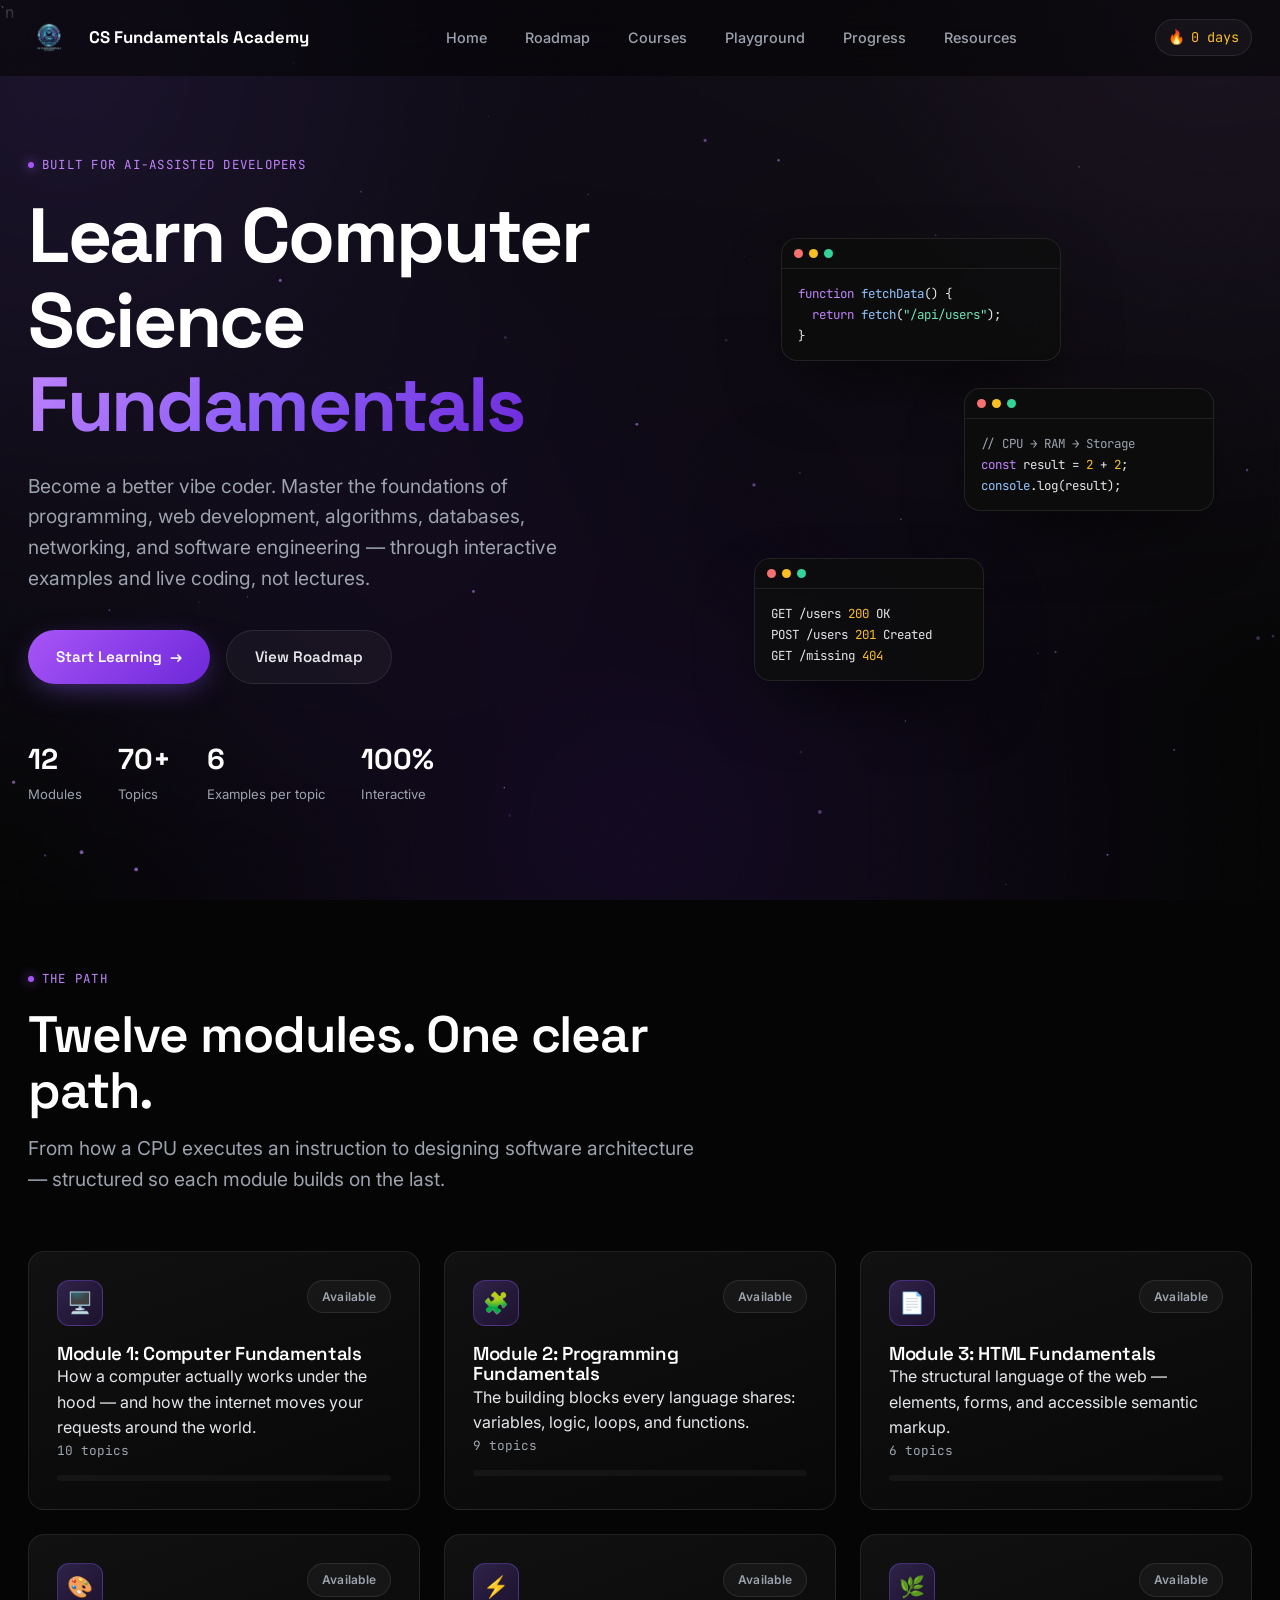
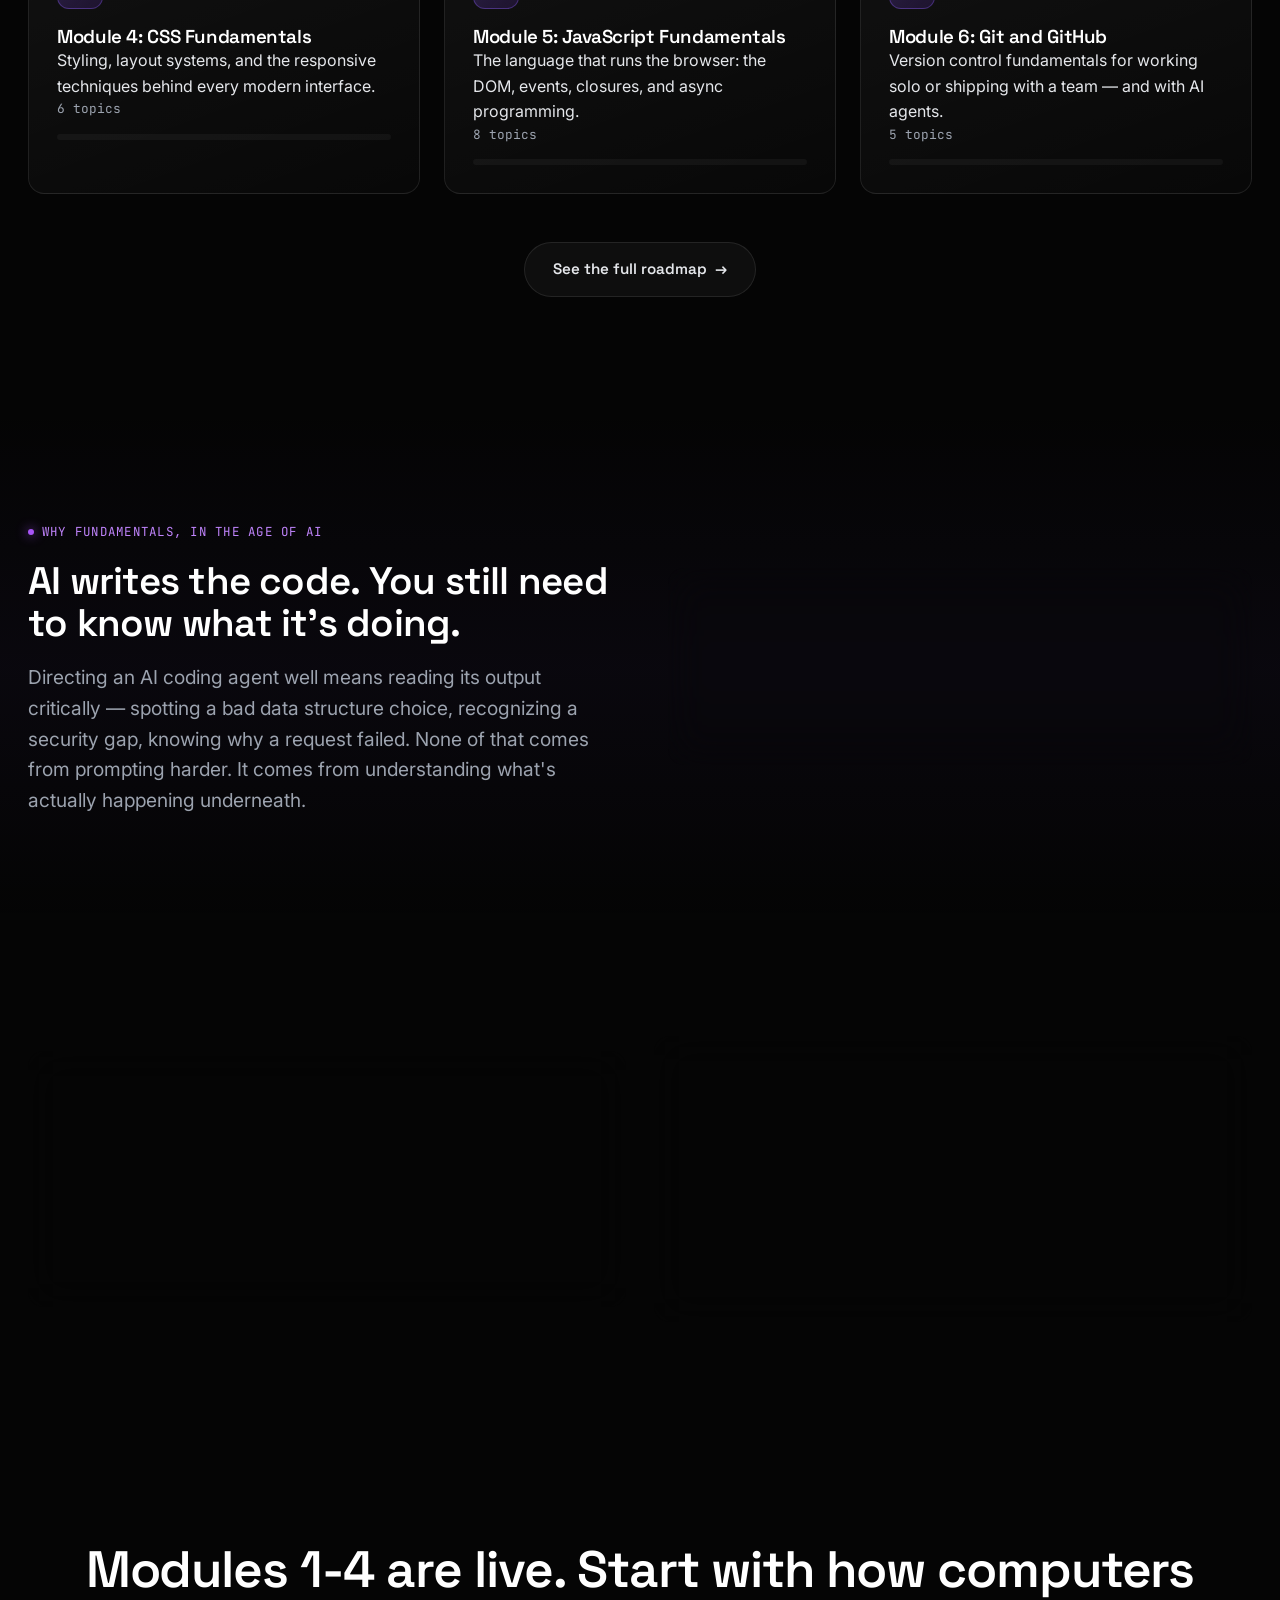
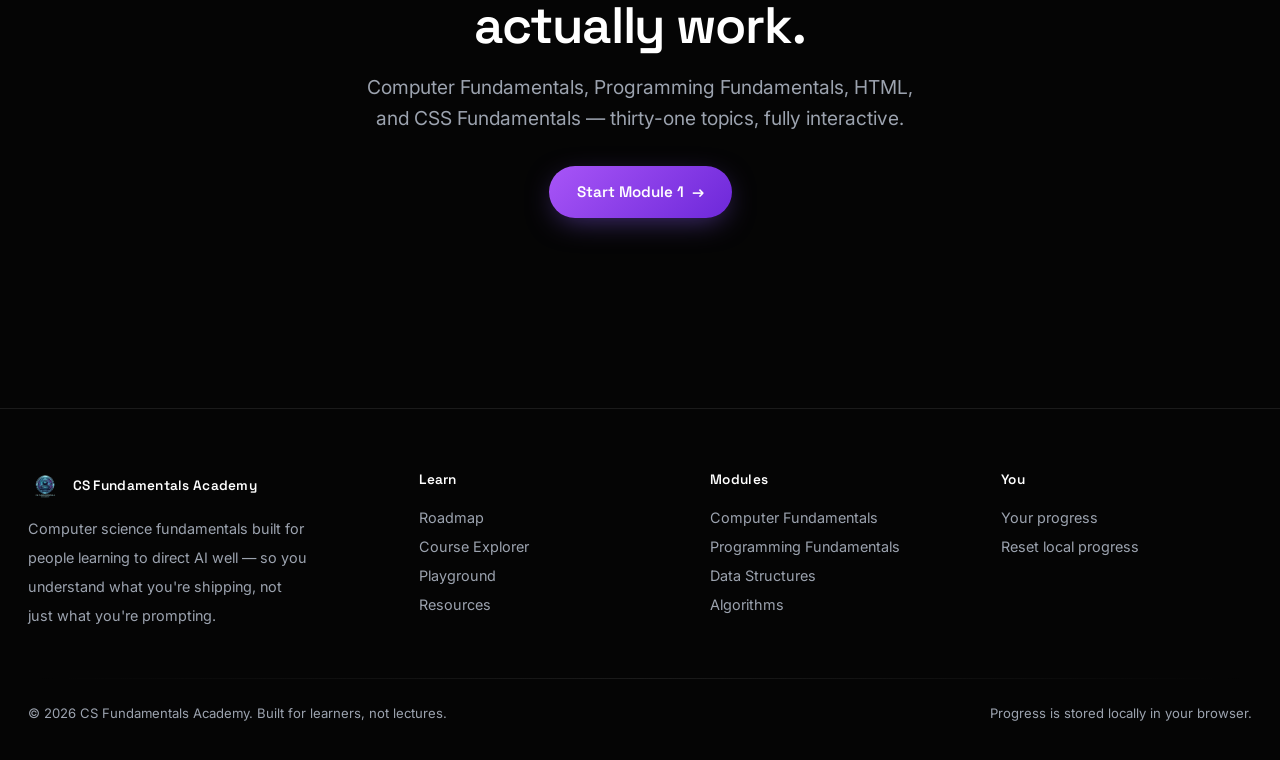
<file: index.html>
<!DOCTYPE html>
<html lang="en">
<head>
  <meta charset="UTF-8">
  <meta name="viewport" content="width=device-width, initial-scale=1.0">
  <title>CS Fundamentals Academy — Learn CS to Become a Better Vibe Coder</title>
  <meta name="description" content="Master computer science fundamentals — how computers work, programming, web dev, data structures, algorithms, and more — through interactive examples built for AI-assisted developers.">
  <link rel="preconnect" href="https://fonts.googleapis.com">
  <link rel="stylesheet" href="css/main.css">
  <link rel="stylesheet" href="css/components.css">
<link rel="icon" type="image/png" href="assets/logo.png">`n</head>
<body data-root="">
  <a href="#main" class="skip-link">Skip to content</a>
  <div class="bg-mesh"></div>
  <canvas id="particles"></canvas>
  <div class="grain"></div>

  <div id="site-nav"></div>

  <main id="main">
    <!-- HERO -->
    <section class="hero">
      <div class="container hero-grid">
        <div>
          <span class="eyebrow">Built for AI-assisted developers</span>
          <h1 class="text-display">
            Learn Computer Science<br>
            <span class="text-gradient">Fundamentals</span>
          </h1>
          <p class="text-lead" style="margin-top:24px; max-width: 540px;">
            Become a better vibe coder. Master the foundations of programming, web development, algorithms, databases, networking, and software engineering — through interactive examples and live coding, not lectures.
          </p>
          <div class="hero-cta-row">
            <a href="pages/courses.html" class="btn btn-primary">Start Learning <span aria-hidden="true">→</span></a>
            <a href="pages/roadmap.html" class="btn btn-ghost">View Roadmap</a>
          </div>
          <div class="hero-stats">
            <div>
              <div class="hero-stat-num">12</div>
              <div class="hero-stat-label">Modules</div>
            </div>
            <div>
              <div class="hero-stat-num">70+</div>
              <div class="hero-stat-label">Topics</div>
            </div>
            <div>
              <div class="hero-stat-num">6</div>
              <div class="hero-stat-label">Examples per topic</div>
            </div>
            <div>
              <div class="hero-stat-num">100%</div>
              <div class="hero-stat-label">Interactive</div>
            </div>
          </div>
        </div>

        <div class="code-float-stage" aria-hidden="true">
          <div class="code-float-card c1">
            <div class="cf-bar">
              <span class="cf-dot" style="background:#F87171;"></span>
              <span class="cf-dot" style="background:#FBBF24;"></span>
              <span class="cf-dot" style="background:#34D399;"></span>
            </div>
            <div class="cf-body"><span class="tok-kw">function</span> <span class="tok-fn">fetchData</span>() {<br>&nbsp;&nbsp;<span class="tok-kw">return</span> <span class="tok-fn">fetch</span>(<span class="tok-str">"/api/users"</span>);<br>}</div>
          </div>
          <div class="code-float-card c2">
            <div class="cf-bar">
              <span class="cf-dot" style="background:#F87171;"></span>
              <span class="cf-dot" style="background:#FBBF24;"></span>
              <span class="cf-dot" style="background:#34D399;"></span>
            </div>
            <div class="cf-body"><span class="tok-cm">// CPU → RAM → Storage</span><br><span class="tok-kw">const</span> result = <span class="tok-num">2</span> + <span class="tok-num">2</span>;<br><span class="tok-fn">console</span>.log(result);</div>
          </div>
          <div class="code-float-card c3">
            <div class="cf-bar">
              <span class="cf-dot" style="background:#F87171;"></span>
              <span class="cf-dot" style="background:#FBBF24;"></span>
              <span class="cf-dot" style="background:#34D399;"></span>
            </div>
            <div class="cf-body">GET /users <span class="tok-num">200</span> OK<br>POST /users <span class="tok-num">201</span> Created<br>GET /missing <span class="tok-num">404</span></div>
          </div>
        </div>
      </div>
    </section>

    <!-- ROADMAP PREVIEW -->
    <section class="section">
      <div class="container">
        <div class="section-head reveal">
          <span class="eyebrow">The path</span>
          <h2 class="text-h1">Twelve modules. One clear path.</h2>
          <p class="text-lead" style="margin-top:14px;">From how a CPU executes an instruction to designing software architecture — structured so each module builds on the last.</p>
        </div>

        <div class="module-grid" id="home-module-preview"></div>

        <div style="text-align:center; margin-top:48px;">
          <a href="pages/roadmap.html" class="btn btn-ghost">See the full roadmap <span aria-hidden="true">→</span></a>
        </div>
      </div>
    </section>

    <!-- WHY THIS MATTERS FOR VIBE CODING -->
    <section class="section" style="background:linear-gradient(180deg, transparent, rgba(139,92,246,0.04), transparent);">
      <div class="container">
        <div class="grid home-split-grid home-split-grid-wide">
          <div class="reveal">
            <span class="eyebrow">Why fundamentals, in the age of AI</span>
            <h2 class="text-h2">AI writes the code. You still need to know what it's doing.</h2>
            <p class="text-lead" style="margin-top:18px;">
              Directing an AI coding agent well means reading its output critically — spotting a bad data structure choice, recognizing a security gap, knowing why a request failed. None of that comes from prompting harder. It comes from understanding what's actually happening underneath.
            </p>
          </div>
          <div class="glass card reveal" style="padding:36px;">
            <div class="text-mono" style="color:var(--text-2); margin-bottom:10px;">terminal</div>
            <div class="code-block" style="border:none; background:transparent;">
              <pre style="padding:0;"><span class="tok-cm"># Your AI agent just ran this. Do you know why?</span>
<span class="tok-fn">npm</span> install lodash
<span class="tok-fn">git</span> commit -m <span class="tok-str">"fix: race condition in async handler"</span>
<span class="tok-fn">curl</span> -X POST https://api.example.com/users</pre>
            </div>
          </div>
        </div>
      </div>
    </section>

    <!-- PLAYGROUND + PROGRESS PREVIEW -->
    <section class="section">
      <div class="container">
        <div class="grid home-split-grid home-split-grid-compact">
          <div class="glass card reveal">
            <span class="eyebrow">Interactive Playground</span>
            <h3 class="text-h3" style="margin-bottom:14px;">Write code. See it run. Instantly.</h3>
            <p style="color:var(--text-2); margin-bottom:22px;">A live HTML/CSS/JS editor with instant preview, plus a terminal simulator for practicing real commands risk-free.</p>
            <a href="pages/playground.html" class="btn btn-primary btn-sm">Open Playground</a>
          </div>
          <div class="glass card reveal">
            <span class="eyebrow">Progress Dashboard</span>
            <h3 class="text-h3" style="margin-bottom:14px;">XP, streaks, and badges that actually track learning.</h3>
            <p style="color:var(--text-2); margin-bottom:22px;">Every lesson, exercise, and quiz feeds a real progress system — stored right in your browser.</p>
            <a href="pages/progress.html" class="btn btn-ghost btn-sm">View Your Progress</a>
          </div>
        </div>
      </div>
    </section>

    <!-- FINAL CTA -->
    <section class="section" style="text-align:center;">
      <div class="container">
        <div class="reveal">
          <h2 class="text-h1">Modules 1-4 are live. Start with how computers actually work.</h2>
          <p class="text-lead" style="margin: 18px auto 32px; max-width: 560px;">Computer Fundamentals, Programming Fundamentals, HTML, and CSS Fundamentals — thirty-one topics, fully interactive.</p>
          <a href="pages/topic.html?id=how-computers-work" class="btn btn-primary">Start Module 1 <span aria-hidden="true">→</span></a>
        </div>
      </div>
    </section>
  </main>

  <div id="site-footer"></div>

  <script src="js/modules-data.js"></script>
  <script src="js/topics-module1.js"></script>
  <script src="js/topics-module2.js"></script>
  <script src="js/topics-module3.js"></script>
  <script src="js/topics-module4.js"></script>
  <script src="js/topics-module5.js"></script>
  <script src="js/topics-module6.js"></script>
  <script src="js/topics-module7.js"></script>
  <script src="js/topics-module8.js"></script>
  <script src="js/topics-module9.js"></script>
  <script src="js/topics-module10.js"></script>
  <script src="js/topics-module11.js"></script>
  <script src="js/topics-module12.js"></script>
  <script src="js/topics-module13.js"></script>
  <script src="js/topics-module14.js"></script>
  <script src="js/topics-module15.js"></script>
  <script src="js/topics-module16.js"></script>
  <script src="js/topics-module17.js"></script>
  <script src="js/topics-module18.js"></script>
  <script src="js/topics-module19.js"></script>
  <script src="js/topics-module20.js"></script>
  <script src="js/topics-module21.js"></script>
  <script src="js/topics-module22.js"></script>
  <script src="js/topics-module23.js"></script>
  <script src="js/topics-module24.js"></script>
  <script src="js/topics-module25.js"></script>
  <script src="js/topics-module26.js"></script>
  <script src="js/topics-module27.js"></script>
  <script src="js/topics-module28.js"></script>
  <script src="js/topics-module29.js"></script>
  <script src="js/topics-module30.js"></script>
  <script src="js/topics-module31.js"></script>
  <script src="js/topics-module32.js"></script>
  <script src="js/topics-module33.js"></script>
  <script src="js/topics-module34.js"></script>
  <script src="js/topics-module35.js"></script>
  <script src="js/topics-module36.js"></script>
  <script src="js/topics-module37.js"></script>
  <script src="js/topics-module38.js"></script>
  <script src="js/topics-module39.js"></script>
  <script src="js/topics-module40.js"></script>
  <script src="js/topics-module41.js"></script>
  <script src="js/topics-module42.js"></script>
  <script src="js/topics-module43.js"></script>
  <script src="js/topics-module44.js"></script>
  <script src="js/topics-module45.js"></script>
  <script src="js/topics-module46.js"></script>
  <script src="js/topics-module47.js"></script>
  <script src="js/topics-module48.js"></script>
  <script src="js/topics-module49.js"></script>
  <script src="js/topics-module50.js"></script>
  <script src="js/topics-module51.js"></script>
  <script src="js/topics-module52.js"></script>
  <script src="js/topics-module53.js"></script>
  <script src="js/topics-module54.js"></script>
  <script src="js/topics-module55.js"></script>
  <script src="js/topics-module56.js"></script>
  <script src="js/topics-module57.js"></script>
  <script src="js/topics-module58.js"></script>
  <script src="js/topics-module59.js"></script>
  <script src="js/topics-module60.js"></script>
  <script src="js/topics-module61.js"></script>
  <script src="js/topics-module62.js"></script>
  <script src="js/topics-module63.js"></script>
  <script src="js/topics-module64.js"></script>
  <script src="js/topics-module65.js"></script>
  <script src="js/topics-spec1.js"></script>
  <script src="js/topics-spec2.js"></script>
  <script src="js/topics-spec3.js"></script>
  <script src="js/topics-spec4.js"></script>
  <script src="js/topics-spec5.js"></script>
  <script src="js/topics-spec6.js"></script>
  <script src="js/topics-spec7.js"></script>
  <script src="js/topics-spec8.js"></script>
  <script src="js/topics-spec9.js"></script>
  <script src="js/topics-spec10.js"></script>
  <script src="js/topics-spec11.js"></script>
  <script src="js/topics-spec12.js"></script>
  <script src="js/topics-spec13.js"></script>
  <script src="js/topics-spec14.js"></script>
  <script src="js/topics-module13.js"></script>
  <script src="js/topics-module14.js"></script>
  <script src="js/topics-module15.js"></script>
  <script src="js/topics-module16.js"></script>
  <script src="js/topics-module17.js"></script>
  <script src="js/topics-module18.js"></script>
  <script src="js/topics-module19.js"></script>
  <script src="js/topics-module20.js"></script>
  <script src="js/topics-module21.js"></script>
  <script src="js/topics-module22.js"></script>
  <script src="js/topics-module23.js"></script>
  <script src="js/topics-module24.js"></script>
  <script src="js/topics-module25.js"></script>
  <script src="js/topics-module26.js"></script>
  <script src="js/topics-module27.js"></script>
  <script src="js/topics-module28.js"></script>
  <script src="js/topics-module29.js"></script>
  <script src="js/topics-module30.js"></script>
  <script src="js/topics-module31.js"></script>
  <script src="js/topics-module32.js"></script>
  <script src="js/topics-module33.js"></script>
  <script src="js/topics-module34.js"></script>
  <script src="js/topics-module35.js"></script>
  <script src="js/topics-module36.js"></script>
  <script src="js/topics-module37.js"></script>
  <script src="js/topics-module38.js"></script>
  <script src="js/topics-module39.js"></script>
  <script src="js/topics-module40.js"></script>
  <script src="js/topics-module41.js"></script>
  <script src="js/topics-module42.js"></script>
  <script src="js/topics-module43.js"></script>
  <script src="js/topics-module44.js"></script>
  <script src="js/topics-module45.js"></script>
  <script src="js/topics-spec1.js"></script>
  <script src="js/topics-spec2.js"></script>
  <script src="js/topics-spec3.js"></script>
  <script src="js/topics-spec4.js"></script>
  <script src="js/topics-spec5.js"></script>
  <script src="js/topics-spec6.js"></script>
  <script src="js/topics-spec7.js"></script>
  <script src="js/topics-spec8.js"></script>
  <script src="js/topics-spec9.js"></script>
  <script src="js/topics-spec10.js"></script>
  <script src="js/topics-spec11.js"></script>
  <script src="js/topics-spec12.js"></script>
  <script src="js/topics-spec13.js"></script>
  <script src="js/topics-spec14.js"></script>
  <script src="js/topics-module13.js"></script>
  <script src="js/topics-module14.js"></script>
  <script src="js/topics-module15.js"></script>
  <script src="js/topics-module16.js"></script>
  <script src="js/topics-module17.js"></script>
  <script src="js/topics-module18.js"></script>
  <script src="js/topics-module19.js"></script>
  <script src="js/topics-module20.js"></script>
  <script src="js/topics-module21.js"></script>
  <script src="js/topics-module22.js"></script>
  <script src="js/topics-module23.js"></script>
  <script src="js/topics-module24.js"></script>
  <script src="js/topics-module25.js"></script>
  <script src="js/topics-module26.js"></script>
  <script src="js/topics-module27.js"></script>
  <script src="js/topics-module28.js"></script>
  <script src="js/topics-module29.js"></script>
  <script src="js/topics-module30.js"></script>
  <script src="js/topics-module31.js"></script>
  <script src="js/topics-module32.js"></script>
  <script src="js/topics-module33.js"></script>
  <script src="js/topics-module34.js"></script>
  <script src="js/topics-module35.js"></script>
  <script src="js/topics-module36.js"></script>
  <script src="js/topics-module37.js"></script>
  <script src="js/topics-module38.js"></script>
  <script src="js/topics-module39.js"></script>
  <script src="js/topics-module40.js"></script>
  <script src="js/topics-module41.js"></script>
  <script src="js/topics-module42.js"></script>
  <script src="js/topics-module43.js"></script>
  <script src="js/topics-module44.js"></script>
  <script src="js/topics-module45.js"></script>
  <script src="js/core/models.js"></script>
  <script src="js/core/progress-store.js"></script>
  <script src="js/core/ui-services.js"></script>
  <script src="js/core/site-layout.js"></script>
  <script src="js/core/app.js"></script>
  <script>
    function renderHomeModules() {
      const grid = document.getElementById('home-module-preview');
      const modules = window.CSFA_MODULES.slice(0, 6);
      const builtTopicIds = window.CSFA_TOPICS.map(t => t.id);
      grid.innerHTML = modules.map(m => {
        const isBuilt = m.topics.some(topicId => builtTopicIds.includes(topicId));
        const pct = isBuilt ? Math.round((window.CSFA ? window.CSFA.moduleCompletion(m.num) : 0) * 100) : 0;
        return `
        <a href="${isBuilt ? 'pages/courses.html#' + m.id : 'pages/roadmap.html'}" class="card reveal" style="display:block;">
          <div class="module-card-top">
            <div class="module-icon">${m.icon}</div>
            <span class="badge">${isBuilt ? 'Available' : 'Coming soon'}</span>
          </div>
          <h3>Module ${m.num}: ${m.name}</h3>
          <p>${m.description}</p>
          <div class="module-topic-count">${m.topics.length} topics</div>
          <div class="progress-bar-track"><div class="progress-bar-fill" style="width:${pct}%"></div></div>
        </a>`;
      }).join('');
    }
    document.addEventListener('csfa:layout-ready', renderHomeModules);
  </script>
</body>
</html>
</file>
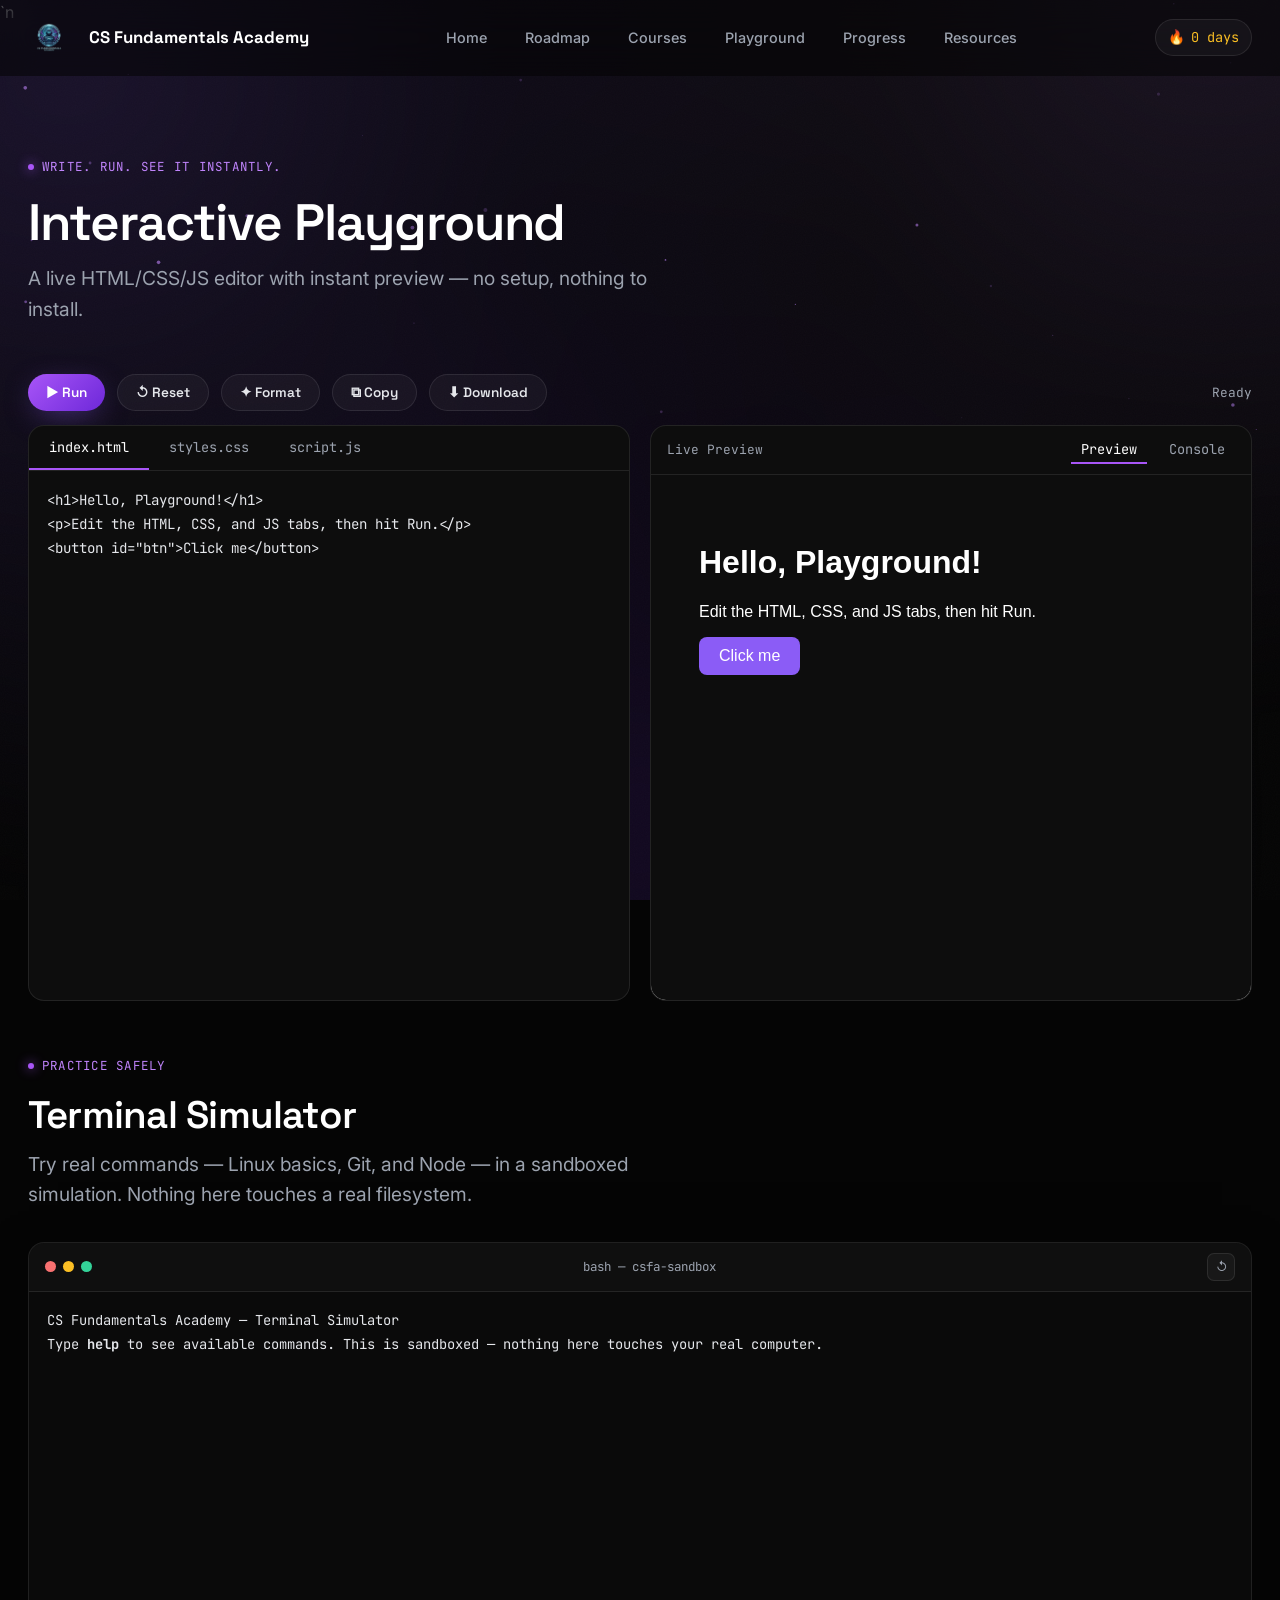
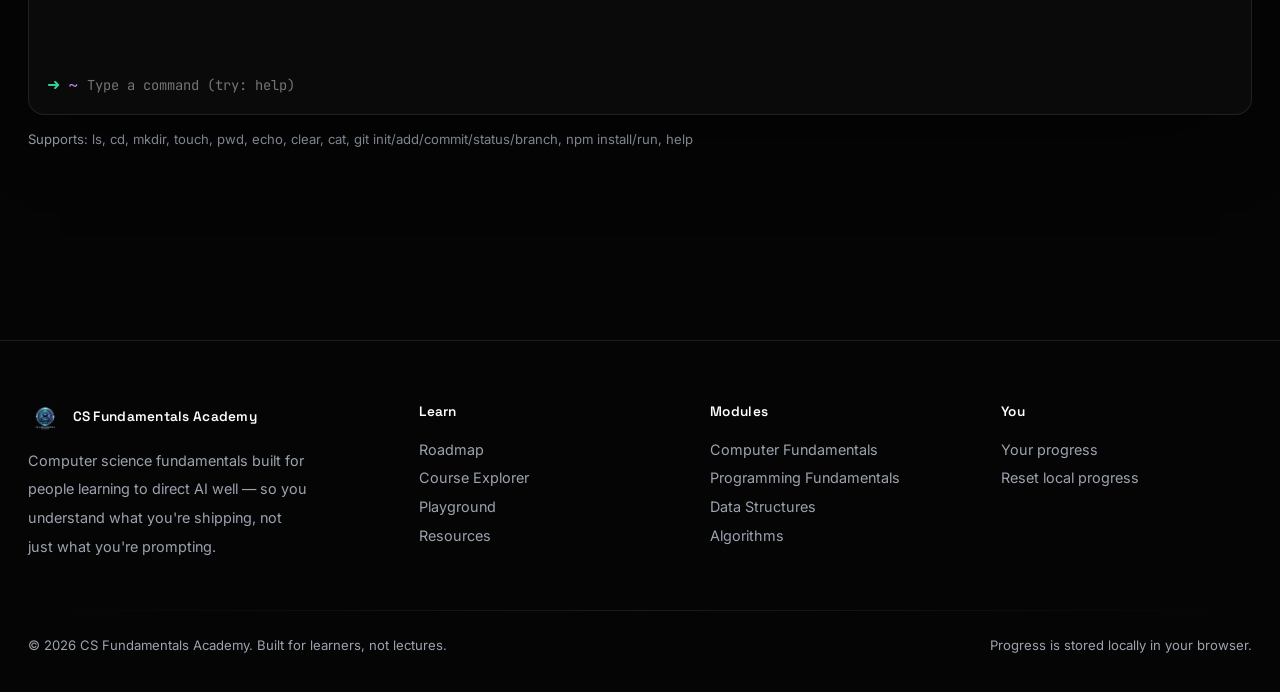
<file: pages/playground.html>
<!DOCTYPE html>
<html lang="en">
<head>
  <meta charset="UTF-8">
  <meta name="viewport" content="width=device-width, initial-scale=1.0">
  <title>Playground — CS Fundamentals Academy</title>
  <meta name="description" content="A live HTML/CSS/JS code playground and terminal simulator.">
  <link rel="stylesheet" href="../css/main.css">
  <link rel="stylesheet" href="../css/components.css">
<link rel="icon" type="image/png" href="../assets/logo.png">`n</head>
<body data-root="../">
  <a href="#main" class="skip-link">Skip to content</a>
  <div class="bg-mesh"></div>
  <canvas id="particles"></canvas>
  <div class="grain"></div>

  <div id="site-nav"></div>

  <main id="main">
    <section class="section" style="padding-top: calc(var(--nav-h) + 50px); padding-bottom: 50px;">
      <div class="container">
        <div class="section-head reveal" style="margin-bottom:36px;">
          <span class="eyebrow">Write. Run. See it instantly.</span>
          <h1 class="text-h1">Interactive Playground</h1>
          <p class="text-lead" style="margin-top:12px; max-width:640px;">A live HTML/CSS/JS editor with instant preview — no setup, nothing to install.</p>
        </div>

        <div class="pg-toolbar">
          <div class="flex gap-sm" style="flex-wrap:wrap;">
            <button class="btn btn-primary btn-sm" id="run-btn">▶ Run</button>
            <button class="btn btn-ghost btn-sm" id="reset-btn">↺ Reset</button>
            <button class="btn btn-ghost btn-sm" id="format-btn">✦ Format</button>
            <button class="btn btn-ghost btn-sm" id="copy-btn">⧉ Copy</button>
            <button class="btn btn-ghost btn-sm" id="download-btn">⬇ Download</button>
          </div>
          <span class="text-mono" style="color:var(--text-2); font-size:0.8rem;" id="run-status">Ready</span>
        </div>

        <div class="pg-layout">
          <div class="pg-editor-pane">
            <div class="pg-tabs">
              <button class="pg-tab is-active" data-tab="html">index.html</button>
              <button class="pg-tab" data-tab="css">styles.css</button>
              <button class="pg-tab" data-tab="js">script.js</button>
            </div>
            <div class="pg-editor-area">
              <textarea class="pg-textarea" id="editor-html" spellcheck="false"></textarea>
              <textarea class="pg-textarea" id="editor-css" spellcheck="false" hidden></textarea>
              <textarea class="pg-textarea" id="editor-js" spellcheck="false" hidden></textarea>
            </div>
          </div>

          <div class="pg-output-pane">
            <div class="pg-output-bar">
              <span>Live Preview</span>
              <div class="flex gap-sm">
                <button class="pg-tab" id="show-preview" style="border-bottom-color: var(--primary-2); color:var(--text-0); padding:4px 10px;">Preview</button>
                <button class="pg-tab" id="show-console" style="padding:4px 10px;">Console</button>
              </div>
            </div>
            <iframe class="pg-iframe" id="preview-frame" title="Live preview" sandbox="allow-scripts allow-modals"></iframe>
            <div class="pg-console" id="console-output" hidden></div>
          </div>
        </div>
      </div>
    </section>

    <!-- TERMINAL SIMULATOR -->
    <section class="section" style="padding-top:0;">
      <div class="container">
        <div class="section-head reveal" style="margin-bottom:32px;">
          <span class="eyebrow">Practice safely</span>
          <h2 class="text-h2">Terminal Simulator</h2>
          <p class="text-lead" style="margin-top:12px; max-width:640px;">Try real commands — Linux basics, Git, and Node — in a sandboxed simulation. Nothing here touches a real filesystem.</p>
        </div>

        <div class="terminal-frame reveal">
          <div class="terminal-bar">
            <div class="terminal-dots">
              <span class="terminal-dot" style="background:#F87171;"></span>
              <span class="terminal-dot" style="background:#FBBF24;"></span>
              <span class="terminal-dot" style="background:#34D399;"></span>
            </div>
            <span class="terminal-title">bash — csfa-sandbox</span>
            <button class="icon-btn" id="terminal-reset" title="Reset terminal">↺</button>
          </div>
          <div class="terminal-body" id="terminal-body"></div>
          <div style="padding: 0 18px 16px;">
            <div class="term-input-row">
              <span class="term-prompt">➜</span> <span class="term-path">~</span>
              <input type="text" class="term-input" id="terminal-input" placeholder="Type a command (try: help)" autocomplete="off" spellcheck="false">
            </div>
          </div>
        </div>
        <p class="term-help-text">Supports: ls, cd, mkdir, touch, pwd, echo, clear, cat, git init/add/commit/status/branch, npm install/run, help</p>
      </div>
    </section>
  </main>

  <div id="site-footer"></div>

  <script src="../js/modules-data.js"></script>
  <script src="../js/topics-module1.js"></script>
  <script src="../js/topics-module2.js"></script>
  <script src="../js/topics-module3.js"></script>
  <script src="../js/topics-module4.js"></script>
  <script src="../js/topics-module5.js"></script>
  <script src="../js/topics-module6.js"></script>
  <script src="../js/topics-module7.js"></script>
  <script src="../js/topics-module8.js"></script>
  <script src="../js/topics-module9.js"></script>
  <script src="../js/topics-module10.js"></script>
  <script src="../js/topics-module11.js"></script>
  <script src="../js/topics-module12.js"></script>
  <script src="../js/topics-module13.js"></script>
  <script src="../js/topics-module14.js"></script>
  <script src="../js/topics-module15.js"></script>
  <script src="../js/topics-module16.js"></script>
  <script src="../js/topics-module17.js"></script>
  <script src="../js/topics-module18.js"></script>
  <script src="../js/topics-module19.js"></script>
  <script src="../js/topics-module20.js"></script>
  <script src="../js/topics-module21.js"></script>
  <script src="../js/topics-module22.js"></script>
  <script src="../js/topics-module23.js"></script>
  <script src="../js/topics-module24.js"></script>
  <script src="../js/topics-module25.js"></script>
  <script src="../js/topics-module26.js"></script>
  <script src="../js/topics-module27.js"></script>
  <script src="../js/topics-module28.js"></script>
  <script src="../js/topics-module29.js"></script>
  <script src="../js/topics-module30.js"></script>
  <script src="../js/topics-module31.js"></script>
  <script src="../js/topics-module32.js"></script>
  <script src="../js/topics-module33.js"></script>
  <script src="../js/topics-module34.js"></script>
  <script src="../js/topics-module35.js"></script>
  <script src="../js/topics-module36.js"></script>
  <script src="../js/topics-module37.js"></script>
  <script src="../js/topics-module38.js"></script>
  <script src="../js/topics-module39.js"></script>
  <script src="../js/topics-module40.js"></script>
  <script src="../js/topics-module41.js"></script>
  <script src="../js/topics-module42.js"></script>
  <script src="../js/topics-module43.js"></script>
  <script src="../js/topics-module44.js"></script>
  <script src="../js/topics-module45.js"></script>
  <script src="../js/topics-module46.js"></script>
  <script src="../js/topics-module47.js"></script>
  <script src="../js/topics-module48.js"></script>
  <script src="../js/topics-module49.js"></script>
  <script src="../js/topics-module50.js"></script>
  <script src="../js/topics-module51.js"></script>
  <script src="../js/topics-module52.js"></script>
  <script src="../js/topics-module53.js"></script>
  <script src="../js/topics-module54.js"></script>
  <script src="../js/topics-module55.js"></script>
  <script src="../js/topics-module56.js"></script>
  <script src="../js/topics-module57.js"></script>
  <script src="../js/topics-module58.js"></script>
  <script src="../js/topics-module59.js"></script>
  <script src="../js/topics-module60.js"></script>
  <script src="../js/topics-module61.js"></script>
  <script src="../js/topics-module62.js"></script>
  <script src="../js/topics-module63.js"></script>
  <script src="../js/topics-module64.js"></script>
  <script src="../js/topics-module65.js"></script>
  <script src="../js/topics-spec1.js"></script>
  <script src="../js/topics-spec2.js"></script>
  <script src="../js/topics-spec3.js"></script>
  <script src="../js/topics-spec4.js"></script>
  <script src="../js/topics-spec5.js"></script>
  <script src="../js/topics-spec6.js"></script>
  <script src="../js/topics-spec7.js"></script>
  <script src="../js/topics-spec8.js"></script>
  <script src="../js/topics-spec9.js"></script>
  <script src="../js/topics-spec10.js"></script>
  <script src="../js/topics-spec11.js"></script>
  <script src="../js/topics-spec12.js"></script>
  <script src="../js/topics-spec13.js"></script>
  <script src="../js/topics-spec14.js"></script>
  <script src="../js/topics-module13.js"></script>
  <script src="../js/topics-module14.js"></script>
  <script src="../js/topics-module15.js"></script>
  <script src="../js/topics-module16.js"></script>
  <script src="../js/topics-module17.js"></script>
  <script src="../js/topics-module18.js"></script>
  <script src="../js/topics-module19.js"></script>
  <script src="../js/topics-module20.js"></script>
  <script src="../js/topics-module21.js"></script>
  <script src="../js/topics-module22.js"></script>
  <script src="../js/topics-module23.js"></script>
  <script src="../js/topics-module24.js"></script>
  <script src="../js/topics-module25.js"></script>
  <script src="../js/topics-module26.js"></script>
  <script src="../js/topics-module27.js"></script>
  <script src="../js/topics-module28.js"></script>
  <script src="../js/topics-module29.js"></script>
  <script src="../js/topics-module30.js"></script>
  <script src="../js/topics-module31.js"></script>
  <script src="../js/topics-module32.js"></script>
  <script src="../js/topics-module33.js"></script>
  <script src="../js/topics-module34.js"></script>
  <script src="../js/topics-module35.js"></script>
  <script src="../js/topics-module36.js"></script>
  <script src="../js/topics-module37.js"></script>
  <script src="../js/topics-module38.js"></script>
  <script src="../js/topics-module39.js"></script>
  <script src="../js/topics-module40.js"></script>
  <script src="../js/topics-module41.js"></script>
  <script src="../js/topics-module42.js"></script>
  <script src="../js/topics-module43.js"></script>
  <script src="../js/topics-module44.js"></script>
  <script src="../js/topics-module45.js"></script>
  <script src="../js/topics-spec1.js"></script>
  <script src="../js/topics-spec2.js"></script>
  <script src="../js/topics-spec3.js"></script>
  <script src="../js/topics-spec4.js"></script>
  <script src="../js/topics-spec5.js"></script>
  <script src="../js/topics-spec6.js"></script>
  <script src="../js/topics-spec7.js"></script>
  <script src="../js/topics-spec8.js"></script>
  <script src="../js/topics-spec9.js"></script>
  <script src="../js/topics-spec10.js"></script>
  <script src="../js/topics-spec11.js"></script>
  <script src="../js/topics-spec12.js"></script>
  <script src="../js/topics-spec13.js"></script>
  <script src="../js/topics-spec14.js"></script>
  <script src="../js/topics-module13.js"></script>
  <script src="../js/topics-module14.js"></script>
  <script src="../js/topics-module15.js"></script>
  <script src="../js/topics-module16.js"></script>
  <script src="../js/topics-module17.js"></script>
  <script src="../js/topics-module18.js"></script>
  <script src="../js/topics-module19.js"></script>
  <script src="../js/topics-module20.js"></script>
  <script src="../js/topics-module21.js"></script>
  <script src="../js/topics-module22.js"></script>
  <script src="../js/topics-module23.js"></script>
  <script src="../js/topics-module24.js"></script>
  <script src="../js/topics-module25.js"></script>
  <script src="../js/topics-module26.js"></script>
  <script src="../js/topics-module27.js"></script>
  <script src="../js/topics-module28.js"></script>
  <script src="../js/topics-module29.js"></script>
  <script src="../js/topics-module30.js"></script>
  <script src="../js/topics-module31.js"></script>
  <script src="../js/topics-module32.js"></script>
  <script src="../js/topics-module33.js"></script>
  <script src="../js/topics-module34.js"></script>
  <script src="../js/topics-module35.js"></script>
  <script src="../js/topics-module36.js"></script>
  <script src="../js/topics-module37.js"></script>
  <script src="../js/topics-module38.js"></script>
  <script src="../js/topics-module39.js"></script>
  <script src="../js/topics-module40.js"></script>
  <script src="../js/topics-module41.js"></script>
  <script src="../js/topics-module42.js"></script>
  <script src="../js/topics-module43.js"></script>
  <script src="../js/topics-module44.js"></script>
  <script src="../js/topics-module45.js"></script>
  <script src="../js/core/models.js"></script>
  <script src="../js/core/progress-store.js"></script>
  <script src="../js/core/ui-services.js"></script>
  <script src="../js/core/site-layout.js"></script>
  <script src="../js/core/app.js"></script>
  <script src="../js/core/code-playground.js"></script>
  <script src="../js/core/virtual-file-system.js"></script>
  <script src="../js/core/terminal-emulator.js"></script>
</body>
</html>
</file>
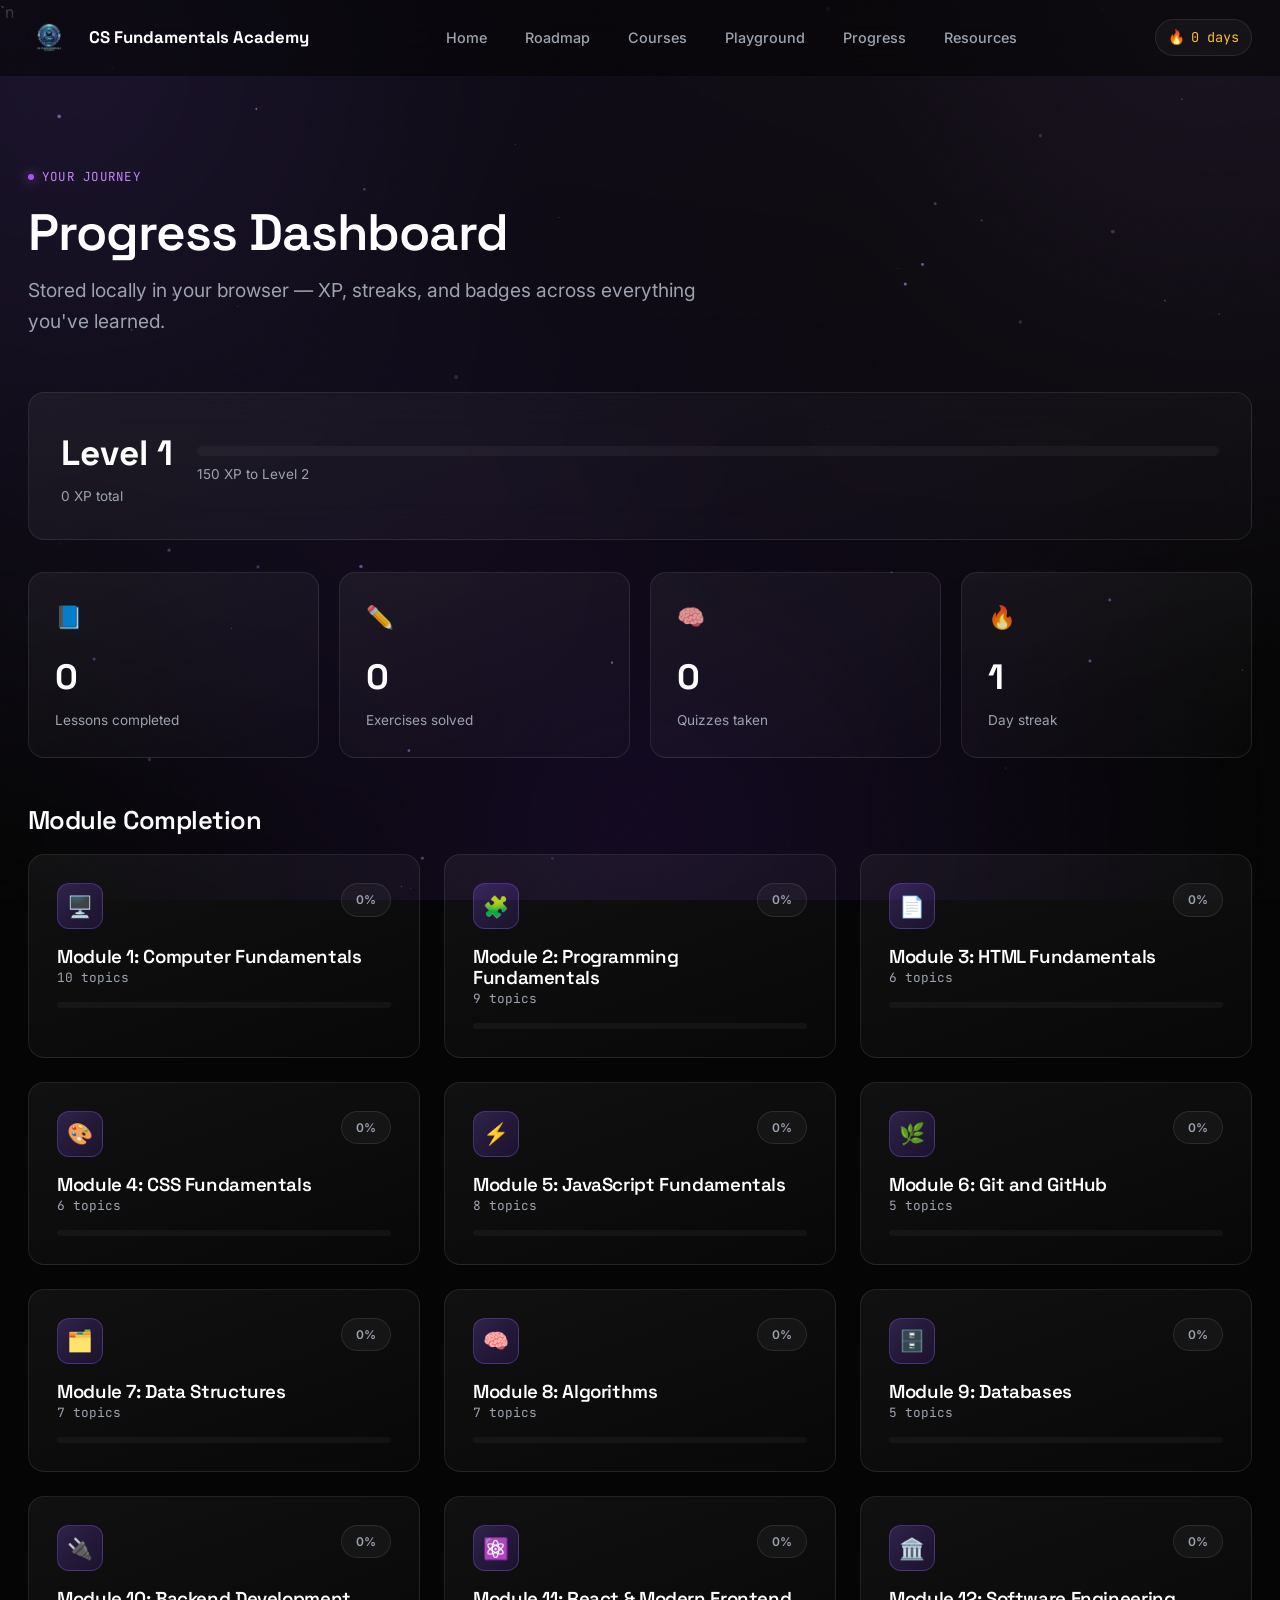
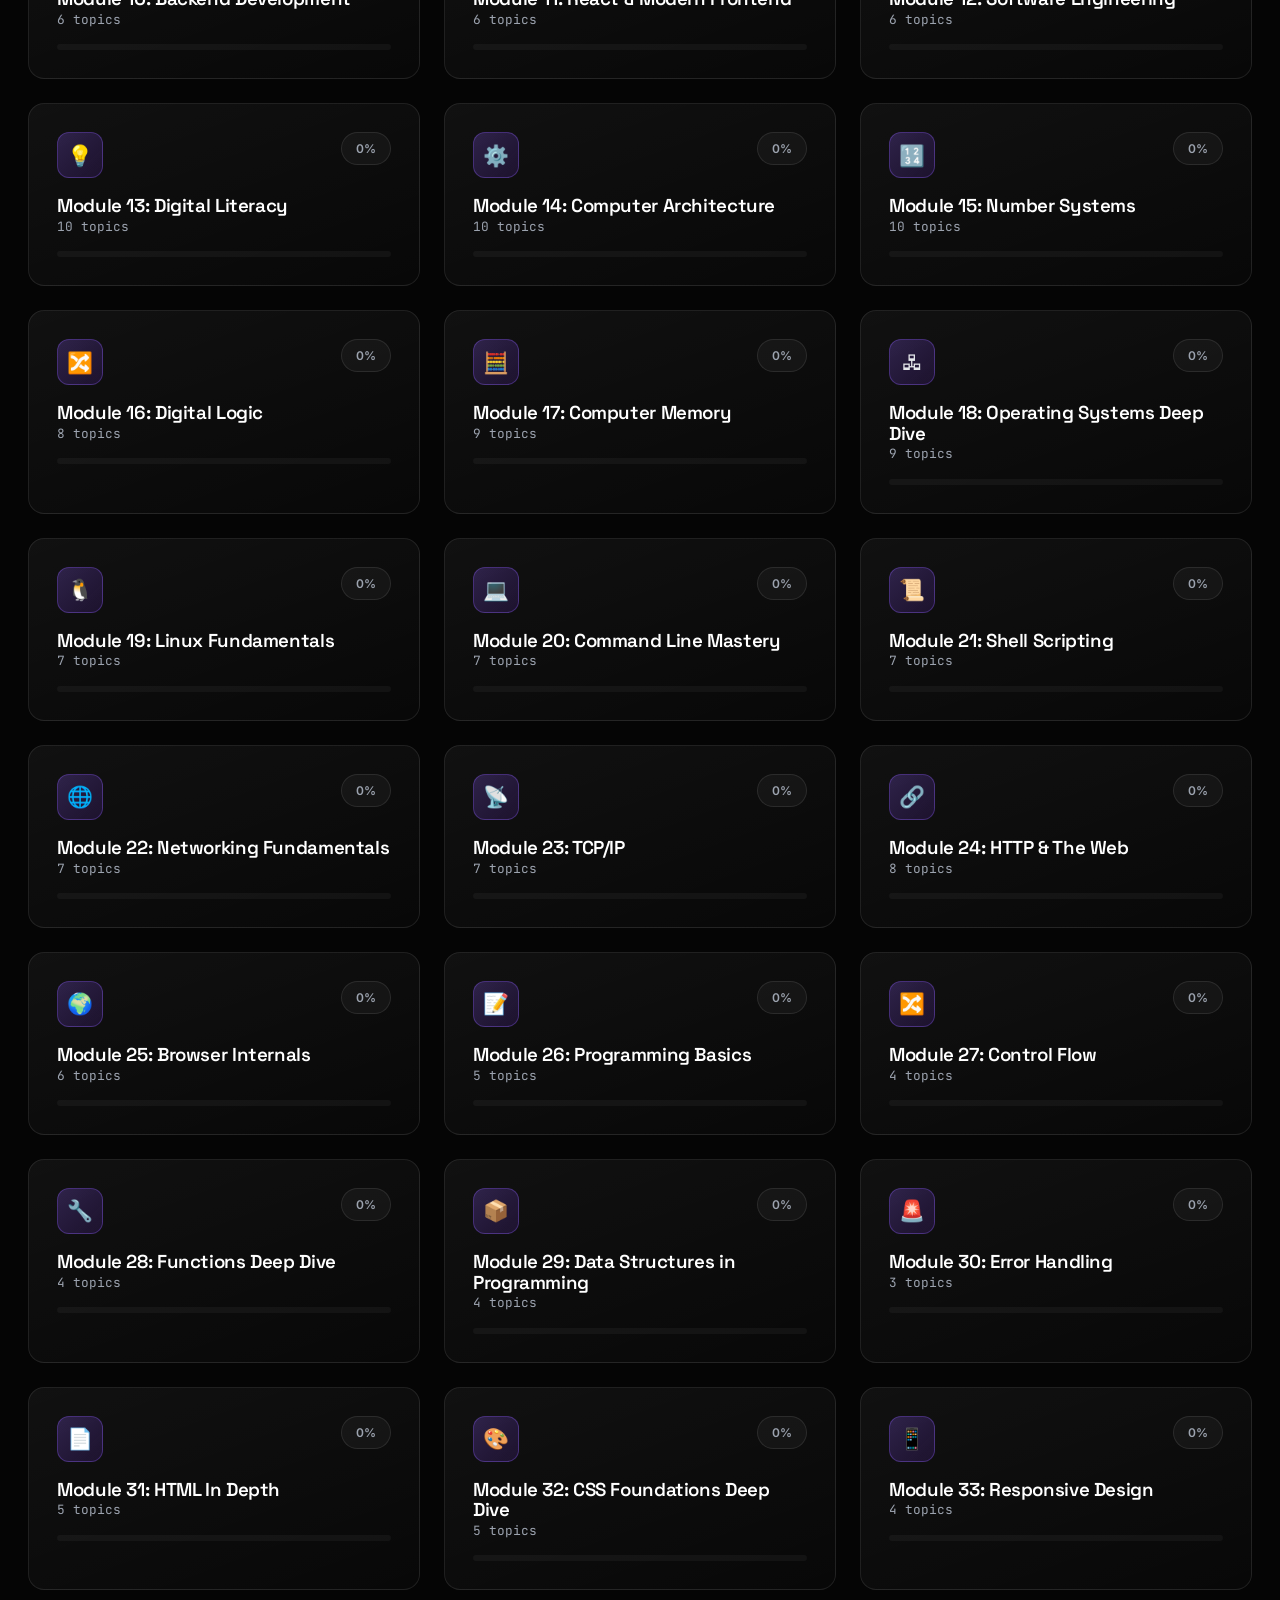
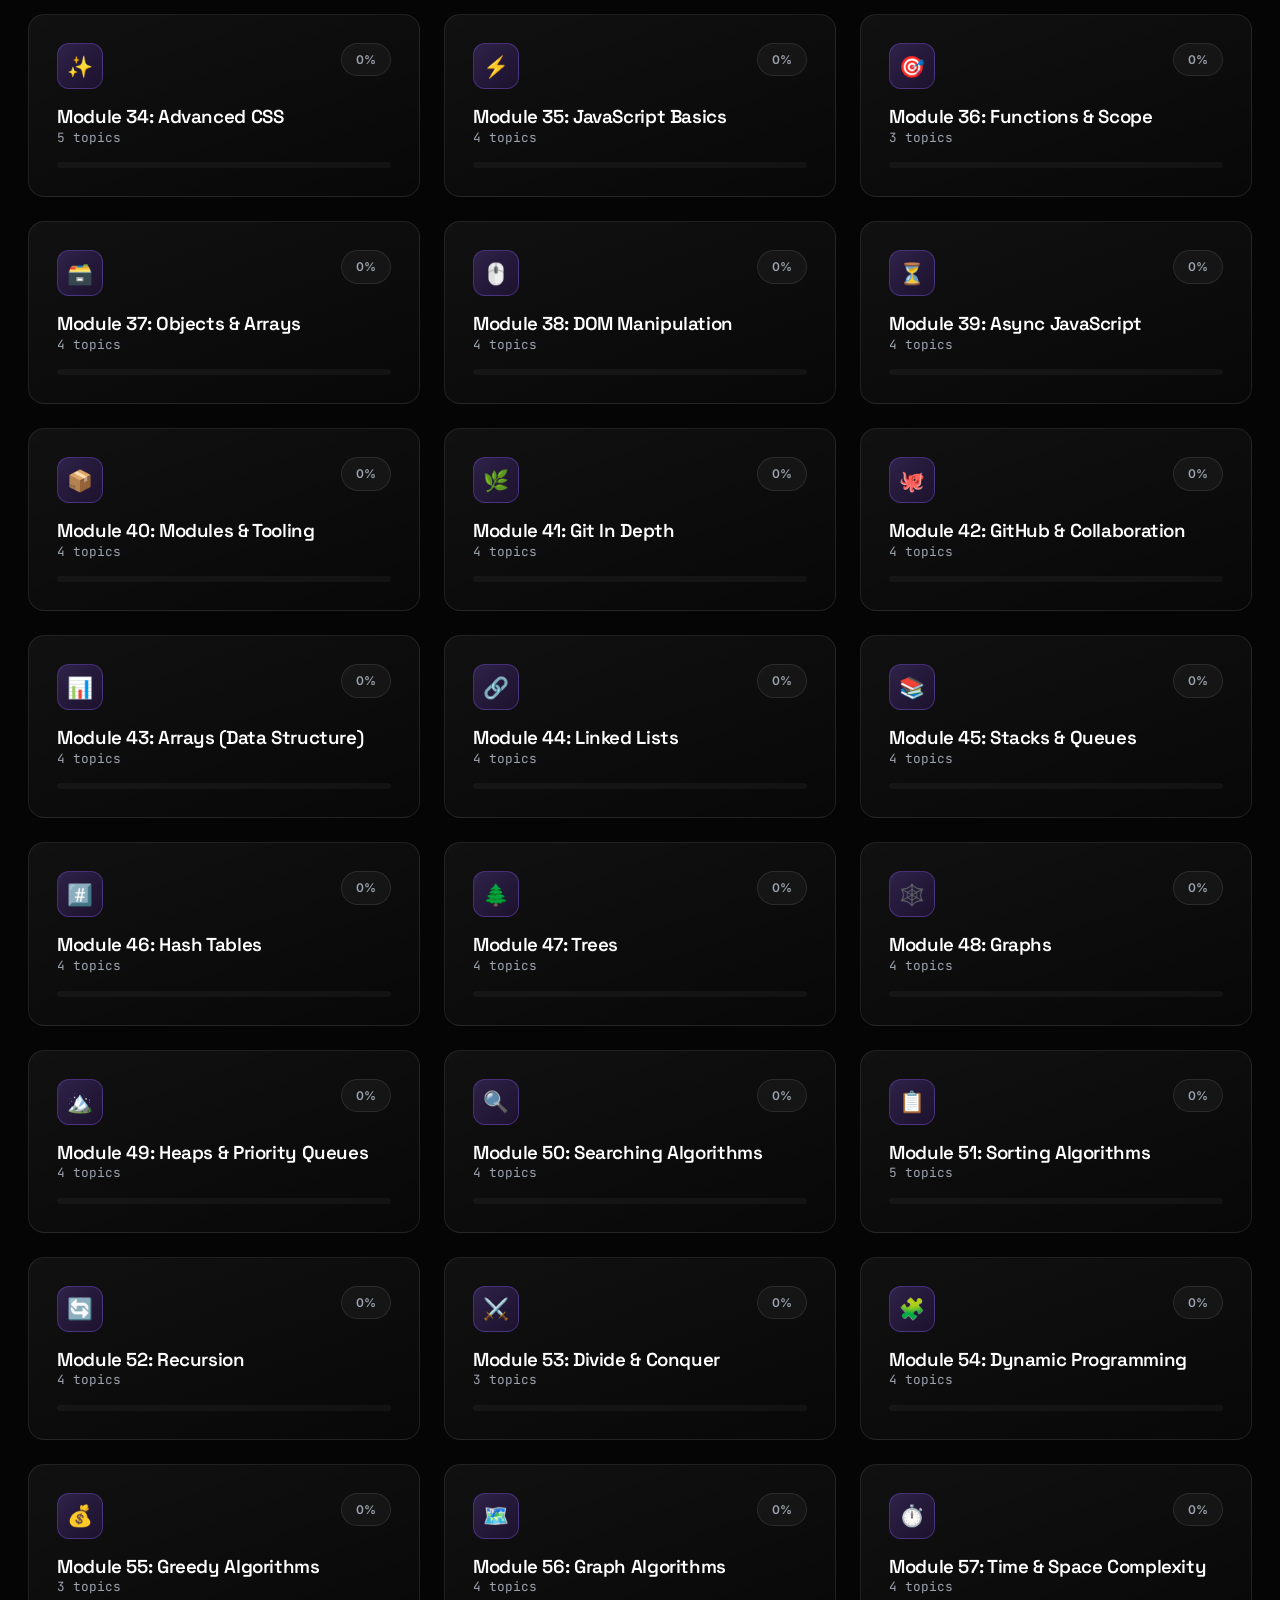
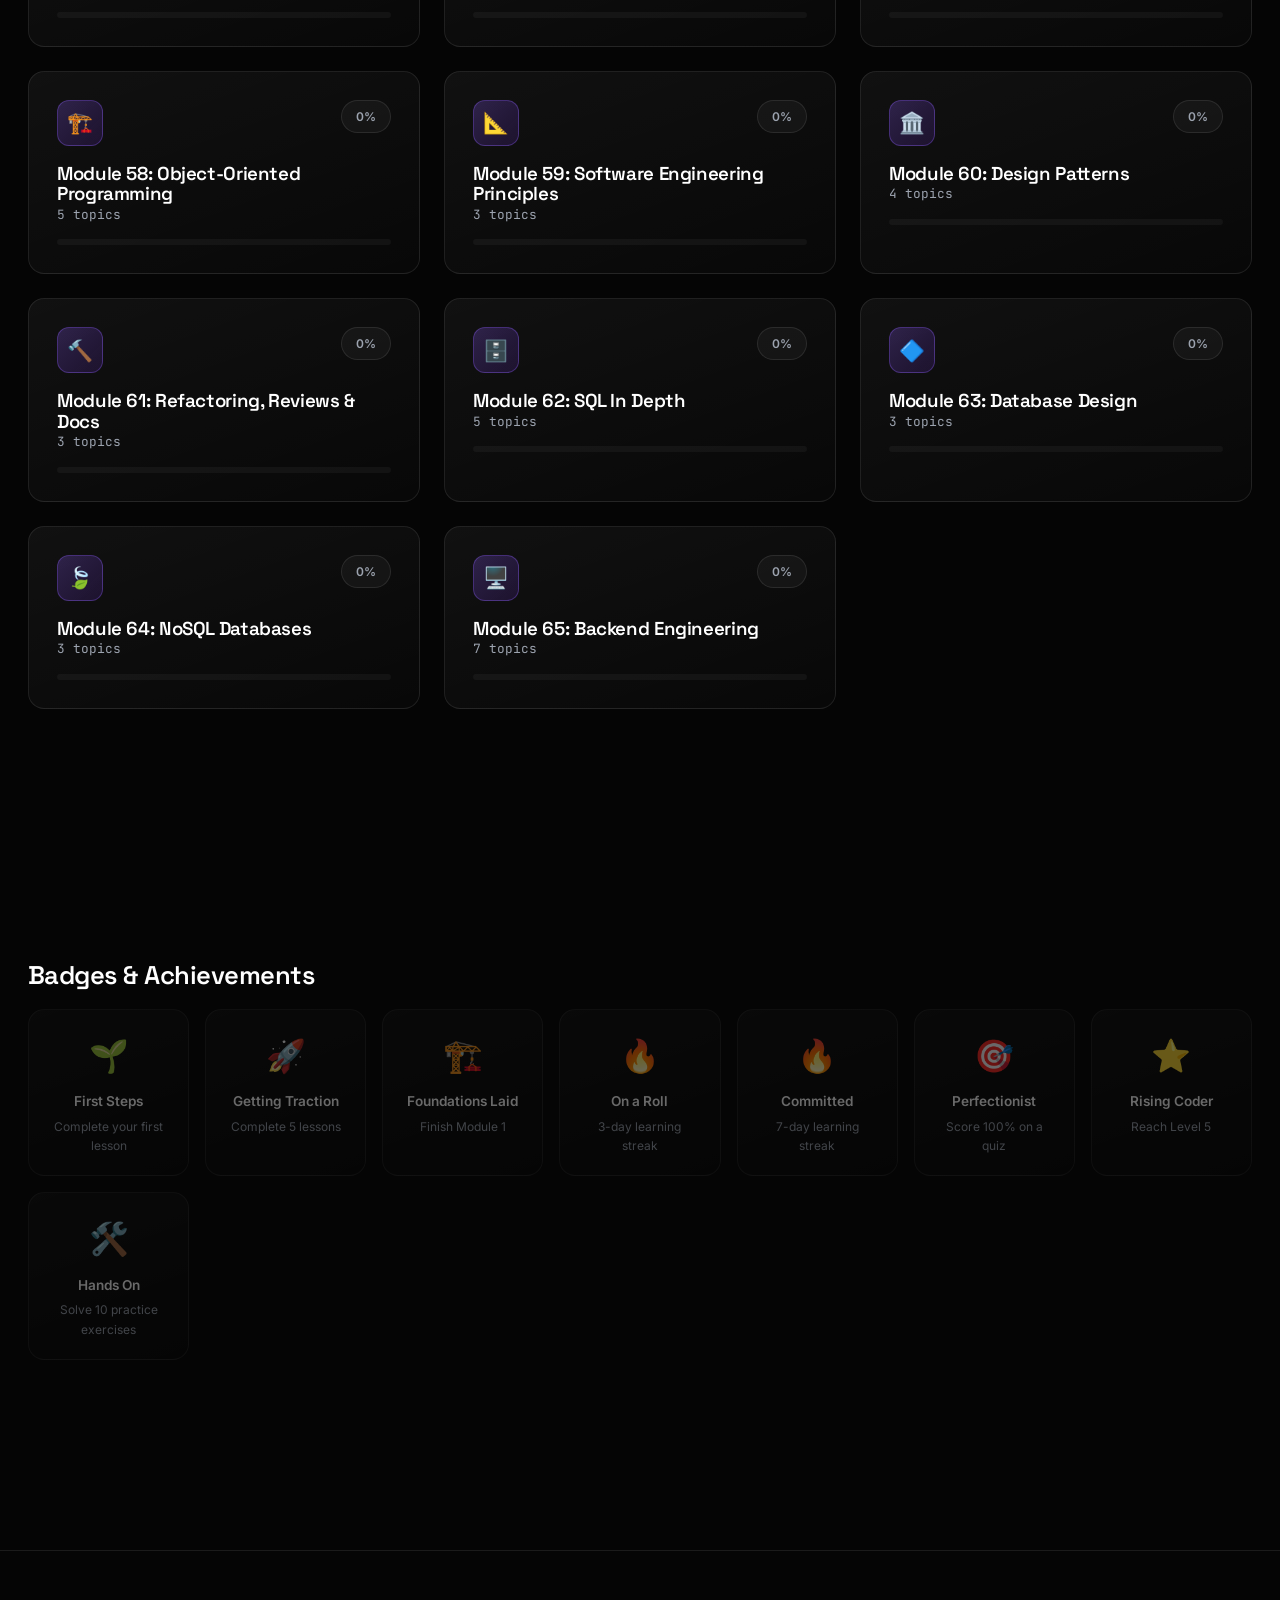
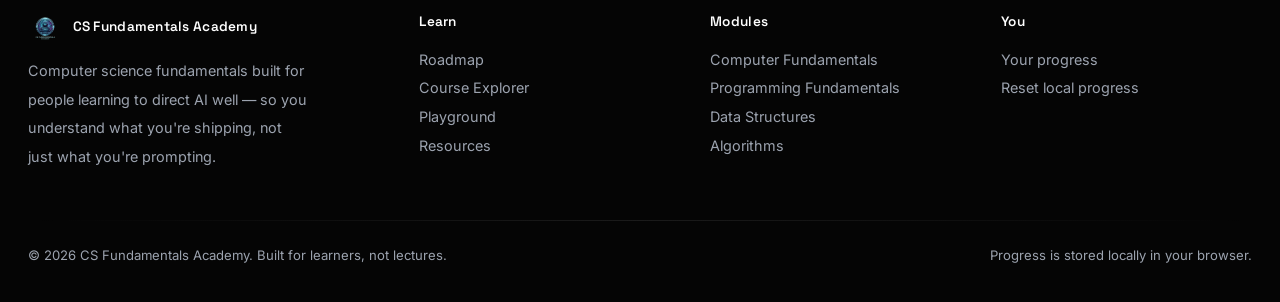
<file: pages/progress.html>
<!DOCTYPE html>
<html lang="en">
<head>
  <meta charset="UTF-8">
  <meta name="viewport" content="width=device-width, initial-scale=1.0">
  <title>Your Progress — CS Fundamentals Academy</title>
  <link rel="stylesheet" href="../css/main.css">
  <link rel="stylesheet" href="../css/components.css">
<link rel="icon" type="image/png" href="../assets/logo.png">`n</head>
<body data-root="../">
  <a href="#main" class="skip-link">Skip to content</a>
  <div class="bg-mesh"></div>
  <canvas id="particles"></canvas>
  <div class="grain"></div>

  <div id="site-nav"></div>

  <main id="main">
    <section class="section" style="padding-top: calc(var(--nav-h) + 60px);">
      <div class="container">
        <div class="section-head reveal">
          <span class="eyebrow">Your journey</span>
          <h1 class="text-h1">Progress Dashboard</h1>
          <p class="text-lead" style="margin-top:14px;">Stored locally in your browser — XP, streaks, and badges across everything you've learned.</p>
        </div>

        <!-- Level / XP -->
        <div class="glass card reveal" style="padding:32px; margin-bottom:32px;">
          <div class="level-ring-wrap">
            <div>
              <div class="stat-value" id="level-display">Level 1</div>
              <div class="stat-label" id="xp-display">0 XP</div>
            </div>
            <div style="flex:1;">
              <div class="xp-bar-track"><div class="xp-bar-fill" id="xp-bar" style="width:0%"></div></div>
              <div class="stat-label" id="xp-to-next" style="margin-top:8px;">0 XP to next level</div>
            </div>
          </div>
        </div>

        <!-- Stat grid -->
        <div class="stat-grid reveal" style="margin-bottom:48px;">
          <div class="card stat-card">
            <div class="stat-icon">📘</div>
            <div class="stat-value" id="stat-lessons">0</div>
            <div class="stat-label">Lessons completed</div>
          </div>
          <div class="card stat-card">
            <div class="stat-icon">✏️</div>
            <div class="stat-value" id="stat-exercises">0</div>
            <div class="stat-label">Exercises solved</div>
          </div>
          <div class="card stat-card">
            <div class="stat-icon">🧠</div>
            <div class="stat-value" id="stat-quizzes">0</div>
            <div class="stat-label">Quizzes taken</div>
          </div>
          <div class="card stat-card">
            <div class="stat-icon">🔥</div>
            <div class="stat-value" id="stat-streak">0</div>
            <div class="stat-label">Day streak</div>
          </div>
        </div>

        <!-- Module completion -->
        <div class="reveal" style="margin-bottom:48px;">
          <h2 class="text-h3" style="margin-bottom:20px;">Module Completion</h2>
          <div class="module-grid" id="module-completion-grid"></div>
        </div>

        <!-- Streak calendar -->
        <div class="card reveal" style="padding:28px; margin-bottom:48px;">
          <h3 class="text-h4" style="margin-bottom:6px;">Last 14 days</h3>
          <p style="color:var(--text-2); font-size:0.85rem; margin-bottom:6px;">Days you visited and learned something.</p>
          <div class="streak-cal" id="streak-calendar"></div>
        </div>

        <!-- Badges -->
        <div class="reveal">
          <h2 class="text-h3" style="margin-bottom:20px;">Badges &amp; Achievements</h2>
          <div class="badge-grid" id="badge-grid"></div>
        </div>
      </div>
    </section>
  </main>

  <div id="site-footer"></div>

  <script src="../js/modules-data.js"></script>
  <script src="../js/topics-module1.js"></script>
  <script src="../js/topics-module2.js"></script>
  <script src="../js/topics-module3.js"></script>
  <script src="../js/topics-module4.js"></script>
  <script src="../js/topics-module5.js"></script>
  <script src="../js/topics-module6.js"></script>
  <script src="../js/topics-module7.js"></script>
  <script src="../js/topics-module8.js"></script>
  <script src="../js/topics-module9.js"></script>
  <script src="../js/topics-module10.js"></script>
  <script src="../js/topics-module11.js"></script>
  <script src="../js/topics-module12.js"></script>
  <script src="../js/topics-module13.js"></script>
  <script src="../js/topics-module14.js"></script>
  <script src="../js/topics-module15.js"></script>
  <script src="../js/topics-module16.js"></script>
  <script src="../js/topics-module17.js"></script>
  <script src="../js/topics-module18.js"></script>
  <script src="../js/topics-module19.js"></script>
  <script src="../js/topics-module20.js"></script>
  <script src="../js/topics-module21.js"></script>
  <script src="../js/topics-module22.js"></script>
  <script src="../js/topics-module23.js"></script>
  <script src="../js/topics-module24.js"></script>
  <script src="../js/topics-module25.js"></script>
  <script src="../js/topics-module26.js"></script>
  <script src="../js/topics-module27.js"></script>
  <script src="../js/topics-module28.js"></script>
  <script src="../js/topics-module29.js"></script>
  <script src="../js/topics-module30.js"></script>
  <script src="../js/topics-module31.js"></script>
  <script src="../js/topics-module32.js"></script>
  <script src="../js/topics-module33.js"></script>
  <script src="../js/topics-module34.js"></script>
  <script src="../js/topics-module35.js"></script>
  <script src="../js/topics-module36.js"></script>
  <script src="../js/topics-module37.js"></script>
  <script src="../js/topics-module38.js"></script>
  <script src="../js/topics-module39.js"></script>
  <script src="../js/topics-module40.js"></script>
  <script src="../js/topics-module41.js"></script>
  <script src="../js/topics-module42.js"></script>
  <script src="../js/topics-module43.js"></script>
  <script src="../js/topics-module44.js"></script>
  <script src="../js/topics-module45.js"></script>
  <script src="../js/topics-module46.js"></script>
  <script src="../js/topics-module47.js"></script>
  <script src="../js/topics-module48.js"></script>
  <script src="../js/topics-module49.js"></script>
  <script src="../js/topics-module50.js"></script>
  <script src="../js/topics-module51.js"></script>
  <script src="../js/topics-module52.js"></script>
  <script src="../js/topics-module53.js"></script>
  <script src="../js/topics-module54.js"></script>
  <script src="../js/topics-module55.js"></script>
  <script src="../js/topics-module56.js"></script>
  <script src="../js/topics-module57.js"></script>
  <script src="../js/topics-module58.js"></script>
  <script src="../js/topics-module59.js"></script>
  <script src="../js/topics-module60.js"></script>
  <script src="../js/topics-module61.js"></script>
  <script src="../js/topics-module62.js"></script>
  <script src="../js/topics-module63.js"></script>
  <script src="../js/topics-module64.js"></script>
  <script src="../js/topics-module65.js"></script>
  <script src="../js/topics-spec1.js"></script>
  <script src="../js/topics-spec2.js"></script>
  <script src="../js/topics-spec3.js"></script>
  <script src="../js/topics-spec4.js"></script>
  <script src="../js/topics-spec5.js"></script>
  <script src="../js/topics-spec6.js"></script>
  <script src="../js/topics-spec7.js"></script>
  <script src="../js/topics-spec8.js"></script>
  <script src="../js/topics-spec9.js"></script>
  <script src="../js/topics-spec10.js"></script>
  <script src="../js/topics-spec11.js"></script>
  <script src="../js/topics-spec12.js"></script>
  <script src="../js/topics-spec13.js"></script>
  <script src="../js/topics-spec14.js"></script>
  <script src="../js/topics-module13.js"></script>
  <script src="../js/topics-module14.js"></script>
  <script src="../js/topics-module15.js"></script>
  <script src="../js/topics-module16.js"></script>
  <script src="../js/topics-module17.js"></script>
  <script src="../js/topics-module18.js"></script>
  <script src="../js/topics-module19.js"></script>
  <script src="../js/topics-module20.js"></script>
  <script src="../js/topics-module21.js"></script>
  <script src="../js/topics-module22.js"></script>
  <script src="../js/topics-module23.js"></script>
  <script src="../js/topics-module24.js"></script>
  <script src="../js/topics-module25.js"></script>
  <script src="../js/topics-module26.js"></script>
  <script src="../js/topics-module27.js"></script>
  <script src="../js/topics-module28.js"></script>
  <script src="../js/topics-module29.js"></script>
  <script src="../js/topics-module30.js"></script>
  <script src="../js/topics-module31.js"></script>
  <script src="../js/topics-module32.js"></script>
  <script src="../js/topics-module33.js"></script>
  <script src="../js/topics-module34.js"></script>
  <script src="../js/topics-module35.js"></script>
  <script src="../js/topics-module36.js"></script>
  <script src="../js/topics-module37.js"></script>
  <script src="../js/topics-module38.js"></script>
  <script src="../js/topics-module39.js"></script>
  <script src="../js/topics-module40.js"></script>
  <script src="../js/topics-module41.js"></script>
  <script src="../js/topics-module42.js"></script>
  <script src="../js/topics-module43.js"></script>
  <script src="../js/topics-module44.js"></script>
  <script src="../js/topics-module45.js"></script>
  <script src="../js/topics-spec1.js"></script>
  <script src="../js/topics-spec2.js"></script>
  <script src="../js/topics-spec3.js"></script>
  <script src="../js/topics-spec4.js"></script>
  <script src="../js/topics-spec5.js"></script>
  <script src="../js/topics-spec6.js"></script>
  <script src="../js/topics-spec7.js"></script>
  <script src="../js/topics-spec8.js"></script>
  <script src="../js/topics-spec9.js"></script>
  <script src="../js/topics-spec10.js"></script>
  <script src="../js/topics-spec11.js"></script>
  <script src="../js/topics-spec12.js"></script>
  <script src="../js/topics-spec13.js"></script>
  <script src="../js/topics-spec14.js"></script>
  <script src="../js/topics-module13.js"></script>
  <script src="../js/topics-module14.js"></script>
  <script src="../js/topics-module15.js"></script>
  <script src="../js/topics-module16.js"></script>
  <script src="../js/topics-module17.js"></script>
  <script src="../js/topics-module18.js"></script>
  <script src="../js/topics-module19.js"></script>
  <script src="../js/topics-module20.js"></script>
  <script src="../js/topics-module21.js"></script>
  <script src="../js/topics-module22.js"></script>
  <script src="../js/topics-module23.js"></script>
  <script src="../js/topics-module24.js"></script>
  <script src="../js/topics-module25.js"></script>
  <script src="../js/topics-module26.js"></script>
  <script src="../js/topics-module27.js"></script>
  <script src="../js/topics-module28.js"></script>
  <script src="../js/topics-module29.js"></script>
  <script src="../js/topics-module30.js"></script>
  <script src="../js/topics-module31.js"></script>
  <script src="../js/topics-module32.js"></script>
  <script src="../js/topics-module33.js"></script>
  <script src="../js/topics-module34.js"></script>
  <script src="../js/topics-module35.js"></script>
  <script src="../js/topics-module36.js"></script>
  <script src="../js/topics-module37.js"></script>
  <script src="../js/topics-module38.js"></script>
  <script src="../js/topics-module39.js"></script>
  <script src="../js/topics-module40.js"></script>
  <script src="../js/topics-module41.js"></script>
  <script src="../js/topics-module42.js"></script>
  <script src="../js/topics-module43.js"></script>
  <script src="../js/topics-module44.js"></script>
  <script src="../js/topics-module45.js"></script>
  <script src="../js/core/models.js"></script>
  <script src="../js/core/progress-store.js"></script>
  <script src="../js/core/ui-services.js"></script>
  <script src="../js/core/site-layout.js"></script>
  <script src="../js/core/app.js"></script>
  <script>
    function renderProgress() {
      const state = window.CSFA.getState();
      const lvl = window.CSFA.computeLevel(state.xp);

      document.getElementById('level-display').textContent = 'Level ' + lvl.level;
      document.getElementById('xp-display').textContent = state.xp + ' XP total';
      document.getElementById('xp-bar').style.width = Math.round((lvl.xpIntoLevel / lvl.xpNeeded) * 100) + '%';
      document.getElementById('xp-to-next').textContent = (lvl.xpNeeded - lvl.xpIntoLevel) + ' XP to Level ' + (lvl.level + 1);

      document.getElementById('stat-lessons').textContent = state.completedLessons.length;
      document.getElementById('stat-exercises').textContent = window.CSFA.totalExercises(state);
      document.getElementById('stat-quizzes').textContent = Object.keys(state.quizScores).length;
      document.getElementById('stat-streak').textContent = state.streak;

      // Module completion grid
      const grid = document.getElementById('module-completion-grid');
      grid.innerHTML = window.CSFA_MODULES.map(m => {
        const pct = Math.round(window.CSFA.moduleCompletion(m.num) * 100);
        return `
        <div class="card">
          <div class="module-card-top">
            <div class="module-icon">${m.icon}</div>
            <span class="badge">${pct}%</span>
          </div>
          <h3>Module ${m.num}: ${m.name}</h3>
          <div class="module-topic-count">${m.topics.length} topics</div>
          <div class="progress-bar-track"><div class="progress-bar-fill" style="width:${pct}%"></div></div>
        </div>`;
      }).join('');

      // Streak calendar — last 14 days
      const cal = document.getElementById('streak-calendar');
      const days = [];
      for (let i = 13; i >= 0; i--) {
        const d = new Date(Date.now() - i * 86400000);
        days.push(d.toISOString().slice(0, 10));
      }
      cal.innerHTML = days.map(d => {
        const active = state.visitDates.includes(d);
        const label = new Date(d).getDate();
        return `<div class="streak-day ${active ? 'is-active' : ''}" title="${d}">${label}</div>`;
      }).join('');

      // Badges
      const badgeGrid = document.getElementById('badge-grid');
      badgeGrid.innerHTML = window.CSFA.BADGE_DEFS.map(b => {
        const unlocked = state.badges.includes(b.id);
        return `
        <div class="card achievement-card ${unlocked ? 'is-unlocked' : ''}">
          <div class="achievement-emoji">${b.emoji}</div>
          <div class="achievement-name">${b.name}</div>
          <div class="achievement-desc">${b.desc}</div>
        </div>`;
      }).join('');
    }

    document.addEventListener('csfa:layout-ready', renderProgress);
  </script>
</body>
</html>
</file>
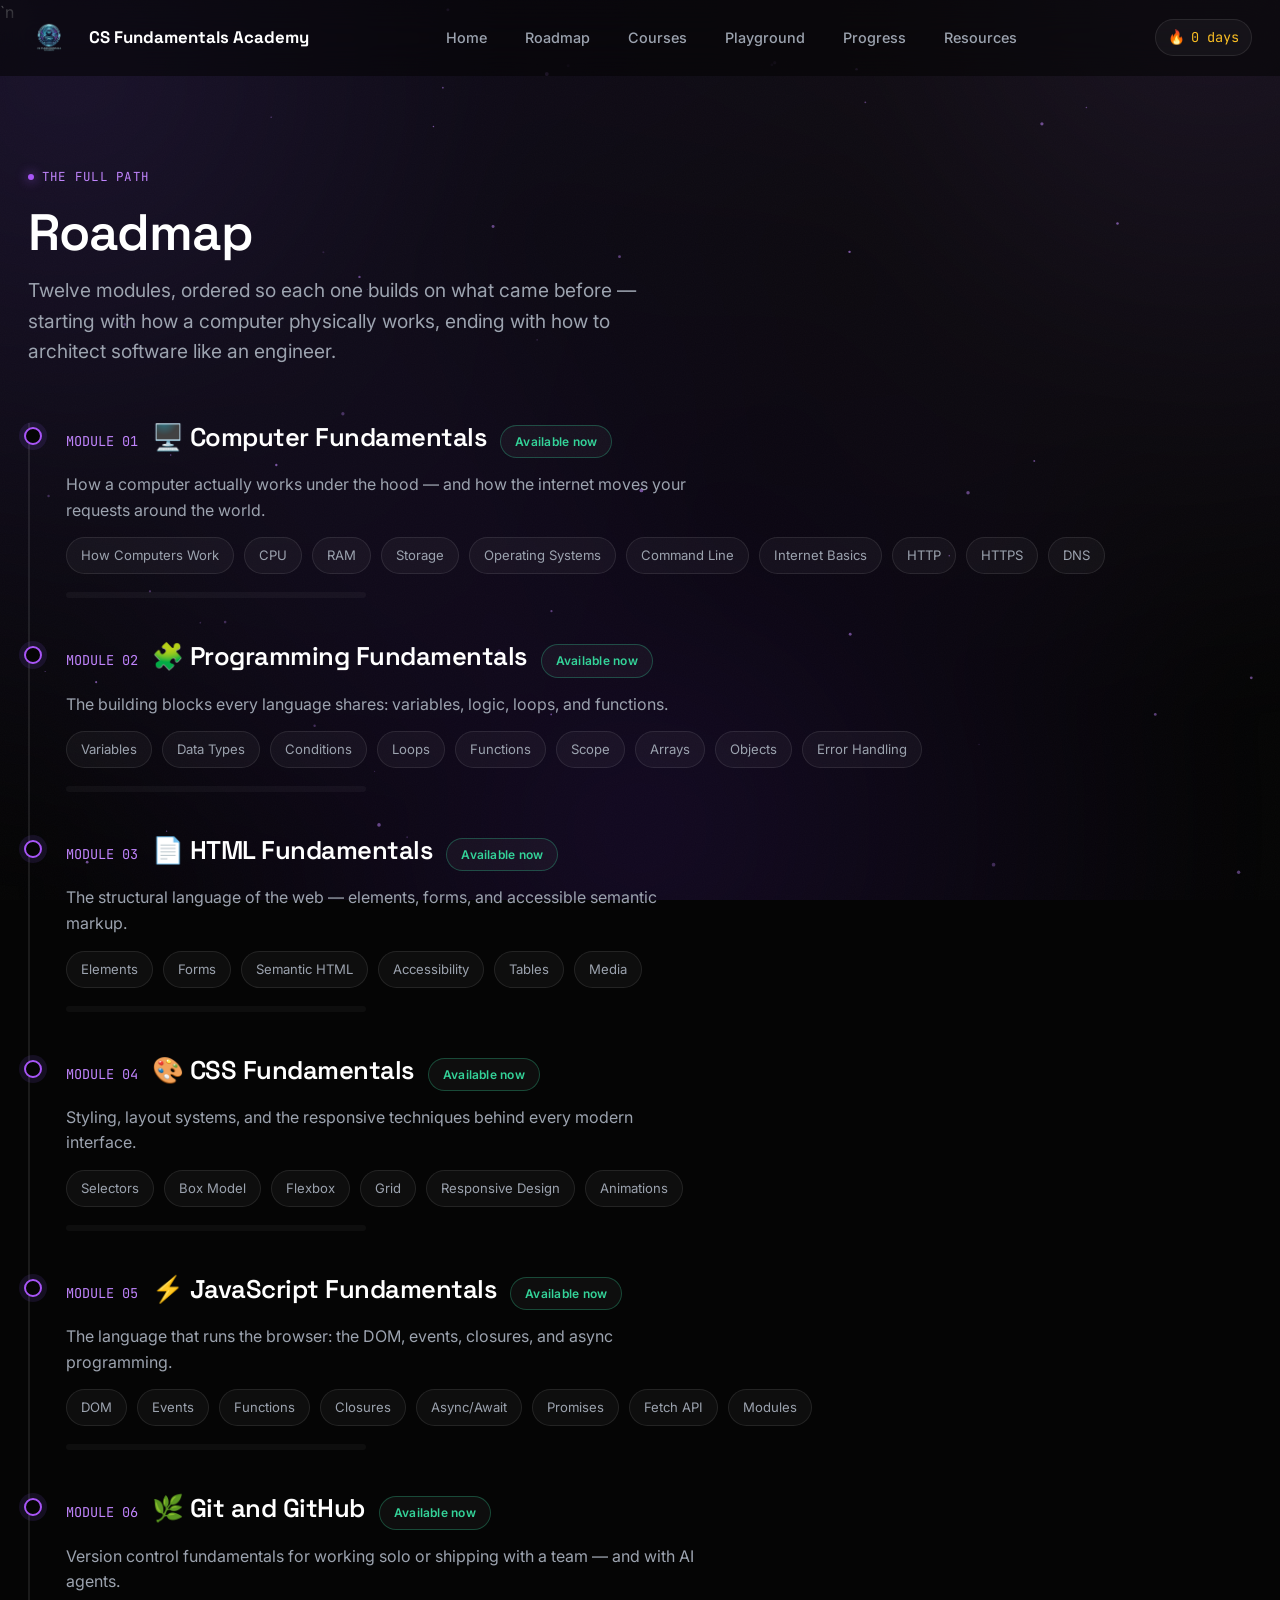
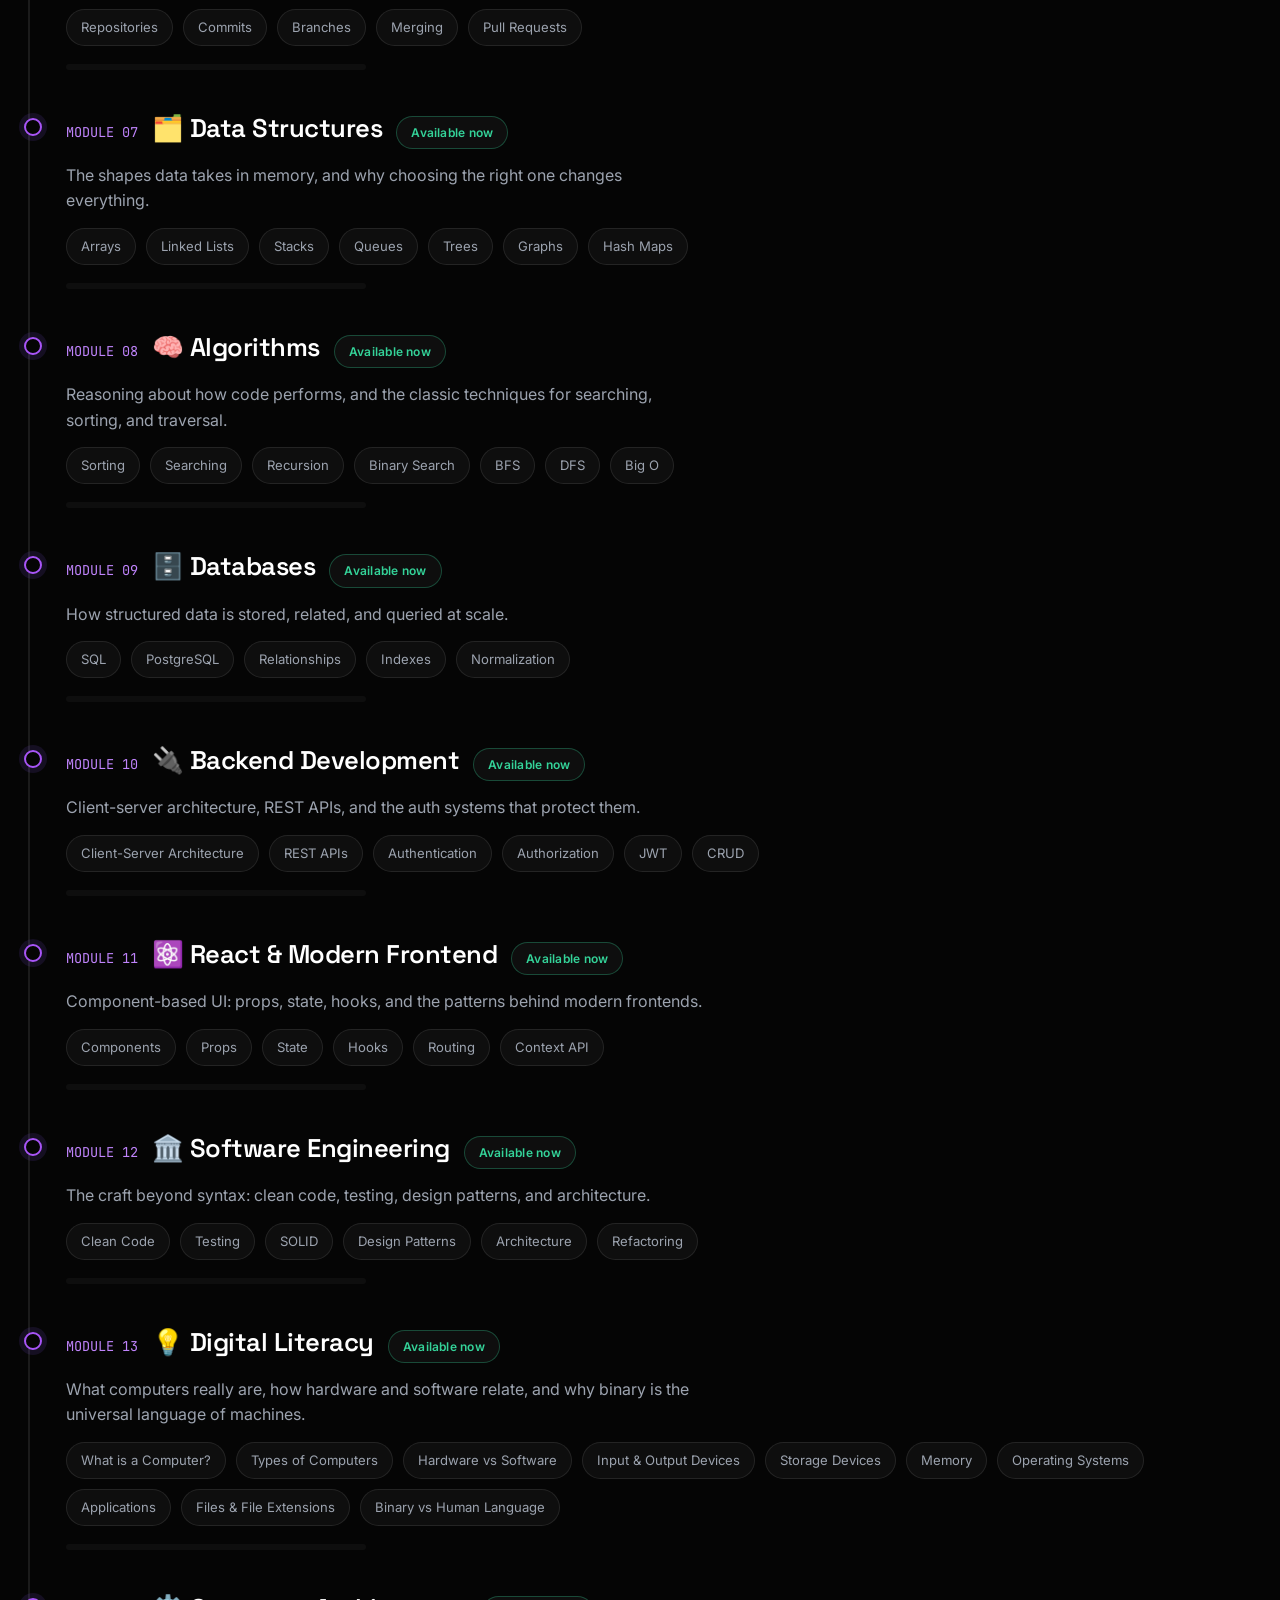
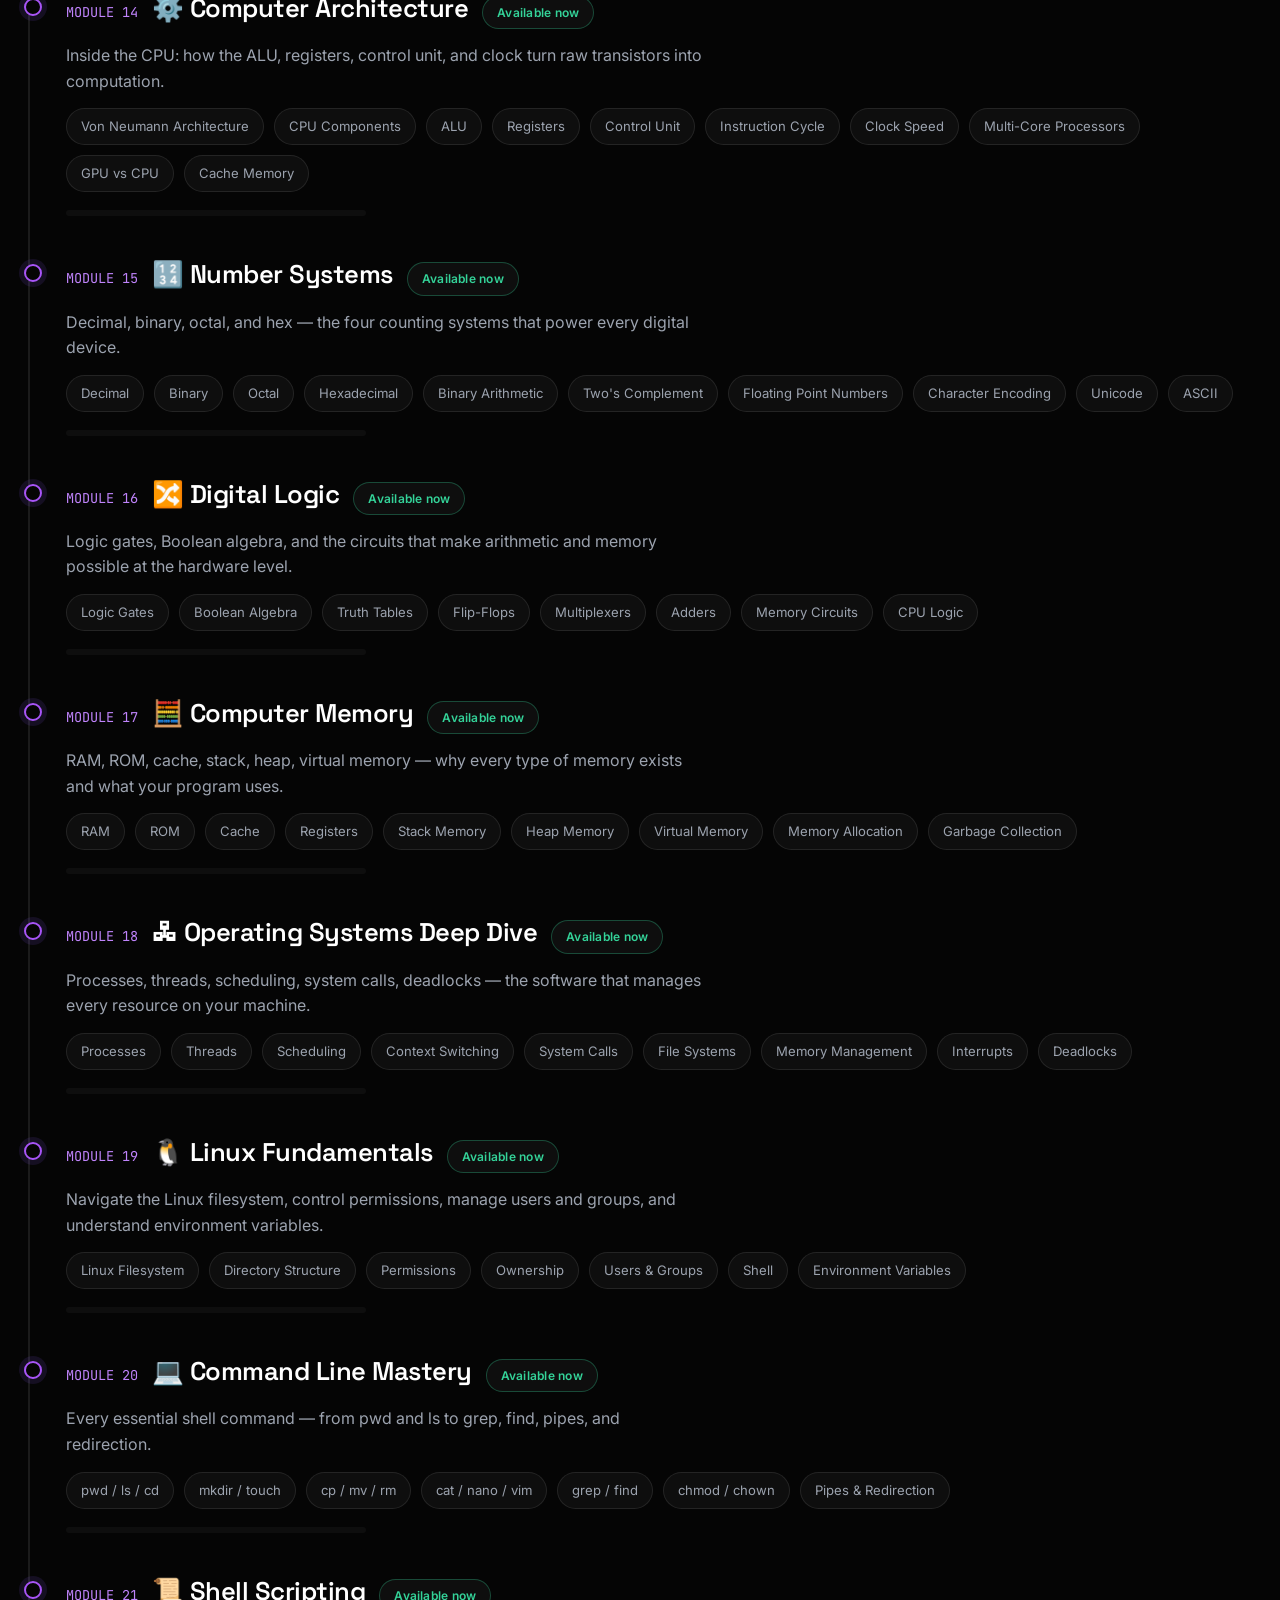
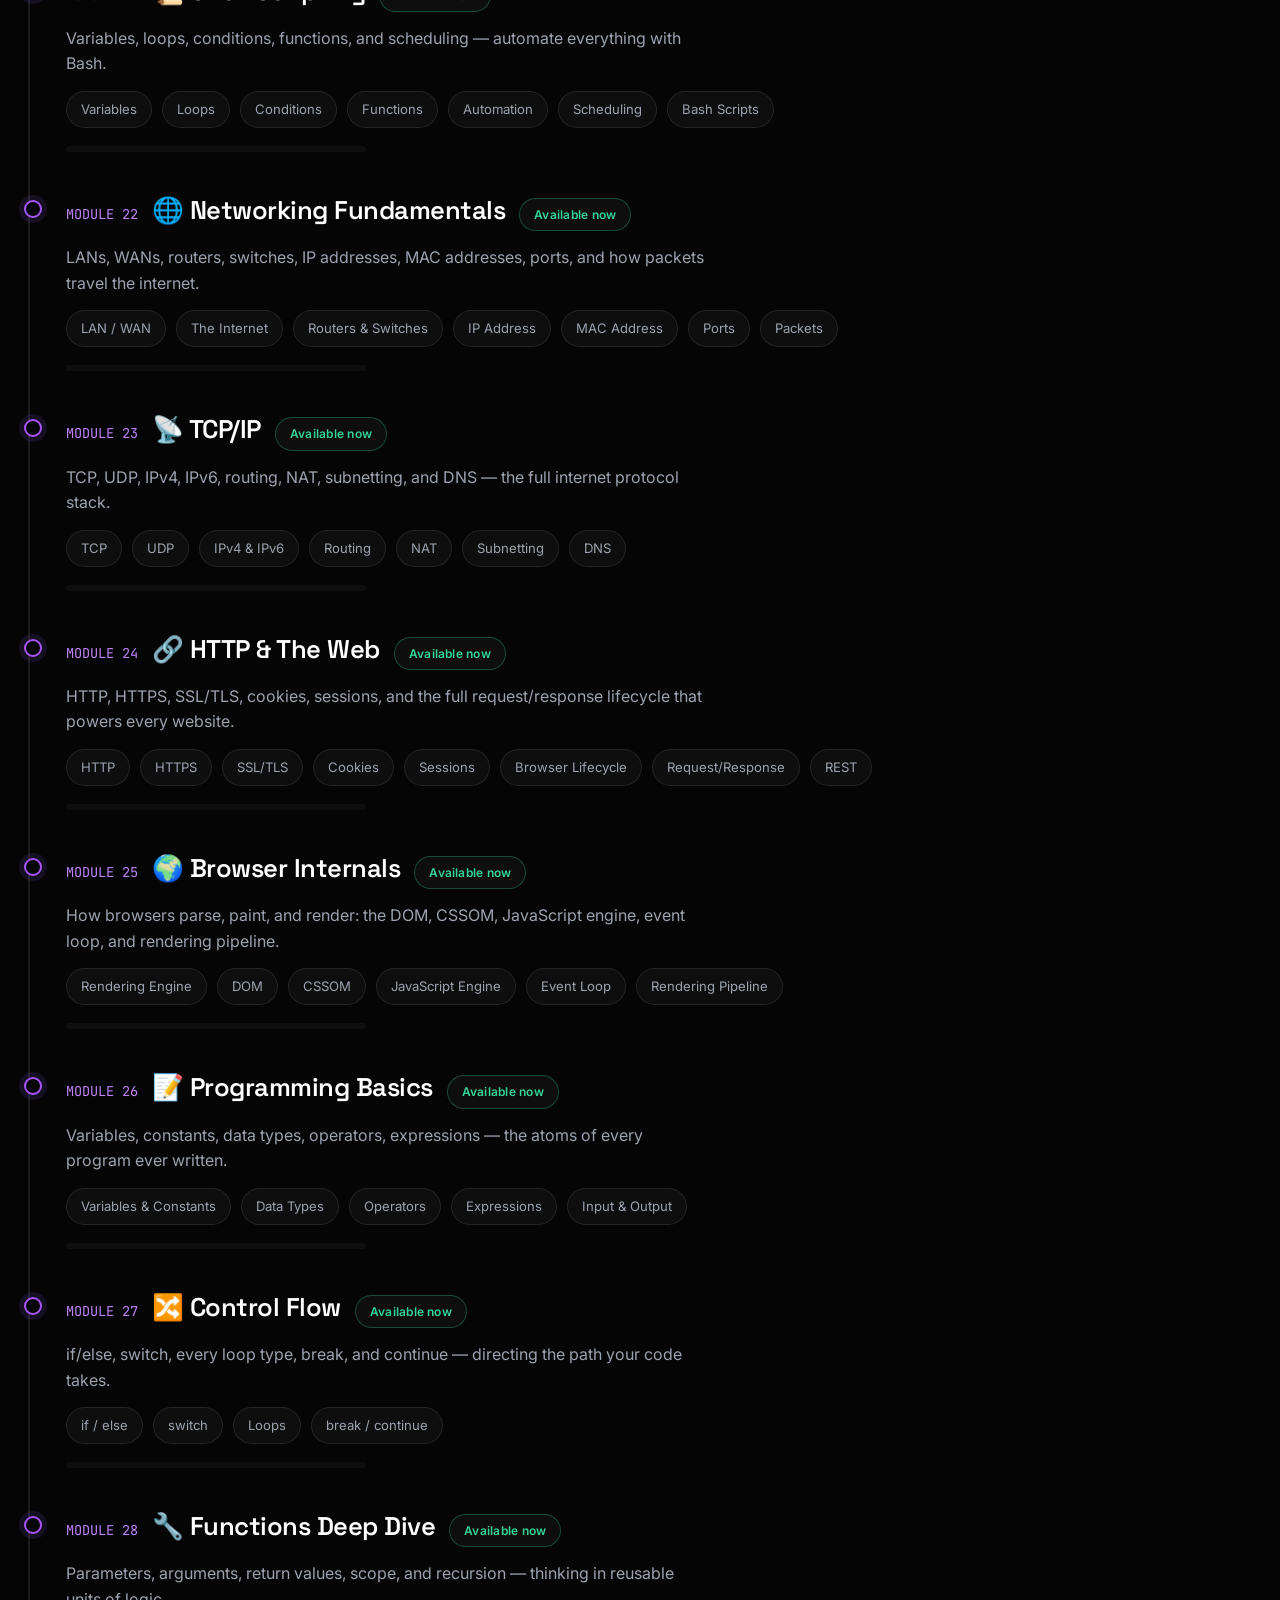
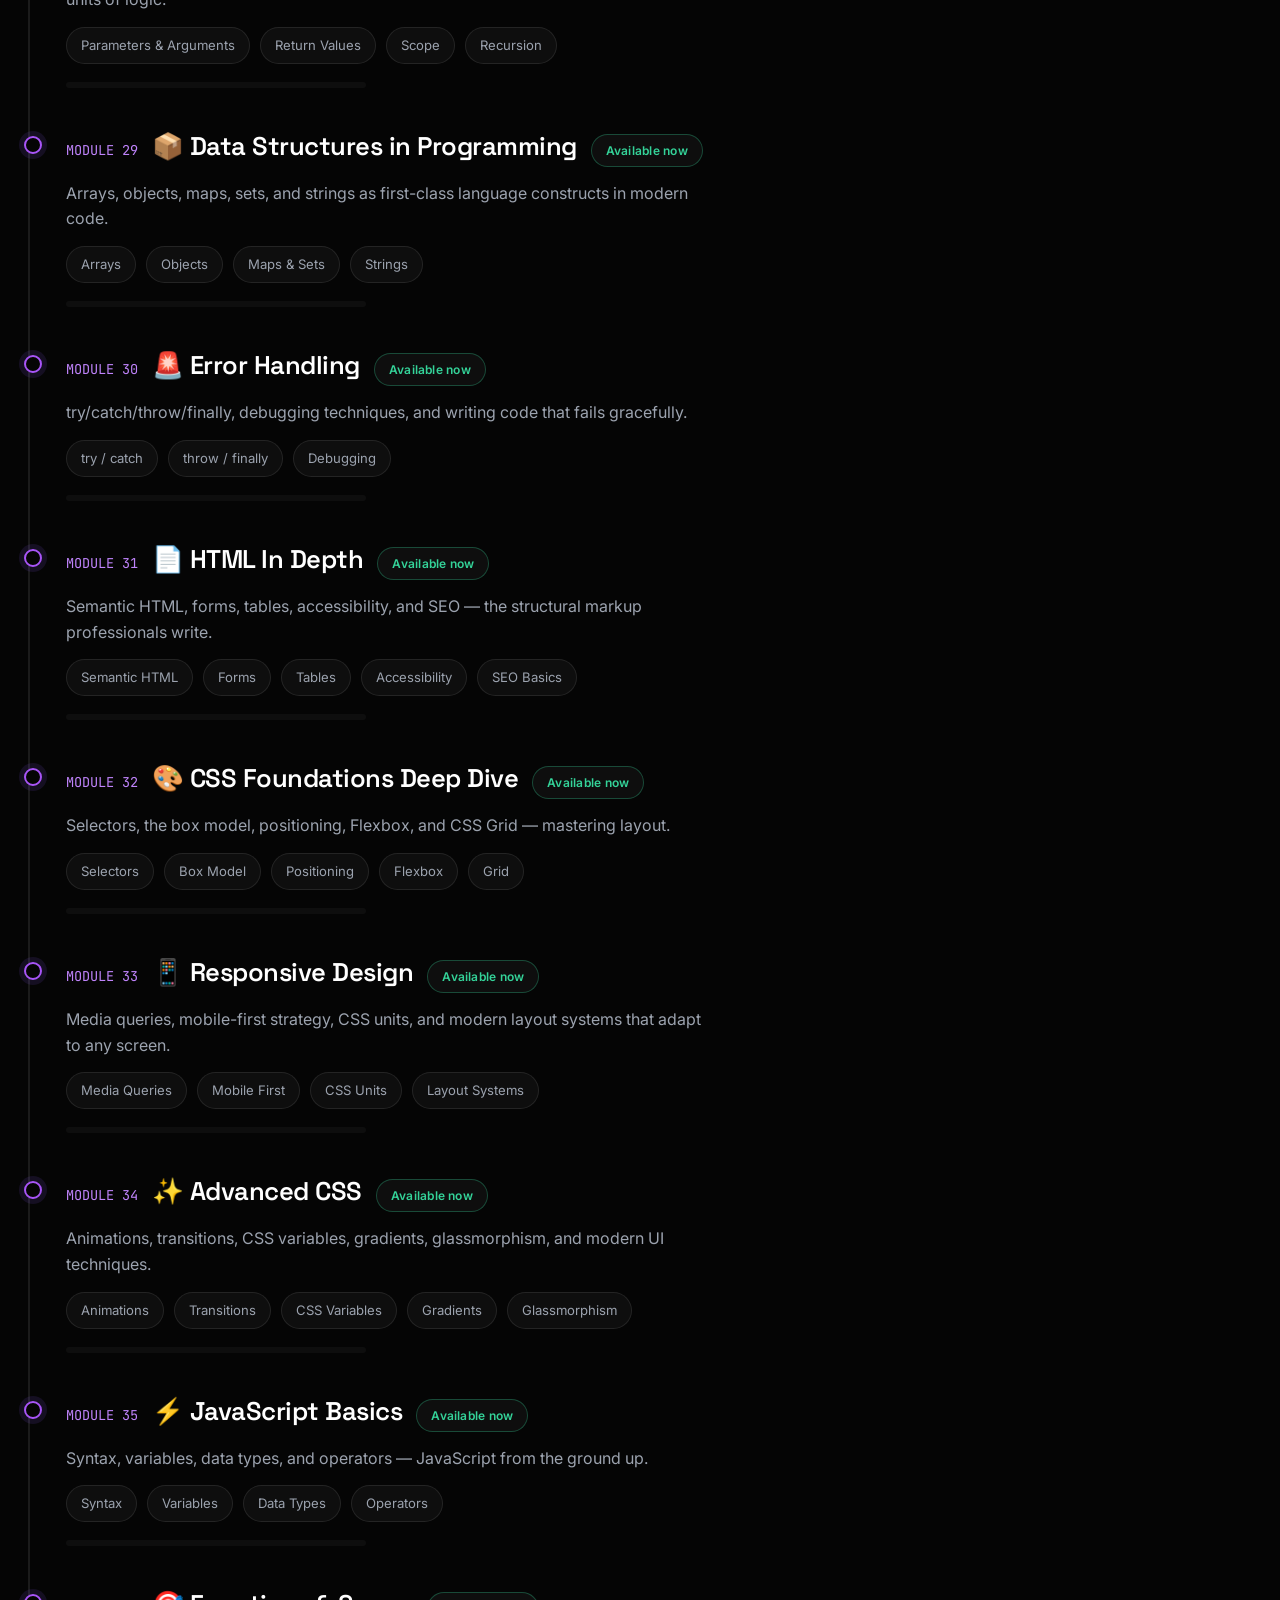
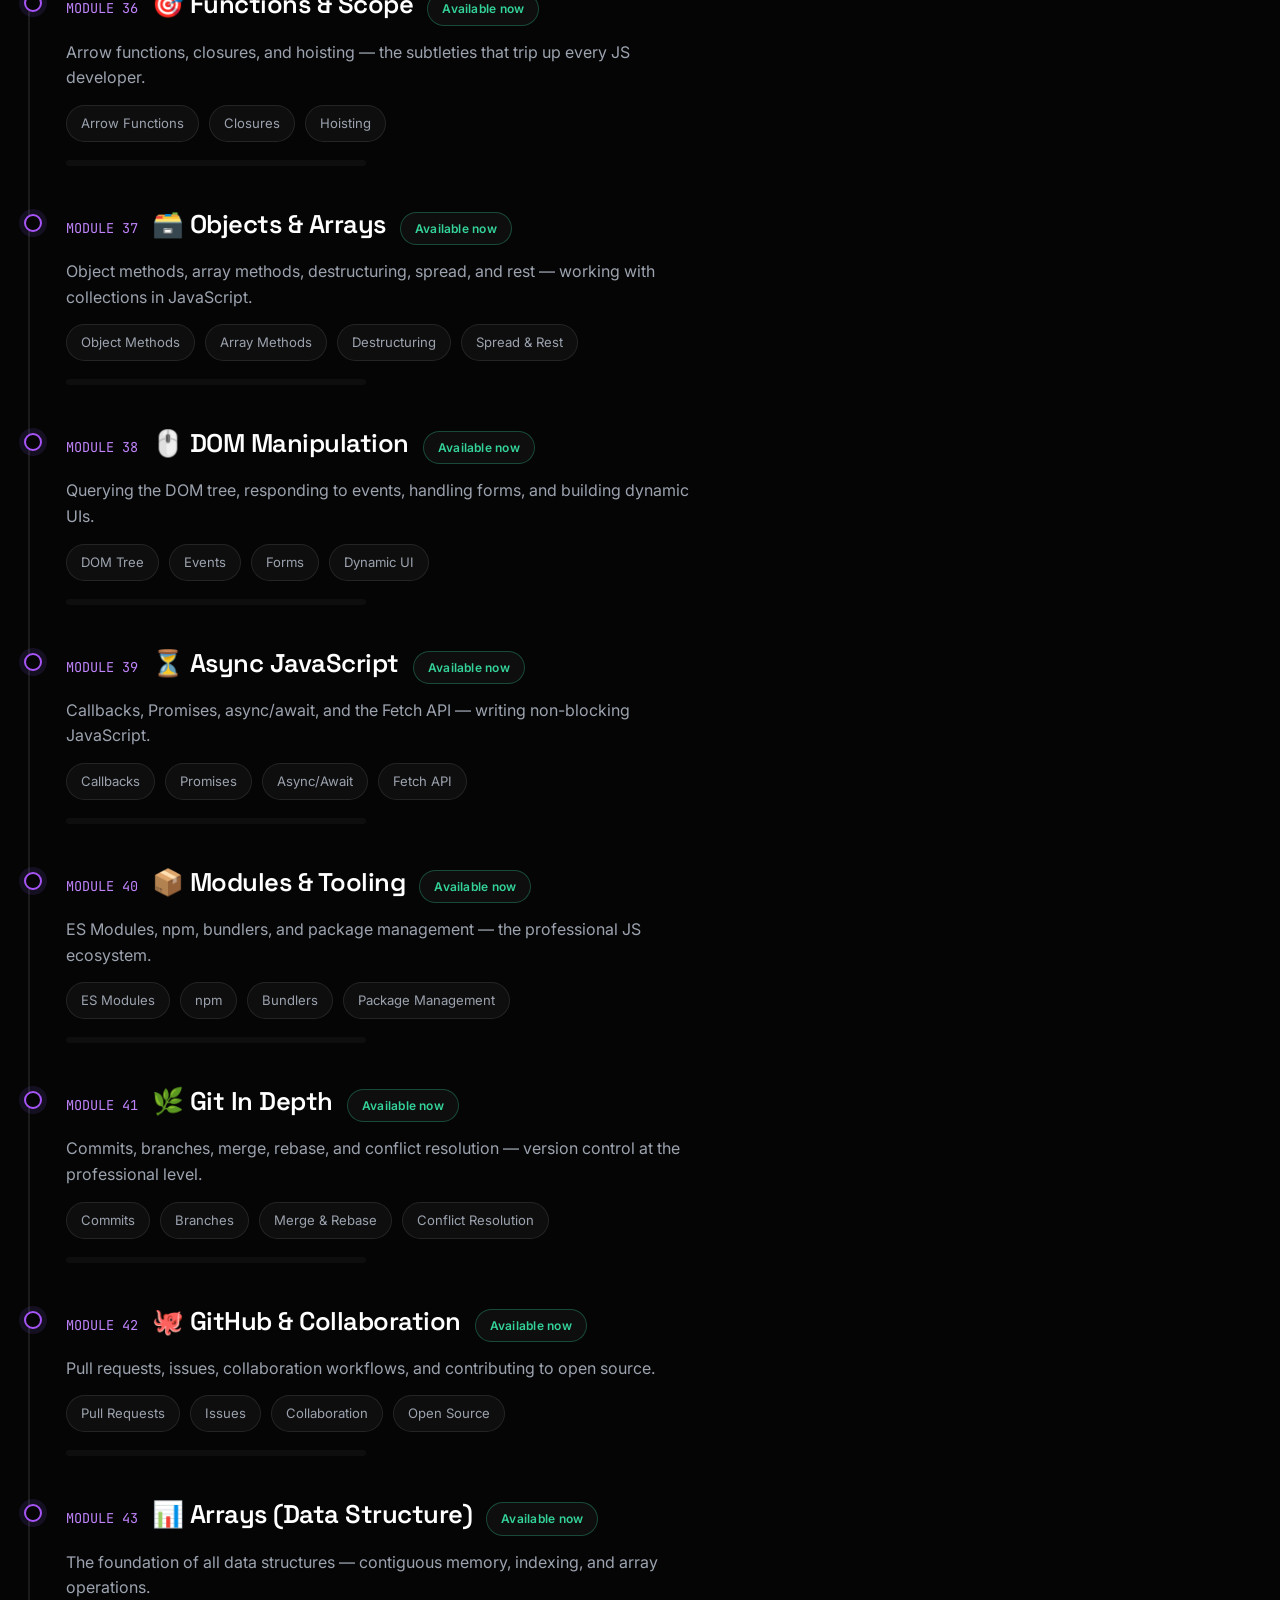
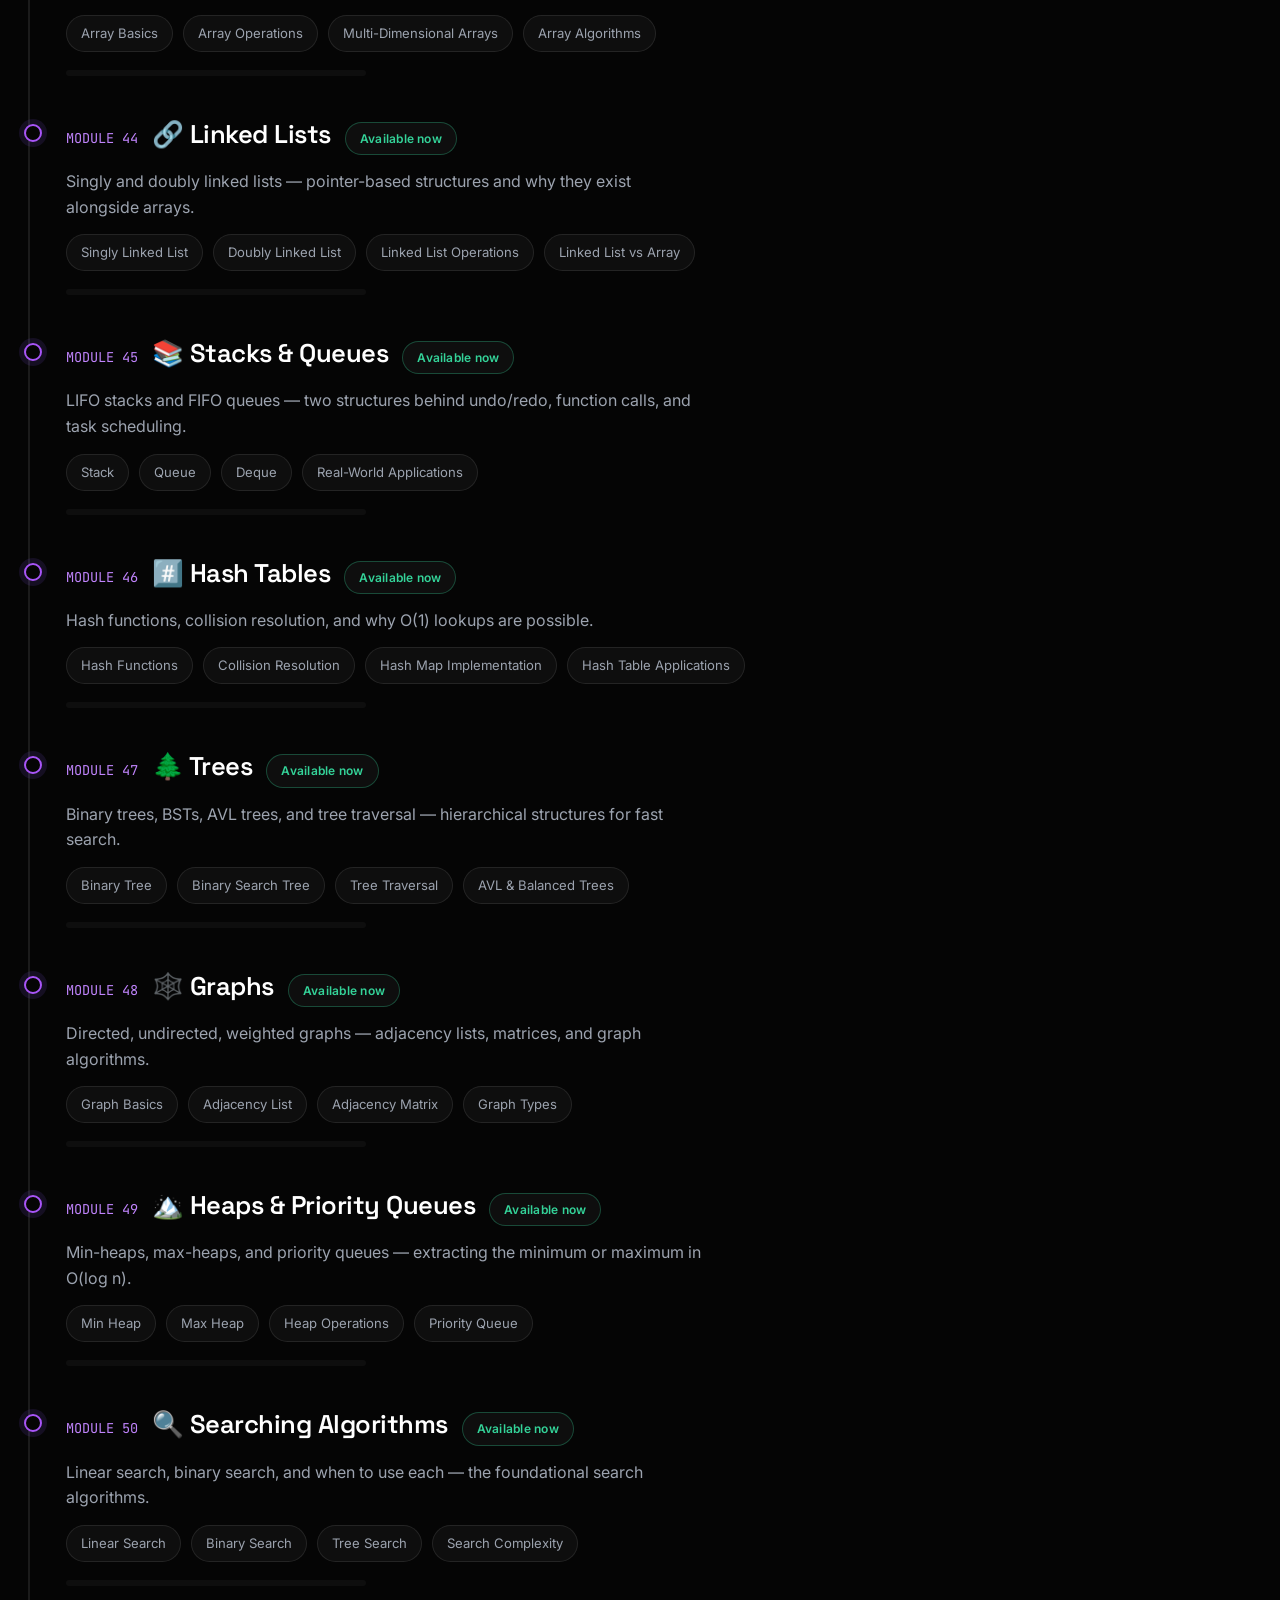
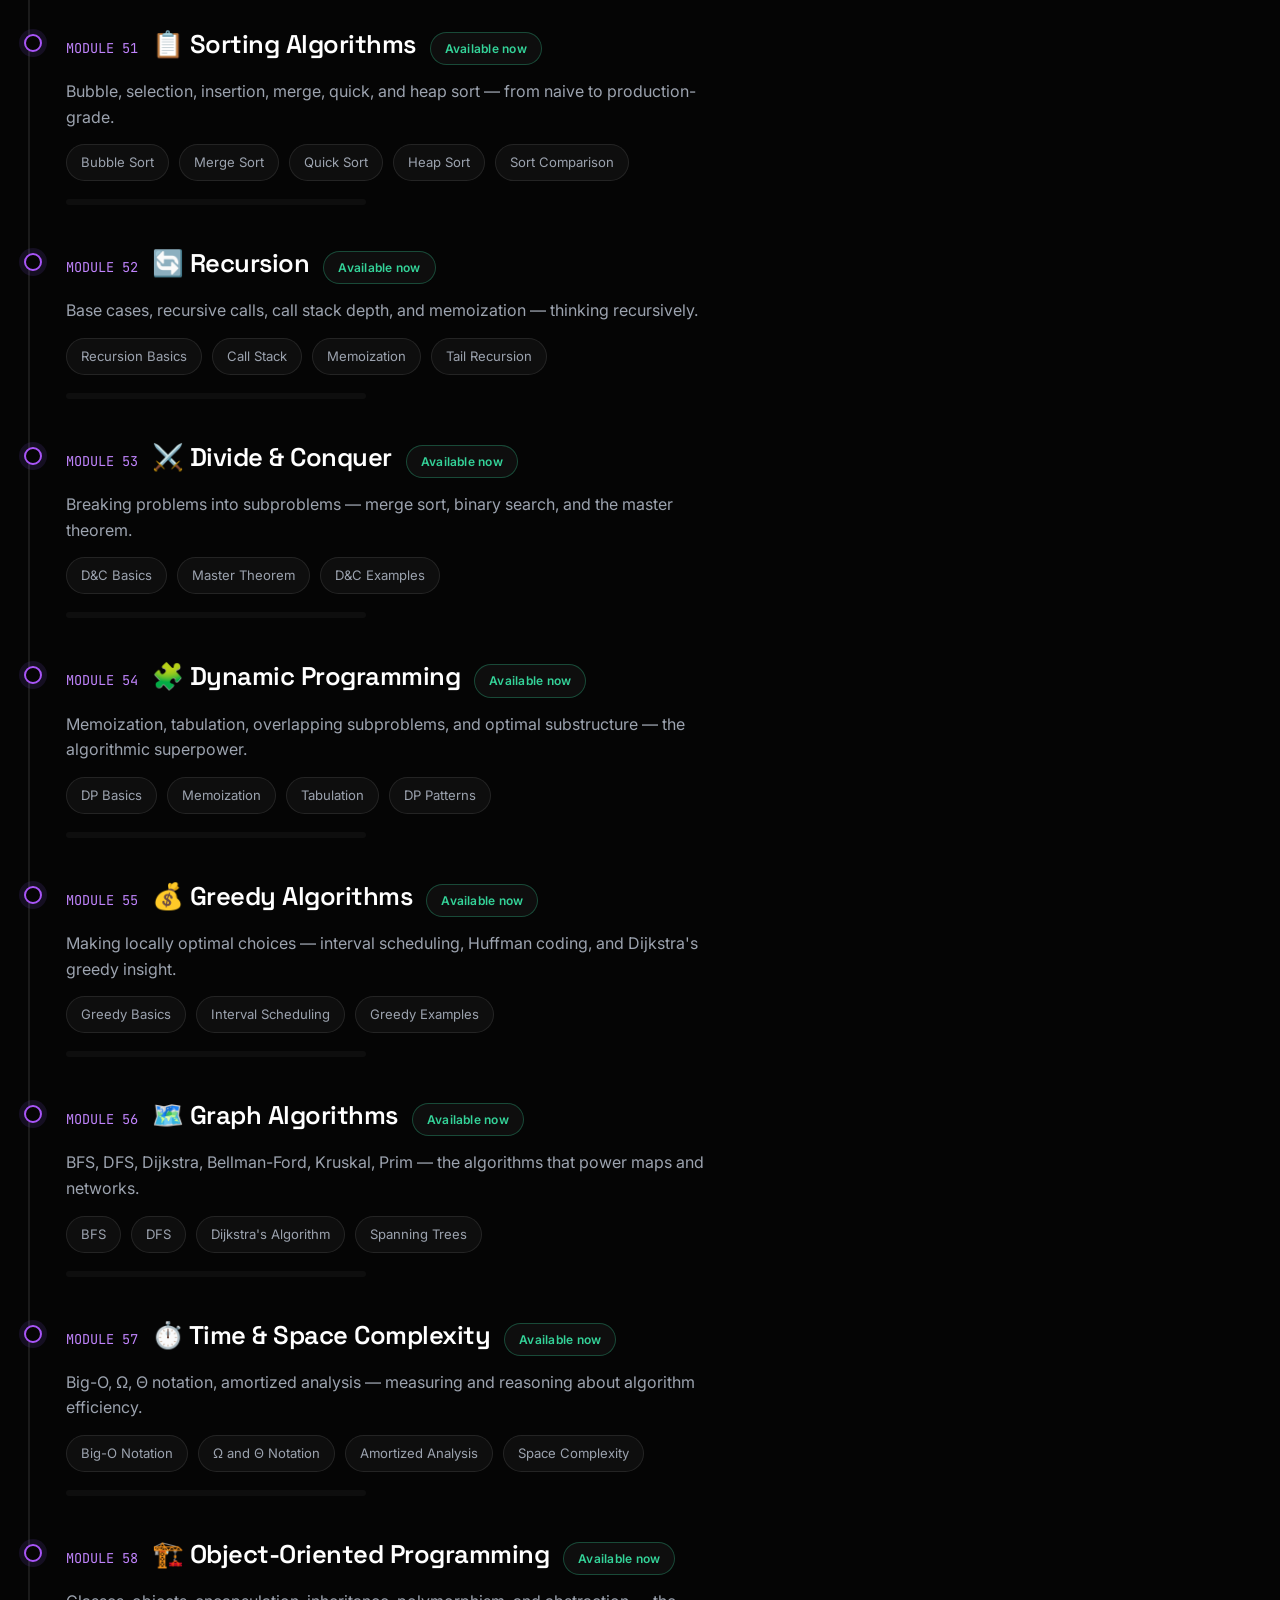
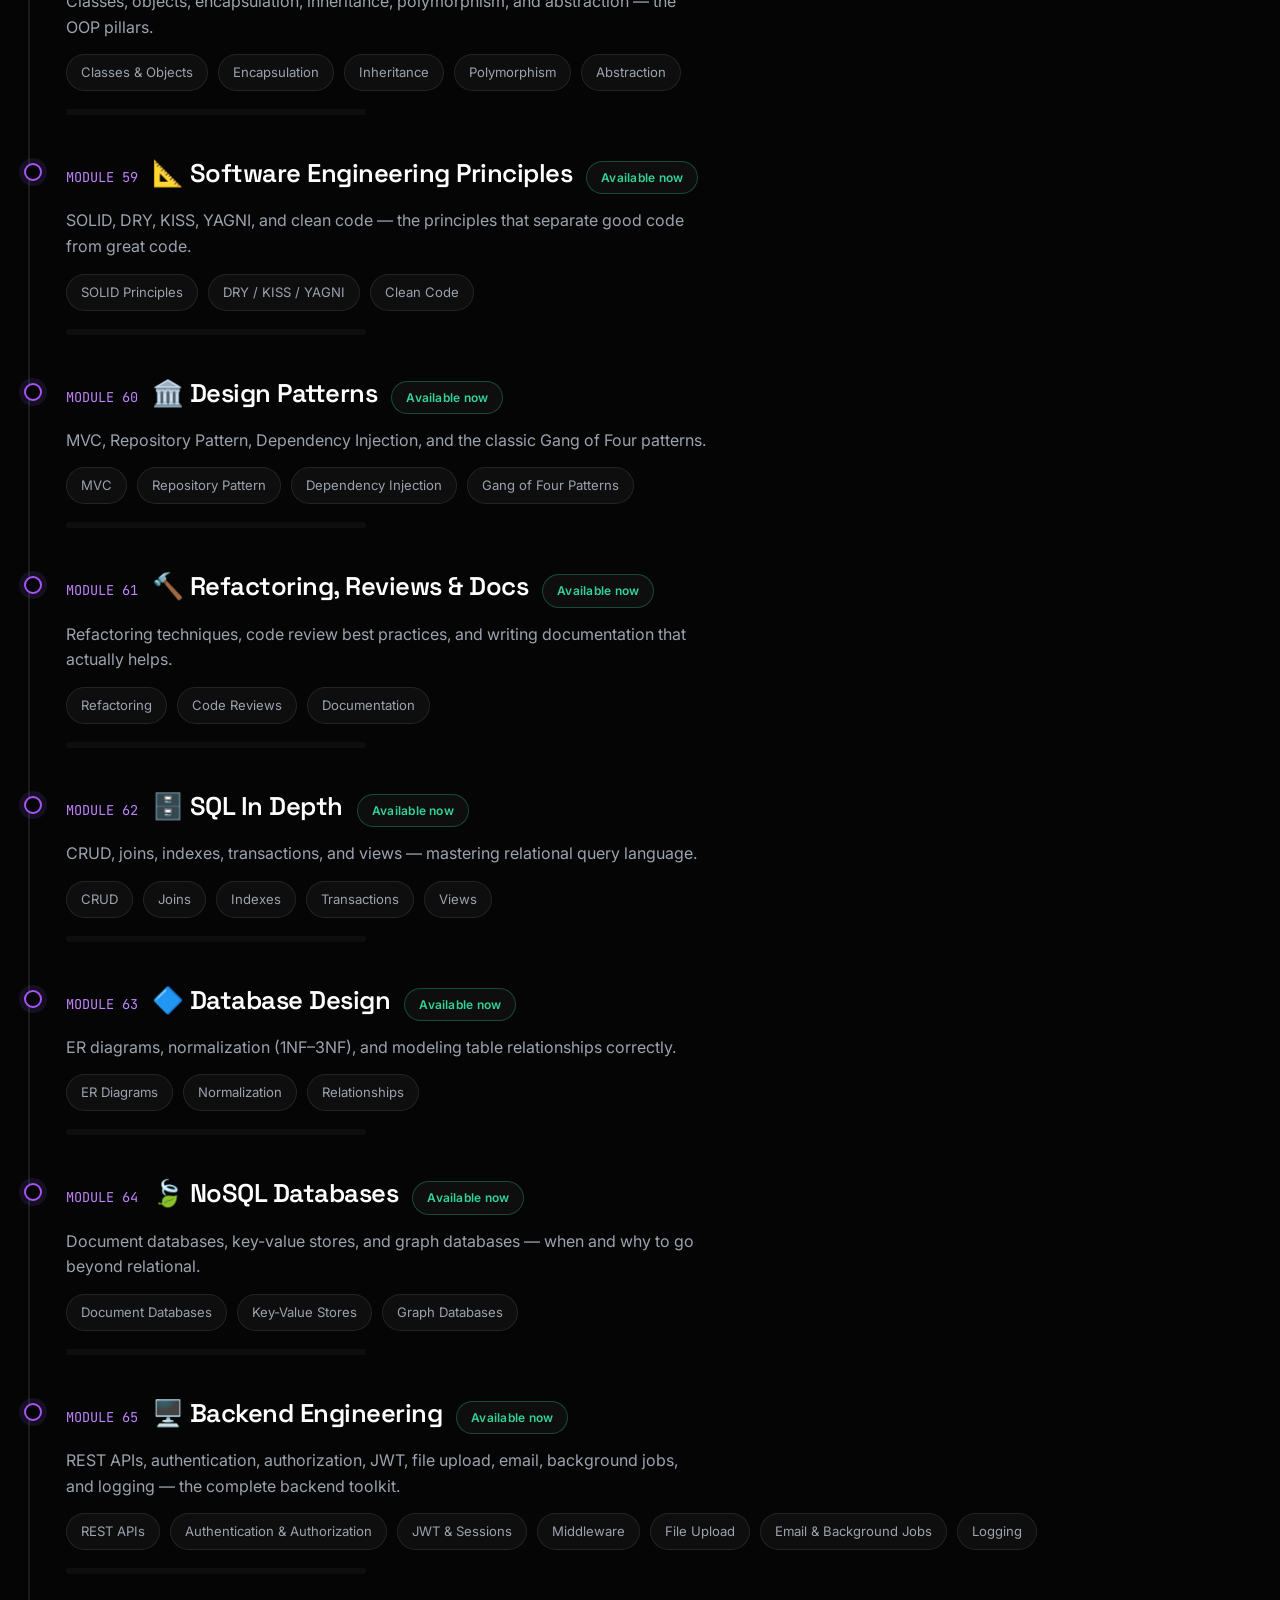
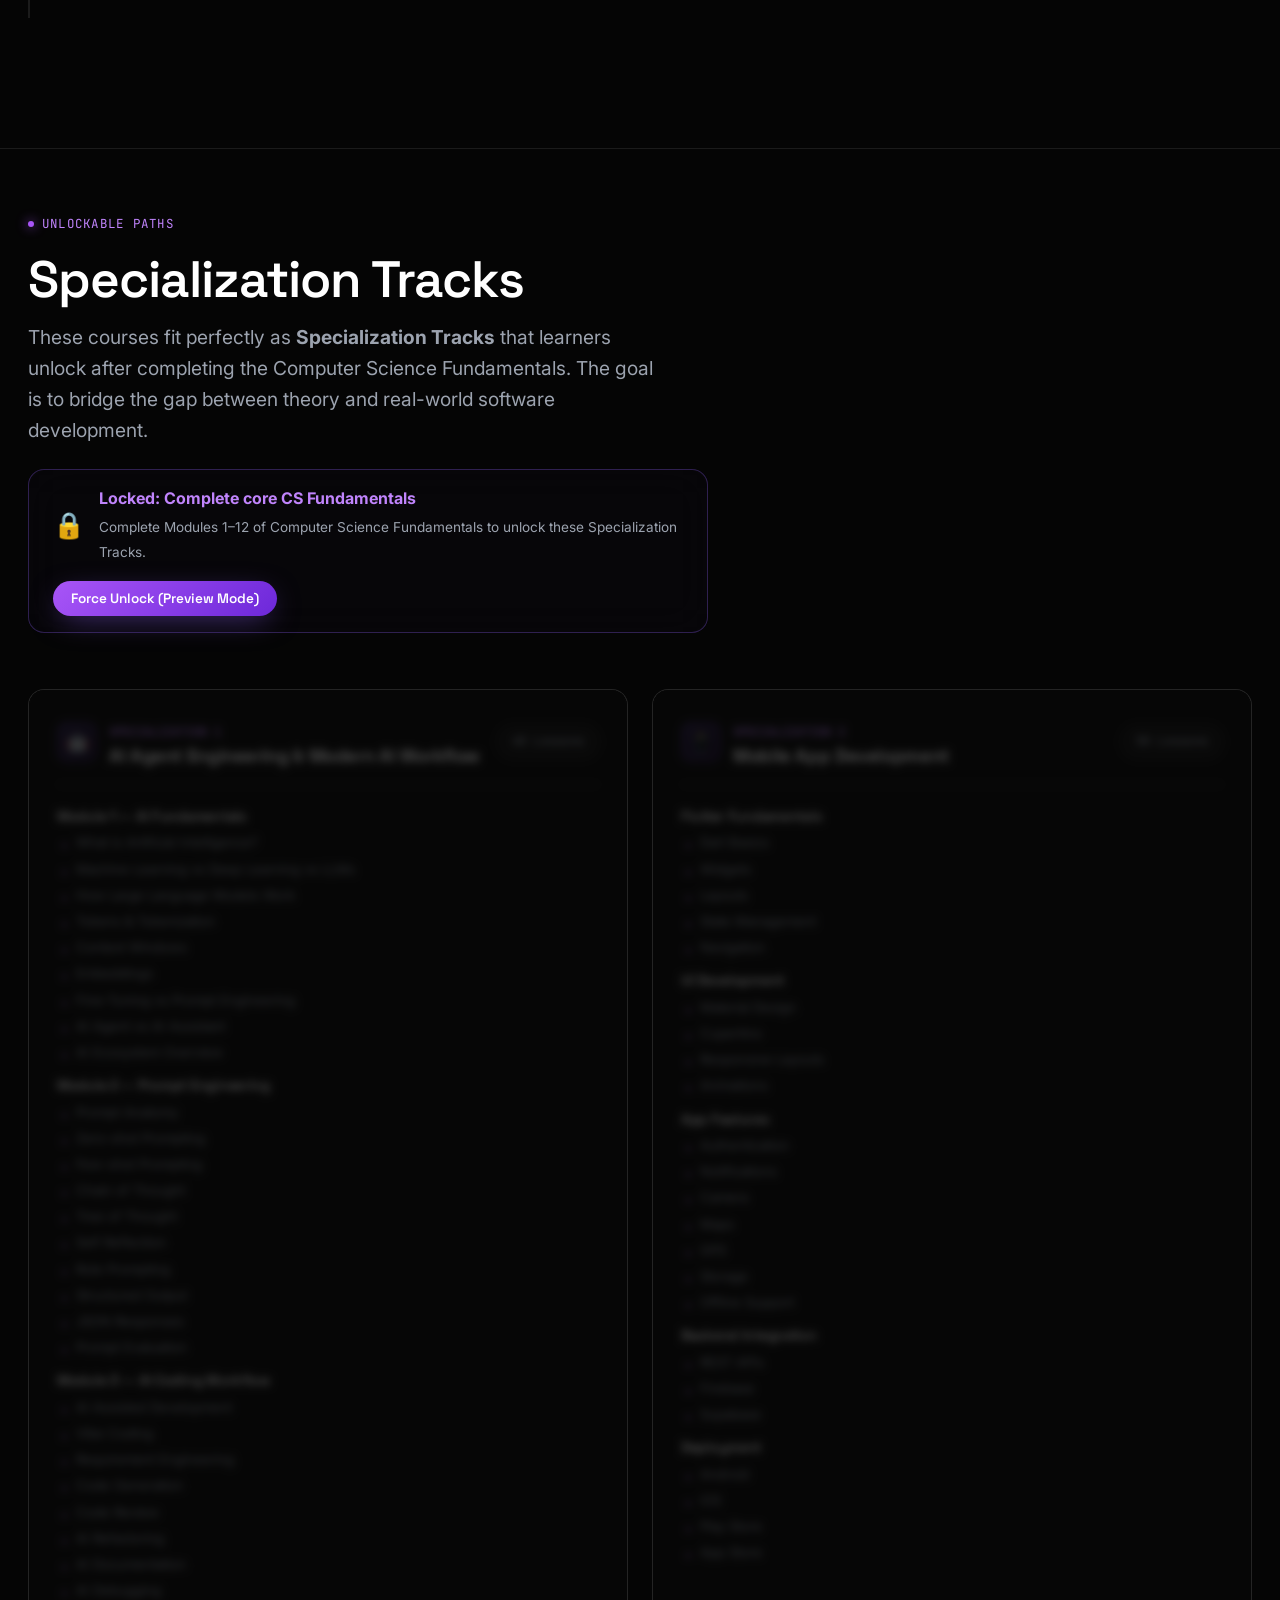
<file: pages/roadmap.html>
<!DOCTYPE html>
<html lang="en">
<head>
  <meta charset="UTF-8">
  <meta name="viewport" content="width=device-width, initial-scale=1.0">
  <title>Roadmap — CS Fundamentals Academy</title>
  <meta name="description" content="The full 12-module roadmap for CS Fundamentals Academy, from computer fundamentals to software engineering.">
  <link rel="stylesheet" href="../css/main.css">
  <link rel="stylesheet" href="../css/components.css">
<link rel="icon" type="image/png" href="../assets/logo.png">`n</head>
<body data-root="../">
  <a href="#main" class="skip-link">Skip to content</a>
  <div class="bg-mesh"></div>
  <canvas id="particles"></canvas>
  <div class="grain"></div>

  <div id="site-nav"></div>

  <main id="main">
    <section class="section" style="padding-top: calc(var(--nav-h) + 60px);">
      <div class="container">
        <div class="section-head reveal">
          <span class="eyebrow">The full path</span>
          <h1 class="text-h1">Roadmap</h1>
          <p class="text-lead" style="margin-top:14px; max-width:640px;">
            Twelve modules, ordered so each one builds on what came before — starting with how a computer physically works, ending with how to architect software like an engineer.
          </p>
        </div>

        <div class="roadmap-track" id="roadmap-track"></div>
      </div>
    </section>

    <!-- SPECIALIZATION TRACKS SECTION -->
    <section class="section" style="border-top: 1px solid var(--border-glass); padding-top: 60px; margin-top: 20px;">
      <div class="container">
        <div class="section-head reveal">
          <span class="eyebrow">Unlockable Paths</span>
          <h2 class="text-h1">Specialization Tracks</h2>
          <p class="text-lead" style="margin-top:14px; max-width:640px;">
            These courses fit perfectly as <strong>Specialization Tracks</strong> that learners unlock after completing the Computer Science Fundamentals. The goal is to bridge the gap between theory and real-world software development.
          </p>
          <div id="lock-status-banner" style="margin-top: 24px;"></div>
        </div>

        <div class="specialization-grid" id="specialization-grid"></div>

        <!-- CAPSTONE CARD -->
        <div id="capstone-container" class="reveal"></div>
      </div>
    </section>
  </main>

  <div id="site-footer"></div>

  <script src="../js/modules-data.js"></script>
  <script src="../js/topics-module1.js"></script>
  <script src="../js/topics-module2.js"></script>
  <script src="../js/topics-module3.js"></script>
  <script src="../js/topics-module4.js"></script>
  <script src="../js/topics-module5.js"></script>
  <script src="../js/topics-module6.js"></script>
  <script src="../js/topics-module7.js"></script>
  <script src="../js/topics-module8.js"></script>
  <script src="../js/topics-module9.js"></script>
  <script src="../js/topics-module10.js"></script>
  <script src="../js/topics-module11.js"></script>
  <script src="../js/topics-module12.js"></script>
  <script src="../js/topics-module13.js"></script>
  <script src="../js/topics-module14.js"></script>
  <script src="../js/topics-module15.js"></script>
  <script src="../js/topics-module16.js"></script>
  <script src="../js/topics-module17.js"></script>
  <script src="../js/topics-module18.js"></script>
  <script src="../js/topics-module19.js"></script>
  <script src="../js/topics-module20.js"></script>
  <script src="../js/topics-module21.js"></script>
  <script src="../js/topics-module22.js"></script>
  <script src="../js/topics-module23.js"></script>
  <script src="../js/topics-module24.js"></script>
  <script src="../js/topics-module25.js"></script>
  <script src="../js/topics-module26.js"></script>
  <script src="../js/topics-module27.js"></script>
  <script src="../js/topics-module28.js"></script>
  <script src="../js/topics-module29.js"></script>
  <script src="../js/topics-module30.js"></script>
  <script src="../js/topics-module31.js"></script>
  <script src="../js/topics-module32.js"></script>
  <script src="../js/topics-module33.js"></script>
  <script src="../js/topics-module34.js"></script>
  <script src="../js/topics-module35.js"></script>
  <script src="../js/topics-module36.js"></script>
  <script src="../js/topics-module37.js"></script>
  <script src="../js/topics-module38.js"></script>
  <script src="../js/topics-module39.js"></script>
  <script src="../js/topics-module40.js"></script>
  <script src="../js/topics-module41.js"></script>
  <script src="../js/topics-module42.js"></script>
  <script src="../js/topics-module43.js"></script>
  <script src="../js/topics-module44.js"></script>
  <script src="../js/topics-module45.js"></script>
  <script src="../js/topics-module46.js"></script>
  <script src="../js/topics-module47.js"></script>
  <script src="../js/topics-module48.js"></script>
  <script src="../js/topics-module49.js"></script>
  <script src="../js/topics-module50.js"></script>
  <script src="../js/topics-module51.js"></script>
  <script src="../js/topics-module52.js"></script>
  <script src="../js/topics-module53.js"></script>
  <script src="../js/topics-module54.js"></script>
  <script src="../js/topics-module55.js"></script>
  <script src="../js/topics-module56.js"></script>
  <script src="../js/topics-module57.js"></script>
  <script src="../js/topics-module58.js"></script>
  <script src="../js/topics-module59.js"></script>
  <script src="../js/topics-module60.js"></script>
  <script src="../js/topics-module61.js"></script>
  <script src="../js/topics-module62.js"></script>
  <script src="../js/topics-module63.js"></script>
  <script src="../js/topics-module64.js"></script>
  <script src="../js/topics-module65.js"></script>
  <script src="../js/topics-spec1.js"></script>
  <script src="../js/topics-spec2.js"></script>
  <script src="../js/topics-spec3.js"></script>
  <script src="../js/topics-spec4.js"></script>
  <script src="../js/topics-spec5.js"></script>
  <script src="../js/topics-spec6.js"></script>
  <script src="../js/topics-spec7.js"></script>
  <script src="../js/topics-spec8.js"></script>
  <script src="../js/topics-spec9.js"></script>
  <script src="../js/topics-spec10.js"></script>
  <script src="../js/topics-spec11.js"></script>
  <script src="../js/topics-spec12.js"></script>
  <script src="../js/topics-spec13.js"></script>
  <script src="../js/topics-spec14.js"></script>
  <script src="../js/topics-module13.js"></script>
  <script src="../js/topics-module14.js"></script>
  <script src="../js/topics-module15.js"></script>
  <script src="../js/topics-module16.js"></script>
  <script src="../js/topics-module17.js"></script>
  <script src="../js/topics-module18.js"></script>
  <script src="../js/topics-module19.js"></script>
  <script src="../js/topics-module20.js"></script>
  <script src="../js/topics-module21.js"></script>
  <script src="../js/topics-module22.js"></script>
  <script src="../js/topics-module23.js"></script>
  <script src="../js/topics-module24.js"></script>
  <script src="../js/topics-module25.js"></script>
  <script src="../js/topics-module26.js"></script>
  <script src="../js/topics-module27.js"></script>
  <script src="../js/topics-module28.js"></script>
  <script src="../js/topics-module29.js"></script>
  <script src="../js/topics-module30.js"></script>
  <script src="../js/topics-module31.js"></script>
  <script src="../js/topics-module32.js"></script>
  <script src="../js/topics-module33.js"></script>
  <script src="../js/topics-module34.js"></script>
  <script src="../js/topics-module35.js"></script>
  <script src="../js/topics-module36.js"></script>
  <script src="../js/topics-module37.js"></script>
  <script src="../js/topics-module38.js"></script>
  <script src="../js/topics-module39.js"></script>
  <script src="../js/topics-module40.js"></script>
  <script src="../js/topics-module41.js"></script>
  <script src="../js/topics-module42.js"></script>
  <script src="../js/topics-module43.js"></script>
  <script src="../js/topics-module44.js"></script>
  <script src="../js/topics-module45.js"></script>
  <script src="../js/topics-spec1.js"></script>
  <script src="../js/topics-spec2.js"></script>
  <script src="../js/topics-spec3.js"></script>
  <script src="../js/topics-spec4.js"></script>
  <script src="../js/topics-spec5.js"></script>
  <script src="../js/topics-spec6.js"></script>
  <script src="../js/topics-spec7.js"></script>
  <script src="../js/topics-spec8.js"></script>
  <script src="../js/topics-spec9.js"></script>
  <script src="../js/topics-spec10.js"></script>
  <script src="../js/topics-spec11.js"></script>
  <script src="../js/topics-spec12.js"></script>
  <script src="../js/topics-spec13.js"></script>
  <script src="../js/topics-spec14.js"></script>
  <script src="../js/topics-module13.js"></script>
  <script src="../js/topics-module14.js"></script>
  <script src="../js/topics-module15.js"></script>
  <script src="../js/topics-module16.js"></script>
  <script src="../js/topics-module17.js"></script>
  <script src="../js/topics-module18.js"></script>
  <script src="../js/topics-module19.js"></script>
  <script src="../js/topics-module20.js"></script>
  <script src="../js/topics-module21.js"></script>
  <script src="../js/topics-module22.js"></script>
  <script src="../js/topics-module23.js"></script>
  <script src="../js/topics-module24.js"></script>
  <script src="../js/topics-module25.js"></script>
  <script src="../js/topics-module26.js"></script>
  <script src="../js/topics-module27.js"></script>
  <script src="../js/topics-module28.js"></script>
  <script src="../js/topics-module29.js"></script>
  <script src="../js/topics-module30.js"></script>
  <script src="../js/topics-module31.js"></script>
  <script src="../js/topics-module32.js"></script>
  <script src="../js/topics-module33.js"></script>
  <script src="../js/topics-module34.js"></script>
  <script src="../js/topics-module35.js"></script>
  <script src="../js/topics-module36.js"></script>
  <script src="../js/topics-module37.js"></script>
  <script src="../js/topics-module38.js"></script>
  <script src="../js/topics-module39.js"></script>
  <script src="../js/topics-module40.js"></script>
  <script src="../js/topics-module41.js"></script>
  <script src="../js/topics-module42.js"></script>
  <script src="../js/topics-module43.js"></script>
  <script src="../js/topics-module44.js"></script>
  <script src="../js/topics-module45.js"></script>
  <script src="../js/specializations-data.js"></script>
  <script src="../js/core/models.js"></script>
  <script src="../js/core/progress-store.js"></script>
  <script src="../js/core/ui-services.js"></script>
  <script src="../js/core/site-layout.js"></script>
  <script src="../js/core/app.js"></script>
  <style>
    .specialization-grid {
      display: grid;
      grid-template-columns: repeat(2, 1fr);
      gap: 24px;
      margin-bottom: 56px;
    }
    @media (max-width: 768px) {
      .specialization-grid {
        grid-template-columns: 1fr;
      }
    }
    .spec-locked {
      position: relative;
    }
    .spec-locked .lock-overlay {
      transition: opacity 0.3s ease, backdrop-filter 0.3s ease;
    }
    .spec-locked:hover .lock-overlay {
      opacity: 0.18;
      backdrop-filter: blur(1px);
    }
    .specialization-grid a {
      transition: color var(--dur-fast), border-color var(--dur-fast);
    }
    .specialization-grid a:hover {
      color: var(--primary-3) !important;
      border-bottom-color: var(--primary-3) !important;
    }
    .specialization-grid a.is-done {
      color: var(--success) !important;
      border-bottom-color: rgba(52,211,153,0.4) !important;
    }
  </style>
  <script>
    function renderRoadmap() {
      const track = document.getElementById('roadmap-track');
      const state = window.CSFA.getState();
      const builtTopicIds = window.CSFA_TOPICS.map(t => t.id);

      track.innerHTML = window.CSFA_MODULES.map(m => {
        const pct = window.CSFA.moduleCompletion(m.num);
        const isComplete = pct >= 1;
        const isModuleBuilt = m.topics.some(topicId => builtTopicIds.includes(topicId));
        const topicsHTML = m.topics.map(topicId => {
          const isBuilt = builtTopicIds.includes(topicId);
          const isDone = state.completedLessons.includes(topicId);
          const title = window.CSFA_TOPIC_TITLES[topicId] || topicId;
          const href = isBuilt ? `topic.html?id=${topicId}` : '#';
          return `<a href="${href}" class="roadmap-topic-chip ${isDone ? 'is-done' : ''}" ${!isBuilt ? 'title="Coming soon" style="opacity:0.45;cursor:default;" onclick="return false;"' : ''}>
            ${isDone ? '✓ ' : ''}${title}
          </a>`;
        }).join('');

        return `
        <div class="roadmap-module reveal ${isComplete ? 'is-complete' : ''}" id="${m.id}">
          <div class="roadmap-module-head">
            <span class="roadmap-module-num">MODULE ${String(m.num).padStart(2, '0')}</span>
            <h3 class="text-h3" style="margin:0;">${m.icon} ${m.name}</h3>
            ${isModuleBuilt ? '<span class="badge" style="color:var(--success);border-color:rgba(52,211,153,0.3);">Available now</span>' : '<span class="badge">Coming soon</span>'}
          </div>
          <p style="color:var(--text-2); max-width:640px;">${m.description}</p>
          <div class="roadmap-topics">${topicsHTML}</div>
          ${isModuleBuilt ? `<div class="progress-bar-track" style="max-width:300px; margin-top:18px;"><div class="progress-bar-fill" style="width:${Math.round(pct*100)}%"></div></div>` : ''}
        </div>`;
      }).join('');

      renderSpecializations();

      // run reveal observer for newly injected elements
      observeRevealElements();
    }

    function renderSpecializations() {
      const state = window.CSFA.getState();
      const coreModules = window.CSFA_MODULES.filter(m => m.num <= 12);
      const allCoreDone = coreModules.every(m => window.CSFA.moduleCompletion(m.num) >= 1);
      const forceUnlock = localStorage.getItem('csfa_force_unlock_specs') === 'true';
      const isUnlocked = allCoreDone || forceUnlock;

      // Render banner
      const banner = document.getElementById('lock-status-banner');
      if (isUnlocked) {
        banner.innerHTML = `
          <div class="glass card" style="padding: 16px 24px; border-color: rgba(52,211,153,0.3); background: rgba(52,211,153,0.04); display: flex; align-items: center; justify-content: space-between; flex-wrap: wrap; gap: 16px;">
            <div style="display: flex; align-items: center; gap: 14px;">
              <span style="font-size: 1.6rem;">🔓</span>
              <div>
                <strong style="color: var(--success); font-size: 1rem; display: block; margin-bottom: 2px;">Specialization Tracks Unlocked!</strong>
                <span style="font-size: 0.85rem; color: var(--text-2);">You've unlocked the advanced tracks bridging CS theory with modern production workflows.</span>
              </div>
            </div>
            ${!allCoreDone ? `<button class="btn btn-ghost btn-sm" id="btn-lock-specs">Lock Tracks (Previewing)</button>` : ''}
          </div>
        `;
      } else {
        banner.innerHTML = `
          <div class="glass card" style="padding: 16px 24px; border-color: rgba(139,92,246,0.3); background: rgba(139,92,246,0.02); display: flex; align-items: center; justify-content: space-between; flex-wrap: wrap; gap: 16px;">
            <div style="display: flex; align-items: center; gap: 14px;">
              <span style="font-size: 1.6rem;">🔒</span>
              <div>
                <strong style="color: var(--primary-3); font-size: 1rem; display: block; margin-bottom: 2px;">Locked: Complete core CS Fundamentals</strong>
                <span style="font-size: 0.85rem; color: var(--text-2);">Complete Modules 1–12 of Computer Science Fundamentals to unlock these Specialization Tracks.</span>
              </div>
            </div>
            <button class="btn btn-primary btn-sm" id="btn-unlock-specs">Force Unlock (Preview Mode)</button>
          </div>
        `;
      }

      // Add event listeners
      const unlockBtn = document.getElementById('btn-unlock-specs');
      if (unlockBtn) {
        unlockBtn.addEventListener('click', () => {
          localStorage.setItem('csfa_force_unlock_specs', 'true');
          renderSpecializations();
          observeRevealElements();
        });
      }
      const lockBtn = document.getElementById('btn-lock-specs');
      if (lockBtn) {
        lockBtn.addEventListener('click', () => {
          localStorage.removeItem('csfa_force_unlock_specs');
          renderSpecializations();
          observeRevealElements();
        });
      }

      // Render Spec Grid
      const specGrid = document.getElementById('specialization-grid');
      const builtTopicIds = window.CSFA_TOPICS.map(t => t.id);
      specGrid.innerHTML = window.CSFA_SPECIALIZATIONS.map(spec => {
        const modulesHTML = spec.modules.map(mod => {
          const topicsHTML = mod.topics.map(t => {
            const slug = 'spec' + spec.num + '-' + t.toLowerCase().replace(/[^a-z0-9]+/g, '-').replace(/(^-|-$)/g, '');
            const isBuilt = builtTopicIds.includes(slug);
            const isDone = state.completedLessons.includes(slug);
            const href = isBuilt ? `topic.html?id=${slug}` : '#';
            return `<li style="font-size: 0.82rem; color: var(--text-2); margin-bottom: 4px; display: flex; align-items: start; gap: 8px;">
              <span style="color: var(--primary-3); font-size: 0.75rem; margin-top: 3px;">•</span>
              ${isUnlocked ? `<a href="${href}" class="${isDone ? 'is-done' : ''}" style="color: var(--text-1); text-decoration: none; border-bottom: 1px dashed var(--border-glass);">${t}</a>` : `<span>${t}</span>`}
            </li>`;
          }).join('');

          return `
            <div style="margin-top: 14px;">
              <h5 style="font-size: 0.88rem; color: var(--text-0); margin-bottom: 8px; font-weight: 600;">${mod.name}</h5>
              <ul style="list-style: none; padding-left: 4px; margin: 0;">${topicsHTML}</ul>
            </div>
          `;
        }).join('');

        return `
          <div class="card reveal ${!isUnlocked ? 'spec-locked' : ''}" style="padding: 28px; position: relative; overflow: hidden; display: flex; flex-direction: column; justify-content: space-between; background: var(--surface-glass);">
            <div>
              <div style="display: flex; align-items: center; justify-content: space-between; margin-bottom: 16px; flex-wrap: wrap; gap: 10px;">
                <div style="display: flex; align-items: center; gap: 12px;">
                  <div class="module-icon" style="width: 40px; height: 40px; font-size: 1.15rem; border-radius: 10px;">${spec.icon}</div>
                  <div>
                    <span style="font-size: 0.75rem; font-family: var(--font-mono); color: var(--primary-3); font-weight: 600;">SPECIALIZATION ${spec.num}</span>
                    <h3 style="font-size: 1.15rem; margin: 2px 0 0 0; color: var(--text-0); font-weight: 700;">${spec.title}</h3>
                  </div>
                </div>
                <span class="badge" style="font-family: var(--font-mono); font-size: 0.75rem;">${spec.lessons} Lessons</span>
              </div>
              <div style="margin-top: 18px; border-top: 1px solid var(--border-glass); padding-top: 10px;">
                ${modulesHTML}
              </div>
            </div>
            ${!isUnlocked ? `
              <div class="lock-overlay" style="position: absolute; inset: 0; background: rgba(5,5,5,0.72); backdrop-filter: blur(4px); display: flex; flex-direction: column; align-items: center; justify-content: center; gap: 10px; z-index: 5;">
                <span style="font-size: 2.2rem;">🔒</span>
                <span style="font-size: 0.85rem; font-family: var(--font-mono); color: var(--text-2); letter-spacing: 0.05em; text-transform: uppercase;">Locked</span>
              </div>
            ` : ''}
          </div>
        `;
      }).join('');

      // Render Capstone Project
      const capstoneContainer = document.getElementById('capstone-container');
      const capstone = window.CSFA_CAPSTONE;
      const featuresHTML = capstone.features.map(f => `
        <div style="display: flex; align-items: start; gap: 10px; font-size: 0.88rem; color: var(--text-2);">
          <span style="color: var(--success); font-weight: bold; margin-top: 1px;">✓</span>
          <span>${f}</span>
        </div>
      `).join('');

      capstoneContainer.innerHTML = `
        <div class="card reveal ${!isUnlocked ? 'spec-locked' : ''}" style="padding: 36px; background: linear-gradient(135deg, rgba(139,92,246,0.06) 0%, rgba(5,5,5,0.85) 100%); border: 1px solid var(--border-glow); position: relative; overflow: hidden; margin-top: 40px;">
          <div style="display: flex; align-items: center; justify-content: space-between; margin-bottom: 24px; flex-wrap: wrap; gap: 16px;">
            <div style="display: flex; align-items: center; gap: 16px;">
              <div class="module-icon" style="width: 52px; height: 52px; font-size: 1.5rem; border-radius: 12px; background: linear-gradient(135deg, rgba(52,211,153,0.2), rgba(5,150,105,0.1)); border-color: rgba(52,211,153,0.3);">${capstone.icon}</div>
              <div>
                <span style="font-size: 0.82rem; font-family: var(--font-mono); color: var(--success); font-weight: 600;">GRADUATION REQUIREMENT</span>
                <h3 class="text-h2" style="margin: 4px 0 0 0; color: var(--text-0); font-weight: 700;">${capstone.title}</h3>
              </div>
            </div>
            <span class="badge" style="color: var(--success); border-color: rgba(52,211,153,0.3); font-family: var(--font-mono); font-size: 0.82rem; font-weight: 600; padding: 6px 12px;">${capstone.duration}</span>
          </div>
          <p class="text-lead" style="color: var(--text-1); margin-bottom: 28px; max-width: 800px; line-height: 1.6;">${capstone.description}</p>
          <div class="grid-2-cols" style="display: grid; gap: 16px; border-top: 1px solid var(--border-glass); padding-top: 24px;">
            ${featuresHTML}
          </div>
          ${!isUnlocked ? `
            <div class="lock-overlay" style="position: absolute; inset: 0; background: rgba(5,5,5,0.76); backdrop-filter: blur(5px); display: flex; flex-direction: column; align-items: center; justify-content: center; gap: 10px; z-index: 5;">
              <span style="font-size: 2.5rem;">🔒</span>
              <span style="font-size: 0.9rem; font-family: var(--font-mono); color: var(--text-2); letter-spacing: 0.05em; text-transform: uppercase;">Locked</span>
            </div>
          ` : ''}
        </div>
      `;
    }

    function observeRevealElements() {
      document.querySelectorAll('.reveal').forEach(el => {
        const obs = new IntersectionObserver((entries) => {
          entries.forEach(e => { if (e.isIntersecting) { e.target.classList.add('is-visible'); obs.unobserve(e.target); } });
        }, { threshold: 0.05 });
        obs.observe(el);
      });
    }

    document.addEventListener('csfa:layout-ready', renderRoadmap);
  </script>
</body>
</html>
</file>
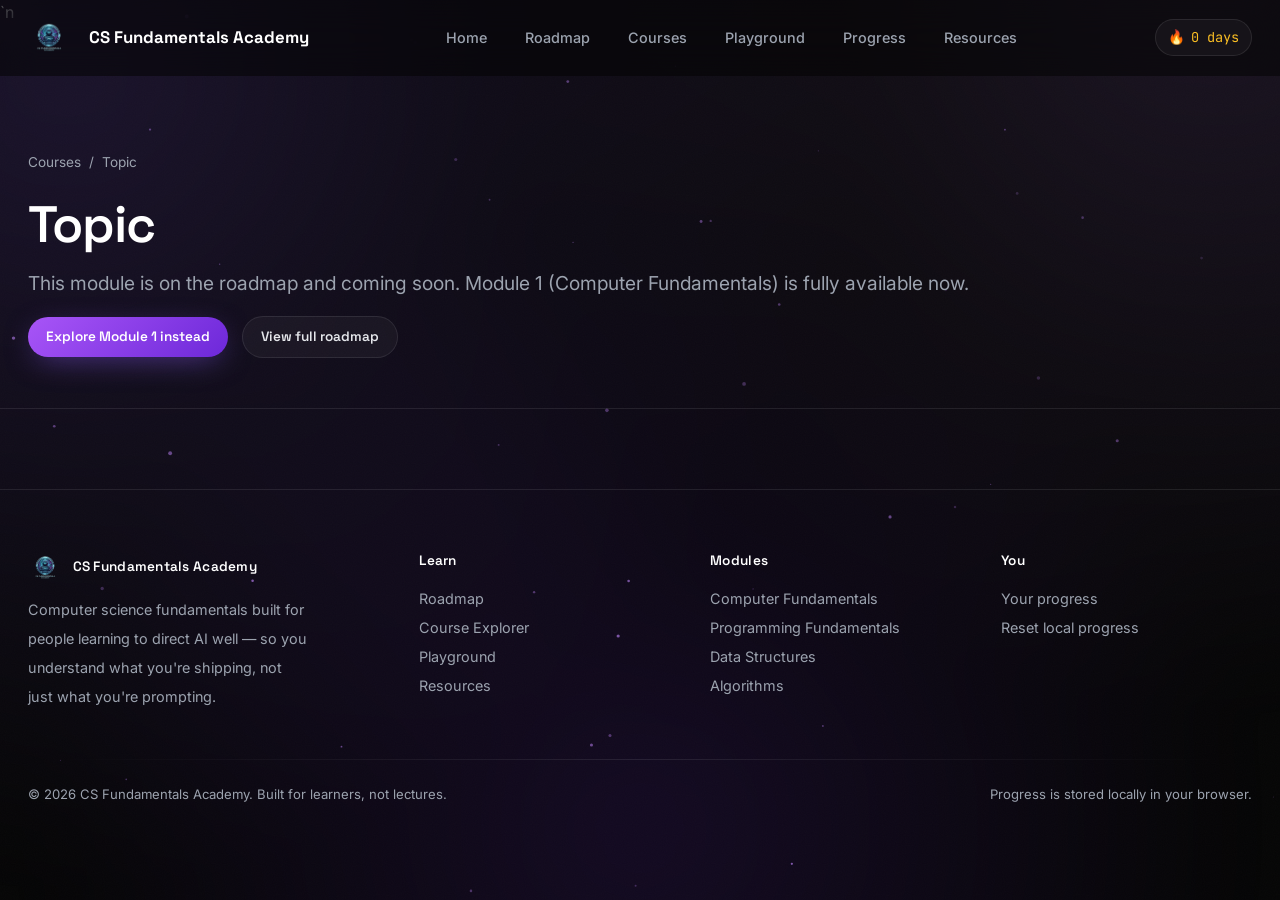
<file: pages/topic.html>
<!DOCTYPE html>
<html lang="en">
<head>
  <meta charset="UTF-8">
  <meta name="viewport" content="width=device-width, initial-scale=1.0">
  <title>Topic — CS Fundamentals Academy</title>
  <link rel="stylesheet" href="../css/main.css">
  <link rel="stylesheet" href="../css/components.css">
<link rel="icon" type="image/png" href="../assets/logo.png">`n</head>
<body data-root="../">
  <a href="#main" class="skip-link">Skip to content</a>
  <div class="bg-mesh"></div>
  <canvas id="particles"></canvas>
  <div class="grain"></div>

  <div id="site-nav"></div>

  <main id="main">
    <div id="topic-root">
      <div class="container" style="padding-top: calc(var(--nav-h) + 80px); text-align:center; color:var(--text-2);">
        Loading topic…
      </div>
    </div>
  </main>

  <div id="site-footer"></div>

  <script src="../js/modules-data.js"></script>
  <script src="../js/topics-module1.js"></script>
  <script src="../js/topics-module2.js"></script>
  <script src="../js/topics-module3.js"></script>
  <script src="../js/topics-module4.js"></script>
  <script src="../js/topics-module5.js"></script>
  <script src="../js/topics-module6.js"></script>
  <script src="../js/topics-module7.js"></script>
  <script src="../js/topics-module8.js"></script>
  <script src="../js/topics-module9.js"></script>
  <script src="../js/topics-module10.js"></script>
  <script src="../js/topics-module11.js"></script>
  <script src="../js/topics-module12.js"></script>
  <script src="../js/topics-module13.js"></script>
  <script src="../js/topics-module14.js"></script>
  <script src="../js/topics-module15.js"></script>
  <script src="../js/topics-module16.js"></script>
  <script src="../js/topics-module17.js"></script>
  <script src="../js/topics-module18.js"></script>
  <script src="../js/topics-module19.js"></script>
  <script src="../js/topics-module20.js"></script>
  <script src="../js/topics-module21.js"></script>
  <script src="../js/topics-module22.js"></script>
  <script src="../js/topics-module23.js"></script>
  <script src="../js/topics-module24.js"></script>
  <script src="../js/topics-module25.js"></script>
  <script src="../js/topics-module26.js"></script>
  <script src="../js/topics-module27.js"></script>
  <script src="../js/topics-module28.js"></script>
  <script src="../js/topics-module29.js"></script>
  <script src="../js/topics-module30.js"></script>
  <script src="../js/topics-module31.js"></script>
  <script src="../js/topics-module32.js"></script>
  <script src="../js/topics-module33.js"></script>
  <script src="../js/topics-module34.js"></script>
  <script src="../js/topics-module35.js"></script>
  <script src="../js/topics-module36.js"></script>
  <script src="../js/topics-module37.js"></script>
  <script src="../js/topics-module38.js"></script>
  <script src="../js/topics-module39.js"></script>
  <script src="../js/topics-module40.js"></script>
  <script src="../js/topics-module41.js"></script>
  <script src="../js/topics-module42.js"></script>
  <script src="../js/topics-module43.js"></script>
  <script src="../js/topics-module44.js"></script>
  <script src="../js/topics-module45.js"></script>
  <script src="../js/topics-module46.js"></script>
  <script src="../js/topics-module47.js"></script>
  <script src="../js/topics-module48.js"></script>
  <script src="../js/topics-module49.js"></script>
  <script src="../js/topics-module50.js"></script>
  <script src="../js/topics-module51.js"></script>
  <script src="../js/topics-module52.js"></script>
  <script src="../js/topics-module53.js"></script>
  <script src="../js/topics-module54.js"></script>
  <script src="../js/topics-module55.js"></script>
  <script src="../js/topics-module56.js"></script>
  <script src="../js/topics-module57.js"></script>
  <script src="../js/topics-module58.js"></script>
  <script src="../js/topics-module59.js"></script>
  <script src="../js/topics-module60.js"></script>
  <script src="../js/topics-module61.js"></script>
  <script src="../js/topics-module62.js"></script>
  <script src="../js/topics-module63.js"></script>
  <script src="../js/topics-module64.js"></script>
  <script src="../js/topics-module65.js"></script>
  <script src="../js/topics-spec1.js"></script>
  <script src="../js/topics-spec2.js"></script>
  <script src="../js/topics-spec3.js"></script>
  <script src="../js/topics-spec4.js"></script>
  <script src="../js/topics-spec5.js"></script>
  <script src="../js/topics-spec6.js"></script>
  <script src="../js/topics-spec7.js"></script>
  <script src="../js/topics-spec8.js"></script>
  <script src="../js/topics-spec9.js"></script>
  <script src="../js/topics-spec10.js"></script>
  <script src="../js/topics-spec11.js"></script>
  <script src="../js/topics-spec12.js"></script>
  <script src="../js/topics-spec13.js"></script>
  <script src="../js/topics-spec14.js"></script>
  <script src="../js/topics-module13.js"></script>
  <script src="../js/topics-module14.js"></script>
  <script src="../js/topics-module15.js"></script>
  <script src="../js/topics-module16.js"></script>
  <script src="../js/topics-module17.js"></script>
  <script src="../js/topics-module18.js"></script>
  <script src="../js/topics-module19.js"></script>
  <script src="../js/topics-module20.js"></script>
  <script src="../js/topics-module21.js"></script>
  <script src="../js/topics-module22.js"></script>
  <script src="../js/topics-module23.js"></script>
  <script src="../js/topics-module24.js"></script>
  <script src="../js/topics-module25.js"></script>
  <script src="../js/topics-module26.js"></script>
  <script src="../js/topics-module27.js"></script>
  <script src="../js/topics-module28.js"></script>
  <script src="../js/topics-module29.js"></script>
  <script src="../js/topics-module30.js"></script>
  <script src="../js/topics-module31.js"></script>
  <script src="../js/topics-module32.js"></script>
  <script src="../js/topics-module33.js"></script>
  <script src="../js/topics-module34.js"></script>
  <script src="../js/topics-module35.js"></script>
  <script src="../js/topics-module36.js"></script>
  <script src="../js/topics-module37.js"></script>
  <script src="../js/topics-module38.js"></script>
  <script src="../js/topics-module39.js"></script>
  <script src="../js/topics-module40.js"></script>
  <script src="../js/topics-module41.js"></script>
  <script src="../js/topics-module42.js"></script>
  <script src="../js/topics-module43.js"></script>
  <script src="../js/topics-module44.js"></script>
  <script src="../js/topics-module45.js"></script>
  <script src="../js/topics-spec1.js"></script>
  <script src="../js/topics-spec2.js"></script>
  <script src="../js/topics-spec3.js"></script>
  <script src="../js/topics-spec4.js"></script>
  <script src="../js/topics-spec5.js"></script>
  <script src="../js/topics-spec6.js"></script>
  <script src="../js/topics-spec7.js"></script>
  <script src="../js/topics-spec8.js"></script>
  <script src="../js/topics-spec9.js"></script>
  <script src="../js/topics-spec10.js"></script>
  <script src="../js/topics-spec11.js"></script>
  <script src="../js/topics-spec12.js"></script>
  <script src="../js/topics-spec13.js"></script>
  <script src="../js/topics-spec14.js"></script>
  <script src="../js/topics-module13.js"></script>
  <script src="../js/topics-module14.js"></script>
  <script src="../js/topics-module15.js"></script>
  <script src="../js/topics-module16.js"></script>
  <script src="../js/topics-module17.js"></script>
  <script src="../js/topics-module18.js"></script>
  <script src="../js/topics-module19.js"></script>
  <script src="../js/topics-module20.js"></script>
  <script src="../js/topics-module21.js"></script>
  <script src="../js/topics-module22.js"></script>
  <script src="../js/topics-module23.js"></script>
  <script src="../js/topics-module24.js"></script>
  <script src="../js/topics-module25.js"></script>
  <script src="../js/topics-module26.js"></script>
  <script src="../js/topics-module27.js"></script>
  <script src="../js/topics-module28.js"></script>
  <script src="../js/topics-module29.js"></script>
  <script src="../js/topics-module30.js"></script>
  <script src="../js/topics-module31.js"></script>
  <script src="../js/topics-module32.js"></script>
  <script src="../js/topics-module33.js"></script>
  <script src="../js/topics-module34.js"></script>
  <script src="../js/topics-module35.js"></script>
  <script src="../js/topics-module36.js"></script>
  <script src="../js/topics-module37.js"></script>
  <script src="../js/topics-module38.js"></script>
  <script src="../js/topics-module39.js"></script>
  <script src="../js/topics-module40.js"></script>
  <script src="../js/topics-module41.js"></script>
  <script src="../js/topics-module42.js"></script>
  <script src="../js/topics-module43.js"></script>
  <script src="../js/topics-module44.js"></script>
  <script src="../js/topics-module45.js"></script>
  <script src="../js/core/models.js"></script>
  <script src="../js/core/progress-store.js"></script>
  <script src="../js/core/ui-services.js"></script>
  <script src="../js/core/site-layout.js"></script>
  <script src="../js/core/app.js"></script>
  <script src="../js/core/diagram-renderer.js"></script>
  <script src="../js/core/quiz-engine.js"></script>
  <script src="../js/core/topic-page-renderer.js"></script>
</body>
</html>
</file>
<file: css/main.css>
/* ==========================================================================
   CS Fundamentals Academy — Design System
   ========================================================================== */

@import url('https://fonts.googleapis.com/css2?family=Space+Grotesk:wght@400;500;600;700&family=Inter:wght@400;500;600;700;800&family=JetBrains+Mono:wght@400;500;600&display=swap');

:root {
  /* ---- Color tokens (per spec) ---- */
  --bg-0: #050505;
  --bg-1: #0d0d0d;
  --bg-2: #121212;

  --primary-1: #8B5CF6;
  --primary-2: #A855F7;
  --primary-3: #C084FC;
  --accent: #6D28D9;

  --text-0: #FFFFFF;
  --text-1: #E5E7EB;
  --text-2: #9CA3AF;

  /* ---- Derived surfaces ---- */
  --surface-glass: rgba(255, 255, 255, 0.04);
  --surface-glass-strong: rgba(255, 255, 255, 0.07);
  --border-glass: rgba(255, 255, 255, 0.09);
  --border-glow: rgba(139, 92, 246, 0.35);

  --success: #34D399;
  --warning: #FBBF24;
  --danger: #F87171;

  /* ---- Type ---- */
  --font-display: 'Space Grotesk', 'Inter', sans-serif;
  --font-body: 'Inter', sans-serif;
  --font-mono: 'JetBrains Mono', monospace;

  /* ---- Layout ---- */
  --container-max: 1280px;
  --radius-sm: 10px;
  --radius-md: 16px;
  --radius-lg: 24px;
  --radius-pill: 999px;

  --nav-h: 76px;

  /* ---- Motion ---- */
  --ease-out: cubic-bezier(0.16, 1, 0.3, 1);
  --ease-spring: cubic-bezier(0.34, 1.56, 0.64, 1);
  --dur-fast: 160ms;
  --dur-med: 320ms;
  --dur-slow: 600ms;
}

@media (prefers-reduced-motion: reduce) {
  *, *::before, *::after {
    animation-duration: 0.01ms !important;
    animation-iteration-count: 1 !important;
    transition-duration: 0.01ms !important;
    scroll-behavior: auto !important;
  }
}

/* ---- Reset ---- */
* { margin: 0; padding: 0; box-sizing: border-box; }

html {
  scroll-behavior: smooth;
  -webkit-font-smoothing: antialiased;
  text-rendering: optimizeLegibility;
}

body {
  background: var(--bg-0);
  color: var(--text-1);
  font-family: var(--font-body);
  font-size: 16px;
  line-height: 1.6;
  min-height: 100vh;
  overflow-x: hidden;
  position: relative;
}

img, svg { display: block; max-width: 100%; }

a { color: inherit; text-decoration: none; }

button { font-family: inherit; cursor: pointer; border: none; background: none; color: inherit; }

ul, ol { list-style: none; }

input, textarea, select { font-family: inherit; color: inherit; }

:focus-visible {
  outline: 2px solid var(--primary-3);
  outline-offset: 3px;
  border-radius: 4px;
}

::selection { background: var(--accent); color: var(--text-0); }

::-webkit-scrollbar { width: 10px; height: 10px; }
::-webkit-scrollbar-track { background: var(--bg-1); }
::-webkit-scrollbar-thumb {
  background: linear-gradient(180deg, var(--primary-1), var(--accent));
  border-radius: 10px;
}

/* ---- Typography scale ---- */
h1, h2, h3, h4, h5 {
  font-family: var(--font-display);
  font-weight: 600;
  color: var(--text-0);
  letter-spacing: -0.02em;
  line-height: 1.1;
}

.text-display {
  font-size: clamp(2.75rem, 6vw, 5.25rem);
  font-weight: 700;
  letter-spacing: -0.03em;
}

.text-h1 { font-size: clamp(2.25rem, 4vw, 3.25rem); }
.text-h2 { font-size: clamp(1.75rem, 3vw, 2.5rem); }
.text-h3 { font-size: clamp(1.3rem, 2vw, 1.75rem); }
.text-h4 { font-size: 1.15rem; }

.text-lead {
  font-size: clamp(1.05rem, 1.5vw, 1.3rem);
  color: var(--text-2);
  line-height: 1.6;
  font-weight: 400;
}

.text-mono {
  font-family: var(--font-mono);
  font-size: 0.9rem;
}

.text-muted { color: var(--text-2); }
.text-gradient {
  background: linear-gradient(135deg, var(--primary-3) 0%, var(--primary-1) 50%, var(--accent) 100%);
  -webkit-background-clip: text;
  background-clip: text;
  color: transparent;
}

/* ---- Layout utilities ---- */
.container {
  width: 100%;
  max-width: var(--container-max);
  margin: 0 auto;
  padding: 0 28px;
}
@media (max-width: 640px) {
  .container { padding: 0 16px; }
}

.section { padding: 110px 0; position: relative; }
@media (max-width: 768px) { .section { padding: 72px 0; } }

.flex { display: flex; }
.grid { display: grid; }
.grid-2-cols { grid-template-columns: repeat(2, 1fr); }
@media (max-width: 768px) { .grid-2-cols { grid-template-columns: 1fr; } }
.gap-sm { gap: 12px; }
.gap-md { gap: 20px; }
.gap-lg { gap: 32px; }

/* ---- Background mesh / atmosphere ---- */
.bg-mesh {
  position: fixed;
  inset: 0;
  z-index: -2;
  background: var(--bg-0);
  overflow: hidden;
}

.bg-mesh::before {
  content: '';
  position: absolute;
  inset: -20%;
  background:
    radial-gradient(circle at 18% 20%, rgba(139, 92, 246, 0.16), transparent 45%),
    radial-gradient(circle at 82% 12%, rgba(192, 132, 252, 0.12), transparent 40%),
    radial-gradient(circle at 50% 80%, rgba(109, 40, 217, 0.14), transparent 45%);
  filter: blur(40px);
  animation: meshDrift 24s ease-in-out infinite alternate;
}

@keyframes meshDrift {
  0%   { transform: translate(0, 0) scale(1); }
  100% { transform: translate(-3%, 2%) scale(1.06); }
}

.grain {
  position: fixed;
  inset: 0;
  z-index: -1;
  opacity: 0.025;
  pointer-events: none;
  background-image: url("data:image/svg+xml,%3Csvg xmlns='http://www.w3.org/2000/svg' width='100' height='100'%3E%3Cfilter id='n'%3E%3CfeTurbulence type='fractalNoise' baseFrequency='0.9' numOctaves='2' stitchTiles='stitch'/%3E%3C/filter%3E%3Crect width='100%25' height='100%25' filter='url(%23n)'/%3E%3C/svg%3E");
}

#particles {
  position: fixed;
  inset: 0;
  z-index: -1;
  pointer-events: none;
}

/* ---- Glass / cards ---- */
.glass {
  background: var(--surface-glass);
  border: 1px solid var(--border-glass);
  border-radius: var(--radius-md);
  backdrop-filter: blur(20px);
  -webkit-backdrop-filter: blur(20px);
}

.glass-strong {
  background: var(--surface-glass-strong);
  border: 1px solid var(--border-glass);
  backdrop-filter: blur(24px);
  -webkit-backdrop-filter: blur(24px);
}

.card {
  position: relative;
  background: linear-gradient(160deg, rgba(255,255,255,0.05), rgba(255,255,255,0.015));
  border: 1px solid var(--border-glass);
  border-radius: var(--radius-md);
  padding: 28px;
  transition: transform var(--dur-med) var(--ease-out), border-color var(--dur-med), box-shadow var(--dur-med);
}

.card:hover {
  transform: translateY(-4px);
  border-color: var(--border-glow);
  box-shadow: 0 20px 60px -20px rgba(139, 92, 246, 0.35);
}

/* ---- Buttons ---- */
.btn {
  display: inline-flex;
  align-items: center;
  justify-content: center;
  gap: 8px;
  font-family: var(--font-display);
  font-weight: 600;
  font-size: 0.95rem;
  padding: 14px 28px;
  border-radius: var(--radius-pill);
  transition: transform var(--dur-fast) var(--ease-spring), box-shadow var(--dur-med), filter var(--dur-fast);
  white-space: nowrap;
}
@media (max-width: 480px) {
  .btn {
    white-space: normal;
    text-align: center;
  }
}

.btn-primary {
  background: linear-gradient(135deg, var(--primary-2), var(--accent));
  color: var(--text-0);
  box-shadow: 0 8px 30px -8px rgba(139, 92, 246, 0.55);
}
.btn-primary:hover { transform: translateY(-2px); filter: brightness(1.08); }
.btn-primary:active { transform: translateY(0); }

.btn-ghost {
  background: var(--surface-glass);
  border: 1px solid var(--border-glass);
  color: var(--text-1);
}
.btn-ghost:hover { border-color: var(--border-glow); background: var(--surface-glass-strong); }

.btn-sm { padding: 9px 18px; font-size: 0.85rem; }

.btn:disabled { opacity: 0.45; cursor: not-allowed; transform: none !important; }

/* ---- Badges / pills ---- */
.badge {
  display: inline-flex;
  align-items: center;
  gap: 6px;
  font-size: 0.75rem;
  font-weight: 600;
  letter-spacing: 0.02em;
  padding: 6px 14px;
  border-radius: var(--radius-pill);
  border: 1px solid var(--border-glass);
  background: var(--surface-glass);
  color: var(--text-2);
}

.badge-dot { width: 6px; height: 6px; border-radius: 50%; background: var(--primary-2); }

.badge-very-easy { color: #6EE7B7; border-color: rgba(110,231,183,0.3); }
.badge-easy { color: #93C5FD; border-color: rgba(147,197,253,0.3); }
.badge-medium { color: #FBBF24; border-color: rgba(251,191,36,0.3); }
.badge-medium-plus { color: #FB923C; border-color: rgba(251,146,60,0.3); }
.badge-hard { color: #F87171; border-color: rgba(248,113,113,0.3); }
.badge-real-world { color: #C084FC; border-color: rgba(192,132,252,0.4); }

/* ---- Glow utility ---- */
.glow-text {
  text-shadow: 0 0 30px rgba(139, 92, 246, 0.5);
}

.divider {
  height: 1px;
  background: linear-gradient(90deg, transparent, var(--border-glass), transparent);
  border: none;
  margin: 0;
}

/* ---- Scroll reveal ---- */
.reveal {
  opacity: 0;
  transform: translateY(28px);
  transition: opacity 0.8s var(--ease-out), transform 0.8s var(--ease-out);
}
.reveal.is-visible { opacity: 1; transform: translateY(0); }

/* ---- Eyebrow label ---- */
.eyebrow {
  display: inline-flex;
  align-items: center;
  gap: 8px;
  font-family: var(--font-mono);
  font-size: 0.78rem;
  letter-spacing: 0.1em;
  text-transform: uppercase;
  color: var(--primary-3);
  margin-bottom: 18px;
}
.eyebrow::before {
  content: '';
  width: 6px; height: 6px;
  background: var(--primary-2);
  border-radius: 50%;
  box-shadow: 0 0 12px var(--primary-2);
}

/* ---- Skip link ---- */
.skip-link {
  position: absolute;
  left: -9999px;
  top: 0;
  background: var(--accent);
  color: var(--text-0);
  padding: 12px 20px;
  z-index: 999;
  border-radius: 0 0 8px 0;
}
.skip-link:focus { left: 0; }
</file>
<file: css/components.css>
/* ==========================================================================
   Components: Nav, Footer, Roadmap, Topic page, Playground, Terminal, Quiz
   ========================================================================== */

/* ---- Top Nav ---- */
.nav {
  position: fixed;
  top: 0; left: 0; right: 0;
  height: var(--nav-h);
  z-index: 100;
  display: flex;
  align-items: center;
  background: rgba(5, 5, 5, 0.55);
  backdrop-filter: blur(18px);
  -webkit-backdrop-filter: blur(18px);
  border-bottom: 1px solid transparent;
  transition: border-color var(--dur-med), background var(--dur-med);
}
.nav.is-scrolled {
  border-bottom-color: var(--border-glass);
  background: rgba(5, 5, 5, 0.78);
}

.nav-inner {
  width: 100%;
  max-width: var(--container-max);
  margin: 0 auto;
  padding: 0 28px;
  display: flex;
  align-items: center;
  justify-content: space-between;
  gap: 24px;
}

.nav-logo {
  display: flex;
  align-items: center;
  gap: 10px;
  font-family: var(--font-display);
  font-weight: 700;
  font-size: 1.05rem;
  color: var(--text-0);
}
.nav-logo-mark {
  width: 30px; height: 30px;
  border-radius: 8px;
  background: linear-gradient(135deg, var(--primary-2), var(--accent));
  display: flex; align-items: center; justify-content: center;
  font-size: 0.85rem; font-weight: 700;
  box-shadow: 0 0 20px rgba(139,92,246,0.5);
  flex-shrink: 0;
}

.nav-links {
  display: flex;
  align-items: center;
  gap: 6px;
}

.nav-link {
  padding: 9px 16px;
  border-radius: var(--radius-pill);
  font-size: 0.9rem;
  font-weight: 500;
  color: var(--text-2);
  transition: color var(--dur-fast), background var(--dur-fast);
}
.nav-link:hover { color: var(--text-0); background: var(--surface-glass); }
.nav-link.is-active { color: var(--text-0); background: var(--surface-glass-strong); }

.nav-actions { display: flex; align-items: center; gap: 14px; }

.nav-streak {
  display: flex; align-items: center; gap: 6px;
  font-family: var(--font-mono);
  font-size: 0.85rem;
  color: var(--warning);
  padding: 7px 12px;
  border-radius: var(--radius-pill);
  background: var(--surface-glass);
  border: 1px solid var(--border-glass);
}

.nav-burger {
  display: none;
  width: 38px; height: 38px;
  border-radius: 10px;
  background: var(--surface-glass);
  border: 1px solid var(--border-glass);
  align-items: center; justify-content: center;
}
.nav-burger span { display: block; width: 16px; height: 1.5px; background: var(--text-1); position: relative; }
.nav-burger span::before, .nav-burger span::after {
  content: ''; position: absolute; left: 0; width: 16px; height: 1.5px; background: var(--text-1);
}
.nav-burger span::before { top: -5px; }
.nav-burger span::after { top: 5px; }

@media (max-width: 920px) {
  .nav-links { display: none; }
  .nav-burger { display: flex; }
  .nav-streak { display: none; }
}

.nav-mobile-panel {
  position: fixed;
  top: var(--nav-h); left: 0; right: 0;
  background: rgba(5,5,5,0.97);
  backdrop-filter: blur(20px);
  border-bottom: 1px solid var(--border-glass);
  padding: 14px 20px 26px;
  display: none;
  flex-direction: column;
  gap: 4px;
  z-index: 99;
}
.nav-mobile-panel.is-open { display: flex; }
.nav-mobile-panel .nav-link { width: 100%; padding: 13px 16px; }

/* ---- Footer ---- */
.footer {
  border-top: 1px solid var(--border-glass);
  padding: 64px 0 36px;
  margin-top: 80px;
}
.footer-grid {
  display: grid;
  grid-template-columns: 1.4fr 1fr 1fr 1fr;
  gap: 40px;
  margin-bottom: 48px;
}
@media (max-width: 768px) {
  .footer-grid { grid-template-columns: 1fr 1fr; gap: 32px; }
}
@media (max-width: 540px) {
  .footer-grid { grid-template-columns: 1fr; }
}
.footer-col h5 { font-size: 0.85rem; color: var(--text-0); margin-bottom: 16px; letter-spacing: 0.02em; }
.footer-col a, .footer-col p { color: var(--text-2); font-size: 0.9rem; line-height: 2; display: block; }
.footer-col a:hover { color: var(--primary-3); }
.footer-bottom {
  display: flex; justify-content: space-between; align-items: center;
  font-size: 0.82rem; color: var(--text-2);
  flex-wrap: wrap; gap: 12px;
}

/* ---- Hero ---- */
.hero {
  min-height: 92vh;
  display: flex;
  align-items: center;
  padding-top: var(--nav-h);
  position: relative;
}
.hero-grid {
  display: grid;
  grid-template-columns: 1.1fr 0.9fr;
  gap: 60px;
  align-items: center;
}
@media (max-width: 980px) {
  .hero-grid { grid-template-columns: 1fr; }
  .hero { min-height: auto; padding: calc(var(--nav-h) + 50px) 0 60px; }
}
.hero-cta-row { display: flex; gap: 16px; margin-top: 36px; flex-wrap: wrap; }
.hero-stats { display: flex; gap: 36px; margin-top: 52px; flex-wrap: wrap; }
.hero-stat-num { font-family: var(--font-display); font-size: 1.8rem; font-weight: 700; color: var(--text-0); }
.hero-stat-label { font-size: 0.82rem; color: var(--text-2); margin-top: 2px; }
@media (max-width: 640px) {
  .hero-cta-row .btn { width: 100%; }
  .hero-stats { gap: 20px; }
  .hero-stats > div { min-width: calc(50% - 10px); }
}

/* ---- Floating code snippet visual ---- */
.code-float-stage {
  position: relative;
  height: 480px;
}
.code-float-card {
  position: absolute;
  width: 280px;
  border-radius: var(--radius-md);
  background: rgba(13,13,13,0.85);
  border: 1px solid var(--border-glass);
  backdrop-filter: blur(16px);
  box-shadow: 0 30px 70px -20px rgba(0,0,0,0.6);
  overflow: hidden;
  animation: floatCard 7s ease-in-out infinite;
}
.code-float-card .cf-bar { display:flex; gap:6px; padding:10px 12px; border-bottom:1px solid var(--border-glass); }
.code-float-card .cf-dot { width:9px; height:9px; border-radius:50%; }
.code-float-card .cf-body { padding: 14px 16px; font-family: var(--font-mono); font-size: 0.78rem; line-height: 1.7; }
.code-float-card.c1 { top: 0; left: 10%; animation-delay: 0s; }
.code-float-card.c2 { top: 150px; left: 45%; animation-delay: 1.2s; width: 250px;}
.code-float-card.c3 { top: 320px; left: 5%; animation-delay: 2.4s; width: 230px;}
@media (max-width: 980px) {
  .code-float-stage { height: 360px; }
  .code-float-card.c2 { left: 30%; }
}
@media (max-width: 640px) {
  .code-float-stage {
    height: auto;
    display: grid;
    gap: 12px;
  }
  .code-float-card {
    position: static;
    width: 100%;
    animation: none;
  }
}
@keyframes floatCard {
  0%, 100% { transform: translateY(0) rotate(-1.5deg); }
  50% { transform: translateY(-16px) rotate(1deg); }
}

.tok-kw { color: var(--primary-3); }
.tok-fn { color: #93C5FD; }
.tok-str { color: #6EE7B7; }
.tok-num { color: #FBBF24; }
.tok-cm { color: var(--text-2); }

/* ---- Section header ---- */
.section-head { max-width: 680px; margin-bottom: 56px; }
.section-head.center { margin-inline: auto; text-align: center; }

/* ---- Home page responsive grids ---- */
.home-split-grid {
  grid-template-columns: 1fr 1fr;
  align-items: center;
}
.home-split-grid-wide { gap: 56px; }
.home-split-grid-compact { gap: 28px; }
@media (max-width: 980px) {
  .home-split-grid {
    grid-template-columns: 1fr;
  }
}

/* ---- Roadmap ---- */
.roadmap-track {
  position: relative;
  padding-left: 36px;
  border-left: 2px solid var(--border-glass);
}
.roadmap-module {
  position: relative;
  padding-bottom: 44px;
}
.roadmap-module::before {
  content: '';
  position: absolute;
  left: -42px; top: 4px;
  width: 14px; height: 14px;
  border-radius: 50%;
  background: var(--bg-0);
  border: 2px solid var(--primary-2);
  box-shadow: 0 0 0 5px rgba(139,92,246,0.12);
}
.roadmap-module.is-complete::before { background: var(--primary-2); box-shadow: 0 0 16px var(--primary-2); }
.roadmap-module-head { display: flex; align-items: baseline; gap: 14px; margin-bottom: 14px; flex-wrap: wrap; }
.roadmap-module-num { font-family: var(--font-mono); color: var(--primary-3); font-size: 0.85rem; }
.roadmap-topics { display: flex; flex-wrap: wrap; gap: 10px; margin-top: 14px; }
.roadmap-topic-chip {
  font-size: 0.82rem;
  padding: 7px 14px;
  border-radius: var(--radius-pill);
  background: var(--surface-glass);
  border: 1px solid var(--border-glass);
  color: var(--text-2);
  transition: color var(--dur-fast), border-color var(--dur-fast);
}
.roadmap-topic-chip:hover { color: var(--text-0); border-color: var(--border-glow); }
.roadmap-topic-chip.is-done { color: var(--success); border-color: rgba(52,211,153,0.3); }

/* ---- Module/Course explorer cards ---- */
.module-grid { display: grid; grid-template-columns: repeat(3, 1fr); gap: 24px; }
@media (max-width: 980px) { .module-grid { grid-template-columns: repeat(2, 1fr); } }
@media (max-width: 640px) { .module-grid { grid-template-columns: 1fr; } }

.module-card-top { display: flex; justify-content: space-between; align-items: flex-start; margin-bottom: 18px; }
.module-icon {
  width: 46px; height: 46px;
  border-radius: 12px;
  display: flex; align-items: center; justify-content: center;
  background: linear-gradient(135deg, rgba(139,92,246,0.25), rgba(109,40,217,0.15));
  border: 1px solid var(--border-glow);
  font-size: 1.3rem;
}
.module-progress-ring { width: 40px; height: 40px; }
.module-card h3 { font-size: 1.15rem; margin-bottom: 6px; }
.module-card p { font-size: 0.88rem; color: var(--text-2); margin-bottom: 16px; }
.module-topic-count { font-size: 0.8rem; color: var(--text-2); font-family: var(--font-mono); }

.progress-bar-track {
  width: 100%; height: 6px;
  background: var(--surface-glass);
  border-radius: var(--radius-pill);
  overflow: hidden;
  margin-top: 14px;
}
.progress-bar-fill {
  height: 100%;
  background: linear-gradient(90deg, var(--primary-1), var(--primary-3));
  border-radius: var(--radius-pill);
  transition: width 0.6s var(--ease-out);
}

/* ---- Topic list within module (course explorer expanded) ---- */
.topic-row {
  display: flex; align-items: center; justify-content: space-between;
  padding: 16px 20px;
  border-radius: var(--radius-sm);
  border: 1px solid var(--border-glass);
  background: var(--surface-glass);
  margin-bottom: 10px;
  transition: border-color var(--dur-fast), transform var(--dur-fast);
}
@media (max-width: 640px) {
  .topic-row {
    flex-direction: column;
    align-items: flex-start;
    gap: 12px;
  }
}
.topic-row:hover { border-color: var(--border-glow); transform: translateX(4px); }
.topic-row-left { display: flex; align-items: center; gap: 14px; min-width: 0; }
.topic-row-left > div { min-width: 0; word-break: break-word; }
.topic-check {
  width: 22px; height: 22px; border-radius: 50%;
  border: 1.5px solid var(--border-glass);
  display: flex; align-items: center; justify-content: center;
  font-size: 0.7rem; flex-shrink: 0;
}
.topic-check.is-done { background: var(--success); border-color: var(--success); color: #052; }

/* ---- Filter bar ---- */
.filter-bar { display: flex; gap: 12px; flex-wrap: wrap; margin-bottom: 40px; }
.filter-chip {
  padding: 9px 18px;
  border-radius: var(--radius-pill);
  font-size: 0.85rem;
  border: 1px solid var(--border-glass);
  background: var(--surface-glass);
  color: var(--text-2);
}
.filter-chip.is-active {
  color: var(--text-0);
  border-color: var(--border-glow);
  background: linear-gradient(135deg, rgba(139,92,246,0.25), rgba(109,40,217,0.15));
}
.search-input-wrap { flex: 1; min-width: 220px; position: relative; }
.search-input {
  width: 100%;
  padding: 12px 18px 12px 42px;
  border-radius: var(--radius-pill);
  background: var(--surface-glass);
  border: 1px solid var(--border-glass);
  color: var(--text-0);
  font-size: 0.9rem;
}
.search-input::placeholder { color: var(--text-2); }
.search-icon { position: absolute; left: 16px; top: 50%; transform: translateY(-50%); opacity: 0.5; }

/* ---- Topic Detail Page ---- */
.topic-hero {
  padding: calc(var(--nav-h) + 50px) 0 50px;
  border-bottom: 1px solid var(--border-glass);
}
.breadcrumb { display: flex; gap: 8px; align-items: center; font-size: 0.85rem; color: var(--text-2); margin-bottom: 24px; flex-wrap: wrap;}
.breadcrumb a:hover { color: var(--primary-3); }
.topic-meta-row { display: flex; gap: 14px; align-items: center; margin-top: 18px; flex-wrap: wrap; }

.topic-layout {
  display: grid;
  grid-template-columns: 240px 1fr;
  gap: 48px;
  padding: 60px 0;
}
@media (max-width: 980px) { .topic-layout { grid-template-columns: 1fr; } }

.topic-toc {
  position: sticky;
  top: calc(var(--nav-h) + 24px);
  align-self: start;
  display: flex;
  flex-direction: column;
  gap: 4px;
}
@media (max-width: 980px) { .topic-toc { position: static; flex-direction: row; overflow-x: auto; padding-bottom: 8px; width: 100%; -webkit-overflow-scrolling: touch; } }
.toc-link {
  padding: 10px 14px;
  border-radius: var(--radius-sm);
  font-size: 0.86rem;
  color: var(--text-2);
  border-left: 2px solid transparent;
  white-space: nowrap;
  flex-shrink: 0;
}
.toc-link:hover { color: var(--text-0); }
.toc-link.is-active { color: var(--primary-3); border-left-color: var(--primary-2); background: var(--surface-glass); }

.topic-section { margin-bottom: 72px; scroll-margin-top: 100px; }
.topic-section h2 { margin-bottom: 20px; }
.topic-prose p { color: var(--text-1); margin-bottom: 16px; max-width: 760px; }
.topic-prose strong { color: var(--text-0); }

/* ---- Show / Hide content row ---- */

/* ---- Prev / Next navigation ---- */
.topic-nav-row {
  display: flex;
  align-items: stretch;
  justify-content: space-between;
  gap: 16px;
  padding: 48px 0 80px;
  flex-wrap: wrap;
}
.topic-nav-btn {
  display: flex;
  align-items: center;
  gap: 16px;
  padding: 20px 28px;
  border-radius: var(--radius-md);
  border: 1px solid var(--border-glass);
  background: var(--surface-glass);
  transition: border-color var(--dur-med), background var(--dur-med), transform var(--dur-fast) var(--ease-spring), box-shadow var(--dur-med);
  flex: 1;
  min-width: 220px;
  max-width: 46%;
  text-decoration: none;
}
.topic-nav-btn:hover {
  border-color: var(--border-glow);
  background: var(--surface-glass-strong);
  transform: translateY(-3px);
  box-shadow: 0 16px 40px -16px rgba(139, 92, 246, 0.3);
}
.topic-nav-prev { flex-direction: row; }
.topic-nav-next { flex-direction: row; justify-content: flex-end; text-align: right; }
.topic-nav-arrow {
  font-size: 1.4rem;
  color: var(--primary-3);
  flex-shrink: 0;
  transition: transform var(--dur-fast) var(--ease-spring);
}
.topic-nav-prev:hover .topic-nav-arrow { transform: translateX(-4px); }
.topic-nav-next:hover .topic-nav-arrow { transform: translateX(4px); }
.topic-nav-label {
  display: flex;
  flex-direction: column;
  gap: 4px;
  min-width: 0;
}
.topic-nav-hint {
  font-size: 0.75rem;
  color: var(--primary-3);
  font-family: var(--font-mono);
  text-transform: uppercase;
  letter-spacing: 0.08em;
  font-weight: 600;
}
.topic-nav-title {
  font-family: var(--font-display);
  font-size: 0.95rem;
  font-weight: 600;
  color: var(--text-0);
  white-space: nowrap;
  overflow: hidden;
  text-overflow: ellipsis;
}
@media (max-width: 640px) {
  .topic-nav-btn { max-width: 100%; }
  .topic-nav-row { flex-direction: column; }
}

.mistake-box {
  border-left: 3px solid var(--warning);
  background: rgba(251,191,36,0.06);
  border-radius: var(--radius-sm);
  padding: 18px 22px;
  margin-top: 20px;
}
.mistake-box h4 { color: var(--warning); font-size: 0.9rem; margin-bottom: 8px; }

/* ---- Diagram canvas ---- */
.diagram-frame {
  border-radius: var(--radius-md);
  border: 1px solid var(--border-glass);
  background: linear-gradient(160deg, rgba(139,92,246,0.06), rgba(13,13,13,0.4));
  padding: 32px;
  margin-top: 24px;
  overflow-x: auto;
}

/* ---- Example / Exercise cards ---- */
.example-card, .exercise-card {
  border: 1px solid var(--border-glass);
  border-radius: var(--radius-md);
  background: var(--surface-glass);
  margin-bottom: 20px;
  overflow: hidden;
}
.example-head, .exercise-head {
  display: flex; align-items: center; justify-content: space-between;
  padding: 18px 22px;
  flex-wrap: wrap;
  gap: 12px;
}
.example-head-left, .exercise-head-left { display: flex; align-items: center; gap: 14px; }
.example-num {
  font-family: var(--font-mono); font-size: 0.8rem; color: var(--text-2);
}
.example-body { padding: 0 22px 22px; }
.example-explain { color: var(--text-1); margin-bottom: 16px; font-size: 0.95rem; }

.code-block {
  background: var(--bg-1);
  border: 1px solid var(--border-glass);
  border-radius: var(--radius-sm);
  overflow: hidden;
}
.code-block-bar {
  display: flex; align-items: center; justify-content: space-between;
  padding: 8px 14px;
  border-bottom: 1px solid var(--border-glass);
  background: rgba(255,255,255,0.02);
}
.code-block-lang { font-family: var(--font-mono); font-size: 0.75rem; color: var(--text-2); text-transform: uppercase; letter-spacing: 0.05em; }
.code-block pre {
  padding: 16px 18px;
  overflow-x: auto;
  font-family: var(--font-mono);
  font-size: 0.85rem;
  line-height: 1.65;
  color: var(--text-1);
}
.code-block-actions { display: flex; gap: 6px; }
.icon-btn {
  width: 28px; height: 28px;
  border-radius: 7px;
  display: flex; align-items: center; justify-content: center;
  background: var(--surface-glass);
  border: 1px solid var(--border-glass);
  color: var(--text-2);
  font-size: 0.75rem;
}
.icon-btn:hover { color: var(--text-0); border-color: var(--border-glow); }

.output-block {
  margin-top: 12px;
  border-radius: var(--radius-sm);
  border: 1px solid var(--border-glass);
  background: var(--bg-0);
}
.output-block-bar { padding: 7px 14px; font-size: 0.75rem; color: var(--text-2); font-family: var(--font-mono); border-bottom: 1px solid var(--border-glass); }
.output-block pre { padding: 14px 18px; font-family: var(--font-mono); font-size: 0.84rem; color: var(--success); white-space: pre-wrap; }

/* ---- Exercise hint/solution toggle ---- */
.exercise-problem { color: var(--text-1); margin-bottom: 14px; }
.hint-list { margin-bottom: 14px; }
.hint-item {
  font-size: 0.88rem; color: var(--text-2);
  padding: 10px 14px;
  border-radius: var(--radius-sm);
  background: rgba(255,255,255,0.02);
  border: 1px dashed var(--border-glass);
  margin-bottom: 8px;
  cursor: pointer;
}
.hint-item .hint-label { color: var(--primary-3); font-weight: 600; margin-right: 6px; }
.hint-item.is-revealed .hint-text { display: block; }
.hint-item .hint-text { display: none; margin-top: 6px; color: var(--text-1); }

.solution-toggle { margin-top: 10px; }
.solution-panel { display: none; margin-top: 14px; }
.solution-panel.is-open { display: block; }

/* ---- Interview Q&A accordion ---- */
.qa-item {
  border: 1px solid var(--border-glass);
  border-radius: var(--radius-sm);
  margin-bottom: 12px;
  overflow: hidden;
  background: var(--surface-glass);
}
.qa-question {
  display: flex; align-items: center; justify-content: space-between;
  padding: 18px 20px;
  font-weight: 600;
  color: var(--text-0);
  font-size: 0.95rem;
}
.qa-chevron { transition: transform var(--dur-fast); color: var(--primary-3); flex-shrink: 0; margin-left: 14px;}
.qa-item.is-open .qa-chevron { transform: rotate(180deg); }
.qa-answer {
  max-height: 0;
  overflow: hidden;
  transition: max-height var(--dur-med) var(--ease-out);
  padding: 0 20px;
  color: var(--text-2);
  font-size: 0.92rem;
}
.qa-item.is-open .qa-answer { padding: 0 20px 20px; }

/* ---- Real world cards ---- */
.rw-grid { display: grid; grid-template-columns: repeat(auto-fit, minmax(220px, 1fr)); gap: 18px; }
.rw-card { padding: 22px; }
.rw-company { font-family: var(--font-display); font-weight: 700; color: var(--text-0); margin-bottom: 8px; }
.rw-card p { font-size: 0.88rem; color: var(--text-2); }

/* ---- Quiz ---- */
.quiz-progress-row { display: flex; align-items: center; gap: 16px; margin-bottom: 28px; }
.quiz-card { padding: 32px; }
.quiz-q-num { font-family: var(--font-mono); color: var(--primary-3); font-size: 0.85rem; margin-bottom: 10px; }
.quiz-question-text { font-size: 1.2rem; margin-bottom: 24px; color: var(--text-0); font-weight: 600; }
.quiz-options { display: flex; flex-direction: column; gap: 10px; }
.quiz-option {
  display: flex; align-items: center; gap: 12px;
  padding: 15px 18px;
  border: 1px solid var(--border-glass);
  border-radius: var(--radius-sm);
  background: var(--surface-glass);
  text-align: left;
  font-size: 0.95rem;
  transition: border-color var(--dur-fast), background var(--dur-fast);
}
.quiz-option:hover { border-color: var(--border-glow); }
.quiz-option.is-correct { border-color: var(--success); background: rgba(52,211,153,0.08); color: var(--success); }
.quiz-option.is-wrong { border-color: var(--danger); background: rgba(248,113,113,0.08); color: var(--danger); }
.quiz-option-letter {
  width: 26px; height: 26px; border-radius: 50%;
  background: var(--surface-glass-strong);
  display: flex; align-items: center; justify-content: center;
  font-size: 0.78rem; font-weight: 600; flex-shrink: 0;
}
.quiz-footer { display: flex; justify-content: space-between; margin-top: 28px; align-items: center; }
.quiz-feedback { font-size: 0.88rem; margin-top: 16px; padding: 12px 16px; border-radius: var(--radius-sm); display: none; }
.quiz-feedback.show { display: block; }
.quiz-feedback.correct { background: rgba(52,211,153,0.1); color: var(--success); }
.quiz-feedback.wrong { background: rgba(248,113,113,0.1); color: var(--danger); }
.quiz-dd-zone {
  border: 1px dashed var(--border-glass);
  border-radius: var(--radius-sm);
  padding: 16px;
  min-height: 54px;
  display: flex; gap: 10px; flex-wrap: wrap; align-items: center;
  background: rgba(255,255,255,0.015);
}
.quiz-dd-pool { display: flex; gap: 10px; flex-wrap: wrap; margin-top: 14px; }
.quiz-dd-chip {
  padding: 8px 16px; border-radius: var(--radius-pill);
  background: var(--surface-glass-strong); border: 1px solid var(--border-glow);
  font-size: 0.85rem; cursor: grab; font-family: var(--font-mono);
}
.quiz-result-screen { text-align: center; padding: 40px 20px; }

/* ---- Playground ---- */
.pg-toolbar {
  display: flex; align-items: center; justify-content: space-between;
  padding: 14px 0; flex-wrap: wrap; gap: 14px;
}
.pg-layout {
  display: grid;
  grid-template-columns: 1fr 1fr;
  gap: 20px;
  height: 64vh;
  min-height: 460px;
}
@media (max-width: 900px) { .pg-layout { grid-template-columns: 1fr; height: auto; } }

.pg-editor-pane, .pg-output-pane {
  border: 1px solid var(--border-glass);
  border-radius: var(--radius-md);
  background: var(--bg-1);
  display: flex;
  flex-direction: column;
  overflow: hidden;
}
.pg-tabs { display: flex; border-bottom: 1px solid var(--border-glass); }
.pg-tab {
  padding: 12px 20px;
  font-size: 0.85rem;
  font-family: var(--font-mono);
  color: var(--text-2);
  border-bottom: 2px solid transparent;
}
.pg-tab.is-active { color: var(--text-0); border-bottom-color: var(--primary-2); }
.pg-editor-area { flex: 1; position: relative; }
.pg-textarea {
  width: 100%; height: 100%;
  background: transparent;
  border: none;
  resize: none;
  padding: 18px;
  font-family: var(--font-mono);
  font-size: 0.88rem;
  line-height: 1.7;
  color: var(--text-1);
  tab-size: 2;
}
.pg-textarea:focus { outline: none; }
.pg-output-bar { display: flex; justify-content: space-between; align-items: center; padding: 10px 16px; border-bottom: 1px solid var(--border-glass); font-size: 0.8rem; color: var(--text-2); font-family: var(--font-mono); }
.pg-iframe { flex: 1; width: 100%; border: none; background: #fff; }
.pg-console {
  flex: 1; padding: 14px 16px; overflow-y: auto;
  font-family: var(--font-mono); font-size: 0.82rem; line-height: 1.7;
}
.pg-console .err { color: var(--danger); }
.pg-console .log { color: var(--text-1); }
.pg-console .ok { color: var(--success); }

/* ---- Terminal ---- */
.terminal-frame {
  border-radius: var(--radius-md);
  border: 1px solid var(--border-glass);
  background: #0a0a0a;
  overflow: hidden;
  box-shadow: 0 30px 80px -30px rgba(0,0,0,0.7);
}
.terminal-bar {
  display: flex; align-items: center; justify-content: space-between;
  padding: 10px 16px;
  border-bottom: 1px solid var(--border-glass);
  background: rgba(255,255,255,0.02);
}
.terminal-dots { display: flex; gap: 7px; }
.terminal-dot { width: 11px; height: 11px; border-radius: 50%; }
.terminal-title { font-family: var(--font-mono); font-size: 0.78rem; color: var(--text-2); }
.terminal-body {
  height: 380px;
  overflow-y: auto;
  padding: 16px 18px;
  font-family: var(--font-mono);
  font-size: 0.86rem;
  line-height: 1.75;
}
.term-line { color: var(--text-1); white-space: pre-wrap; word-break: break-word; }
.term-prompt { color: var(--success); }
.term-path { color: var(--primary-3); }
.term-input-row { display: flex; align-items: center; gap: 8px; }
.term-input {
  flex: 1; background: transparent; border: none; color: var(--text-0);
  font-family: var(--font-mono); font-size: 0.86rem;
}
.term-input:focus { outline: none; }
.term-help-text { color: var(--text-2); font-size: 0.82rem; margin-top: 14px; }

/* ---- Progress Dashboard ---- */
.stat-grid { display: grid; grid-template-columns: repeat(4, 1fr); gap: 20px; }
@media (max-width: 900px) { .stat-grid { grid-template-columns: repeat(2, 1fr); } }
@media (max-width: 480px) { .stat-grid { grid-template-columns: 1fr; } }
.stat-card { padding: 26px; }
.stat-value { font-family: var(--font-display); font-size: 2.2rem; font-weight: 700; color: var(--text-0); }
.stat-label { font-size: 0.85rem; color: var(--text-2); margin-top: 4px; }
.stat-icon { font-size: 1.4rem; margin-bottom: 14px; opacity: 0.85; }

.badge-grid { display: grid; grid-template-columns: repeat(auto-fill, minmax(140px, 1fr)); gap: 16px; }
.achievement-card { padding: 20px; text-align: center; opacity: 0.4; }
.achievement-card.is-unlocked { opacity: 1; }
.achievement-emoji { font-size: 2rem; margin-bottom: 10px; }
.achievement-name { font-size: 0.85rem; color: var(--text-0); font-weight: 600; }
.achievement-desc { font-size: 0.75rem; color: var(--text-2); margin-top: 4px; }

.streak-cal { display: flex; gap: 7px; flex-wrap: wrap; margin-top: 18px; }
.streak-day {
  width: 32px; height: 32px; border-radius: 8px;
  background: var(--surface-glass);
  border: 1px solid var(--border-glass);
  display: flex; align-items: center; justify-content: center;
  font-size: 0.7rem; color: var(--text-2);
}
.streak-day.is-active { background: linear-gradient(135deg, var(--primary-2), var(--accent)); color: var(--text-0); border-color: transparent; }

.level-ring-wrap { display: flex; align-items: center; gap: 24px; }
.xp-bar-track { flex: 1; height: 10px; background: var(--surface-glass); border-radius: var(--radius-pill); overflow: hidden; }
.xp-bar-fill { height: 100%; background: linear-gradient(90deg, var(--primary-1), var(--primary-3)); border-radius: var(--radius-pill); transition: width 0.8s var(--ease-out); }

/* ---- Resources page ---- */
.cheat-grid { display: grid; grid-template-columns: repeat(auto-fit, minmax(260px,1fr)); gap: 20px; }
.cheat-card { padding: 26px; }
.cheat-card-top { display: flex; align-items: center; gap: 14px; margin-bottom: 16px; }
.cheat-tag { font-family: var(--font-mono); font-size: 0.75rem; color: var(--text-2); }

/* ---- Toast (XP gain) ---- */
.toast {
  position: fixed;
  bottom: 28px; right: 28px;
  z-index: 200;
  padding: 16px 22px;
  border-radius: var(--radius-md);
  background: linear-gradient(135deg, rgba(139,92,246,0.95), rgba(109,40,217,0.95));
  color: #fff;
  font-family: var(--font-display);
  font-weight: 600;
  font-size: 0.92rem;
  box-shadow: 0 20px 50px -15px rgba(139,92,246,0.6);
  transform: translateY(30px) scale(0.95);
  opacity: 0;
  transition: transform 0.4s var(--ease-spring), opacity 0.4s;
  display: flex; align-items: center; gap: 10px;
}
.toast.show { transform: translateY(0) scale(1); opacity: 1; }

/* ---- Misc ---- */
.empty-state { text-align: center; padding: 60px 20px; color: var(--text-2); }
.empty-state .em-icon { font-size: 2.5rem; margin-bottom: 14px; }
</file>
